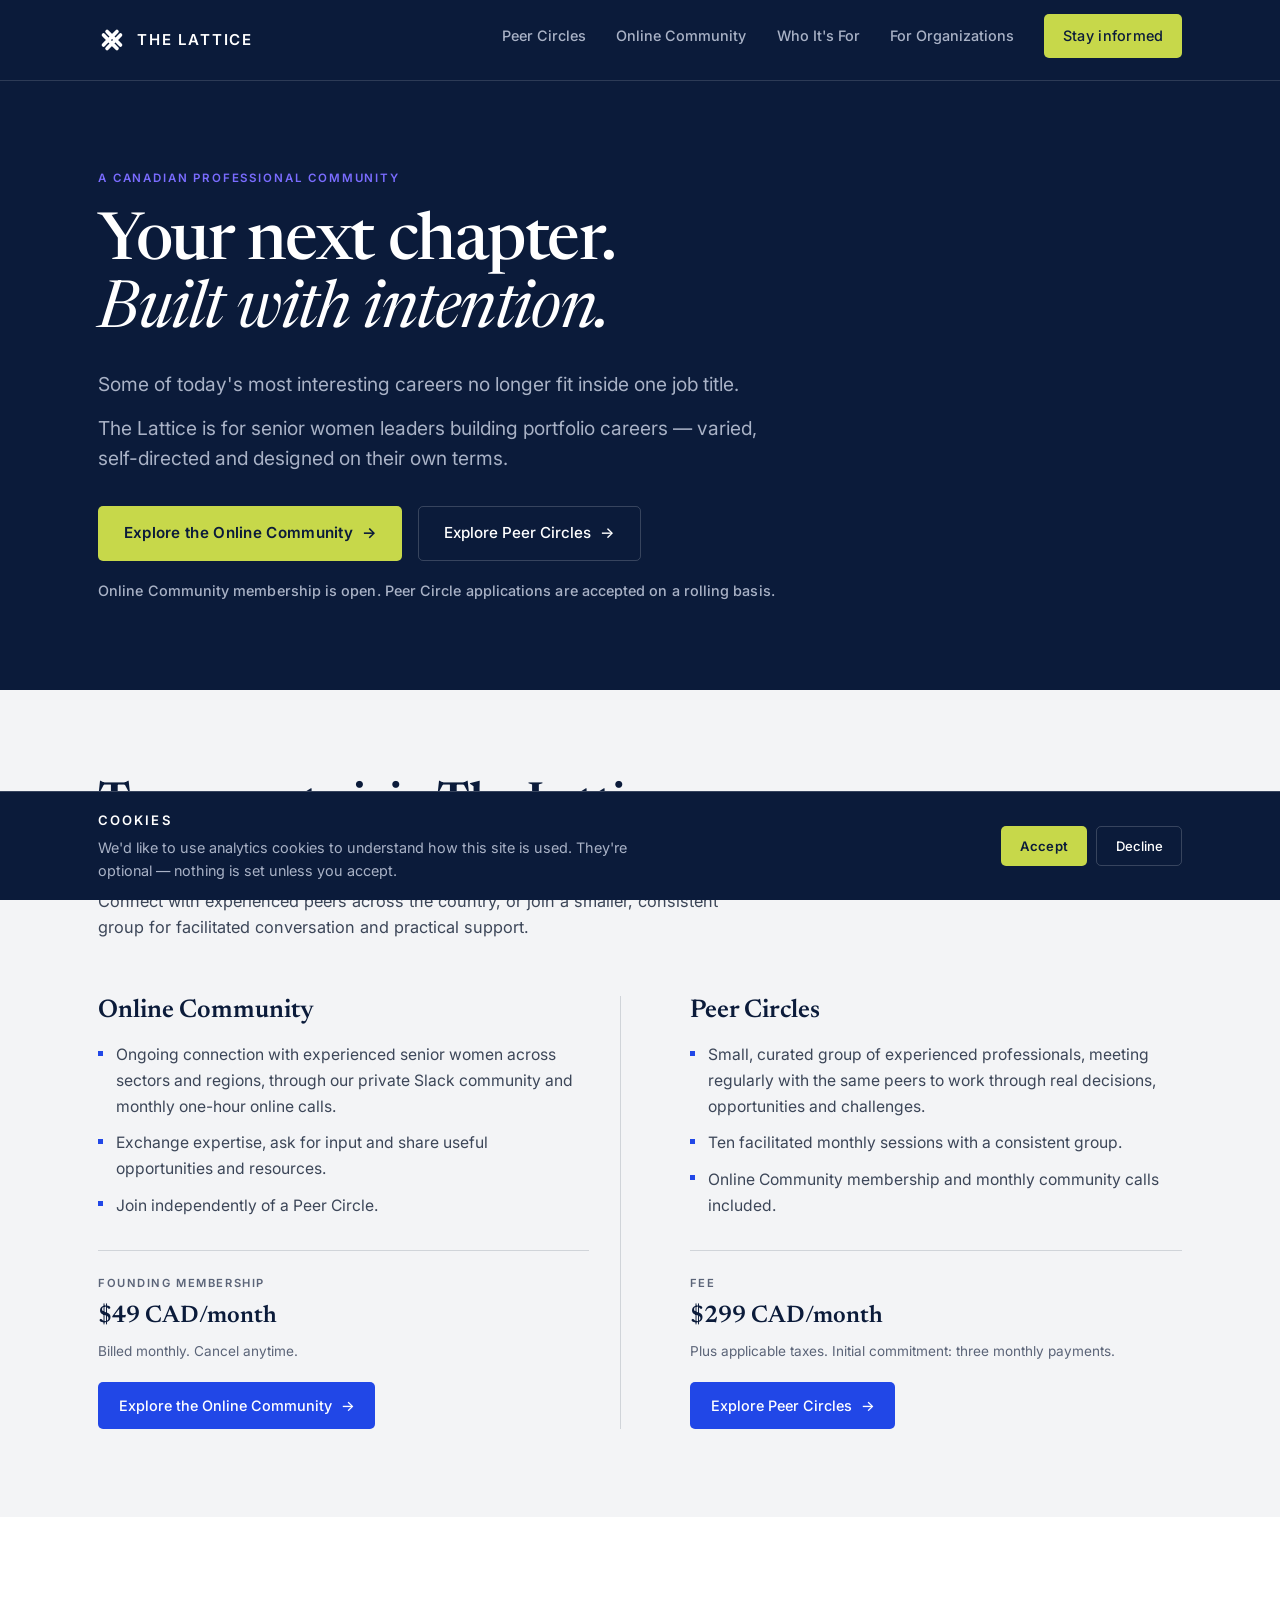
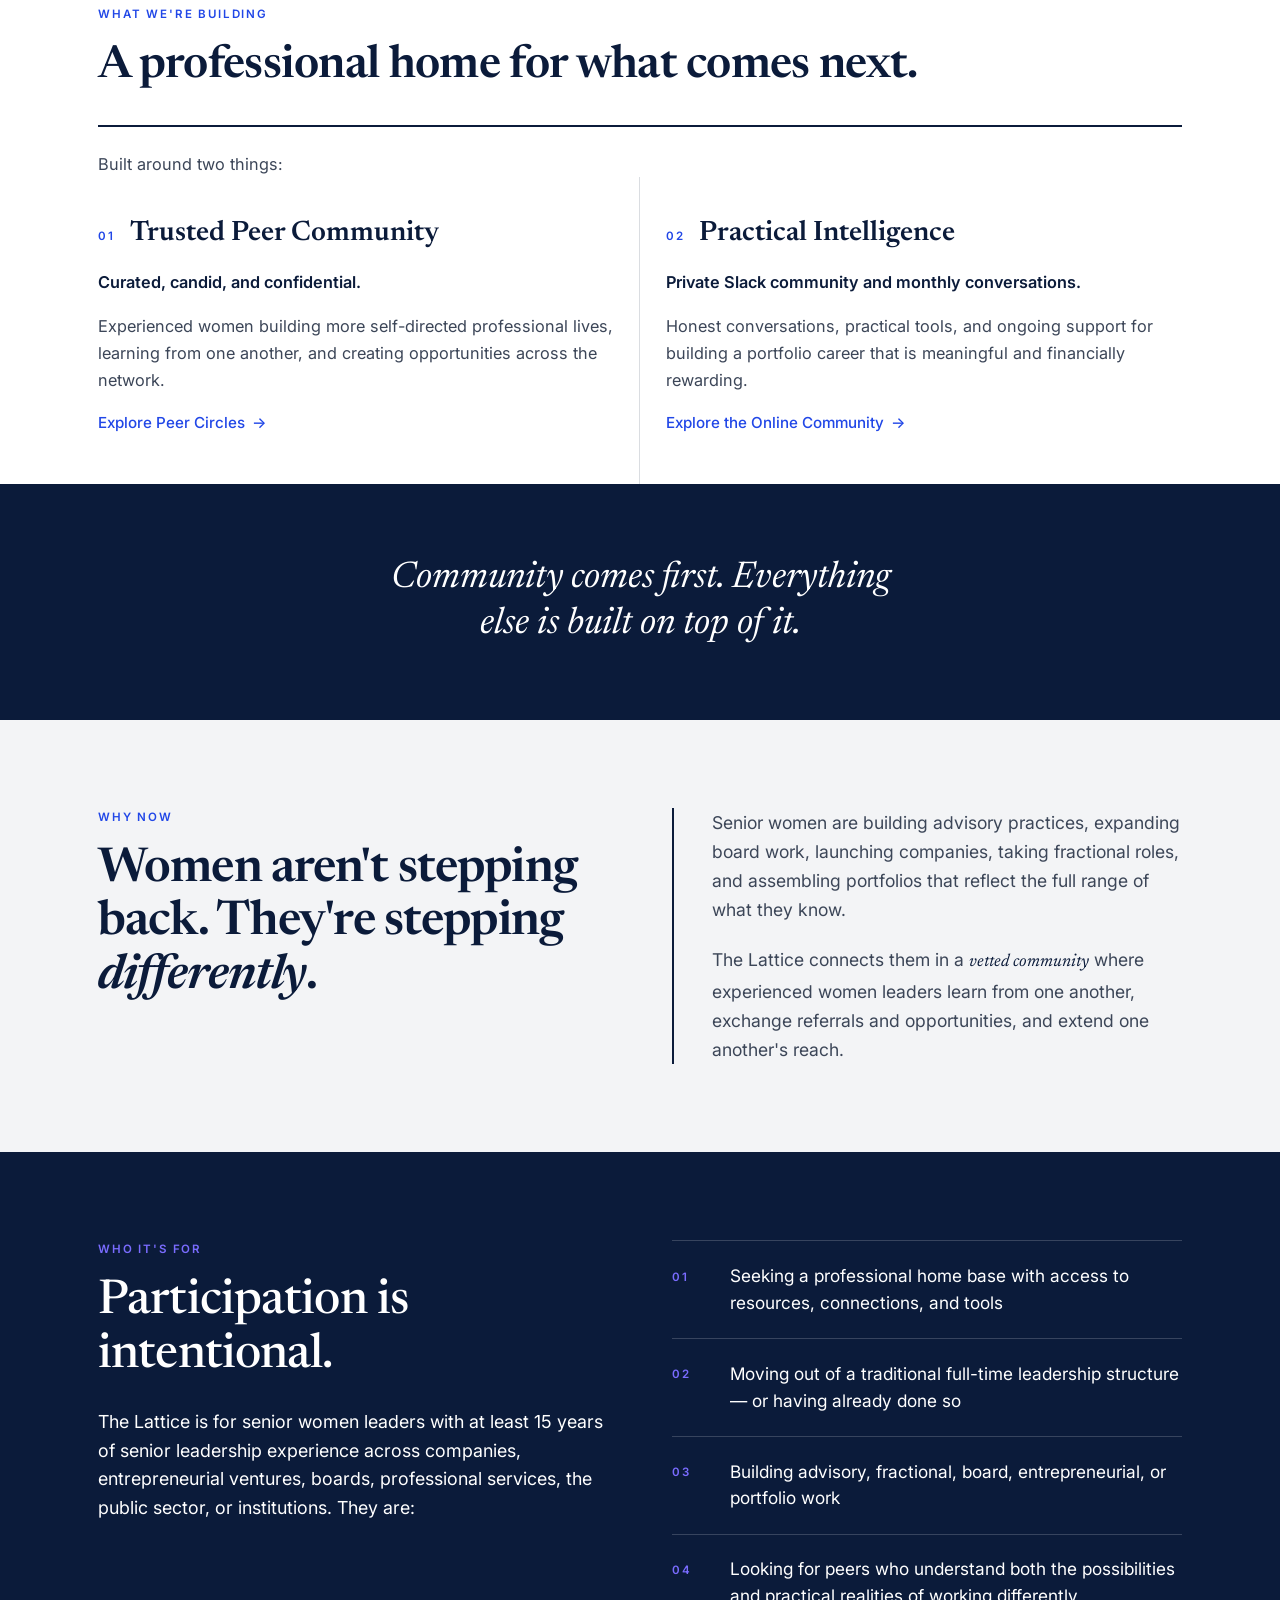
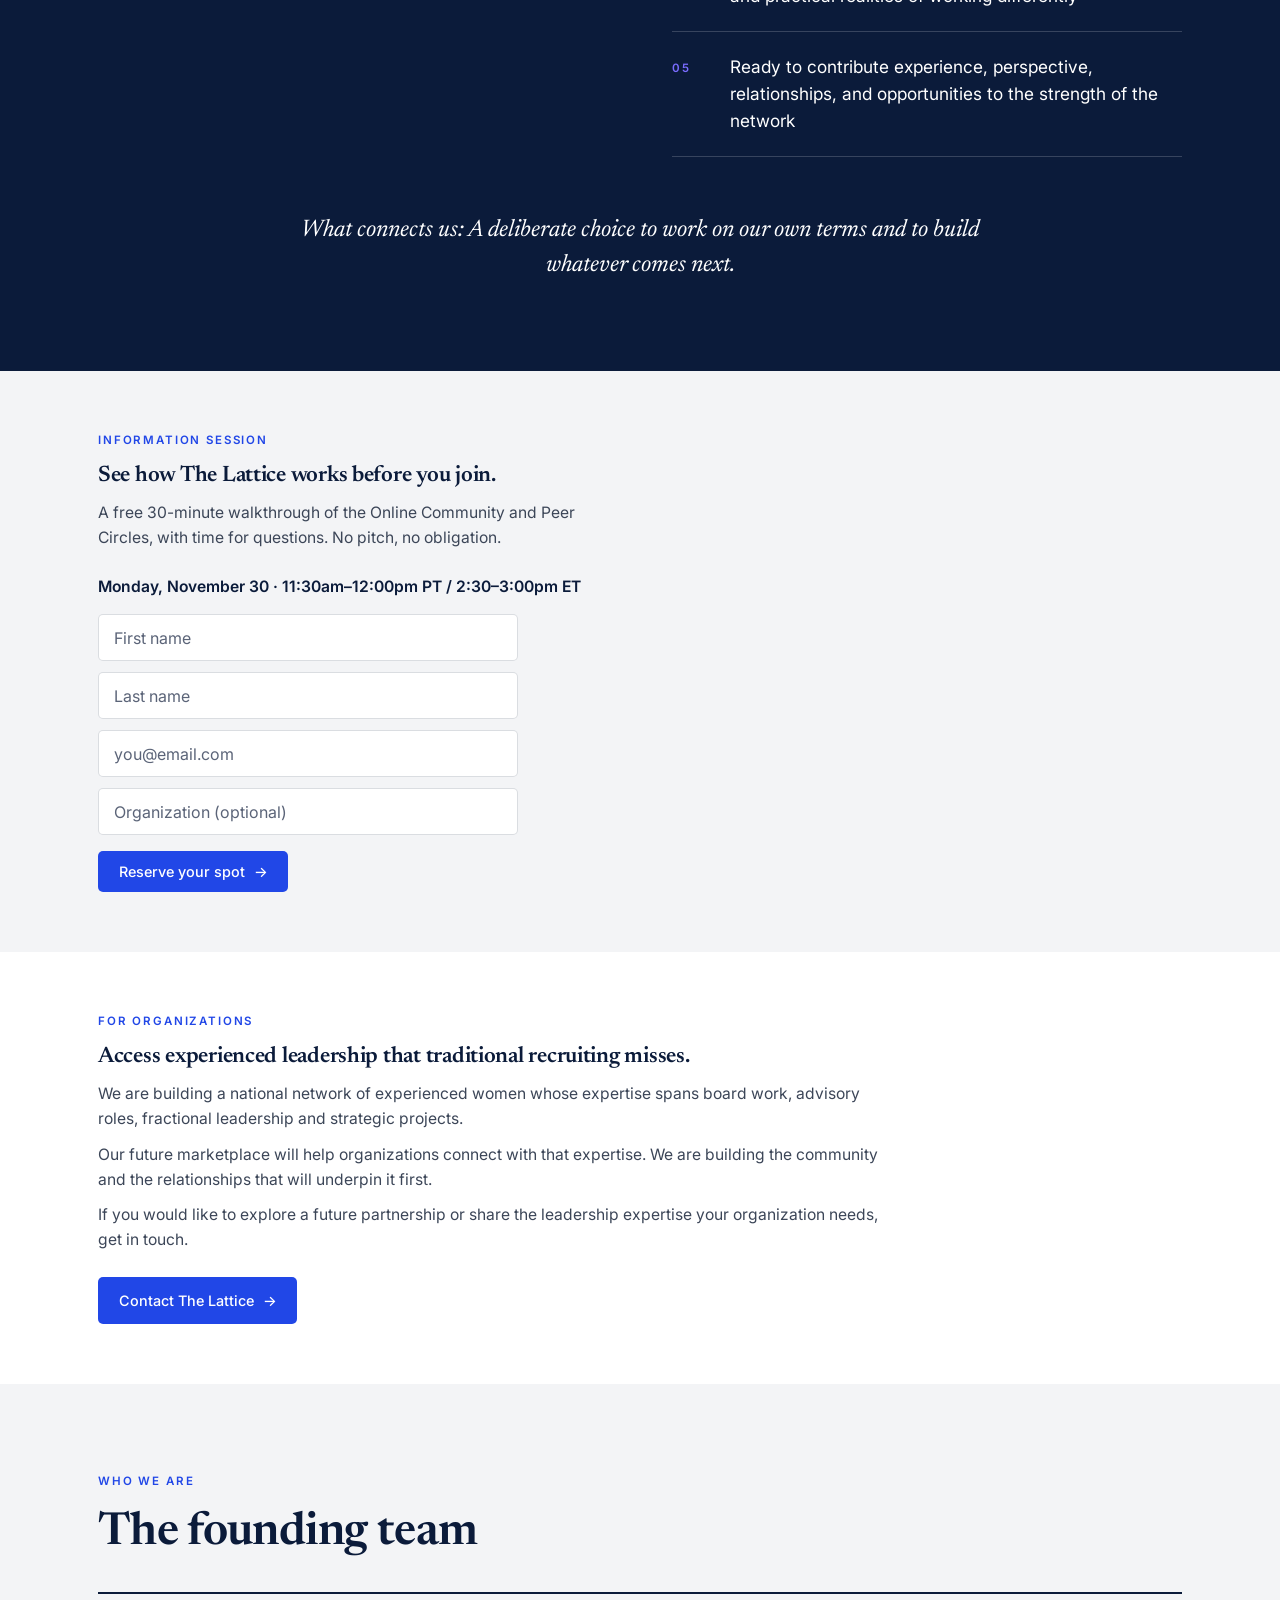
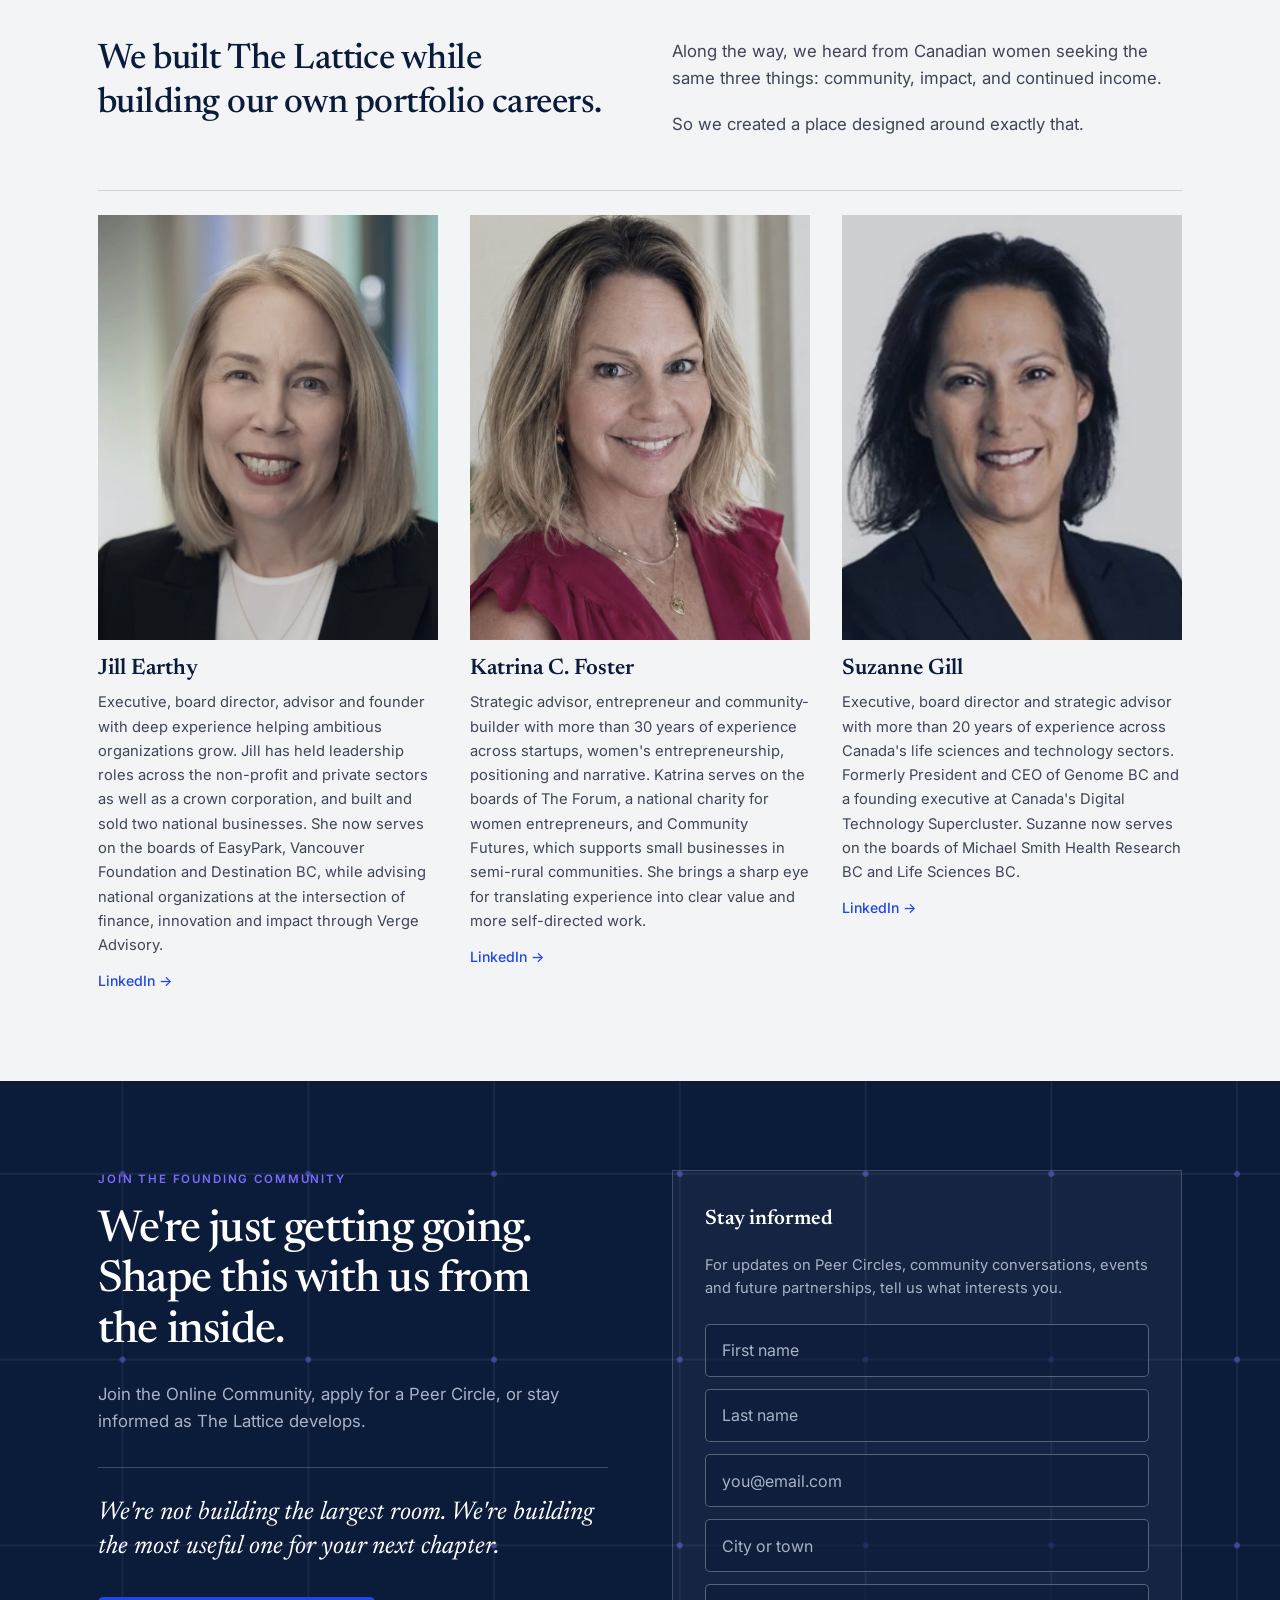
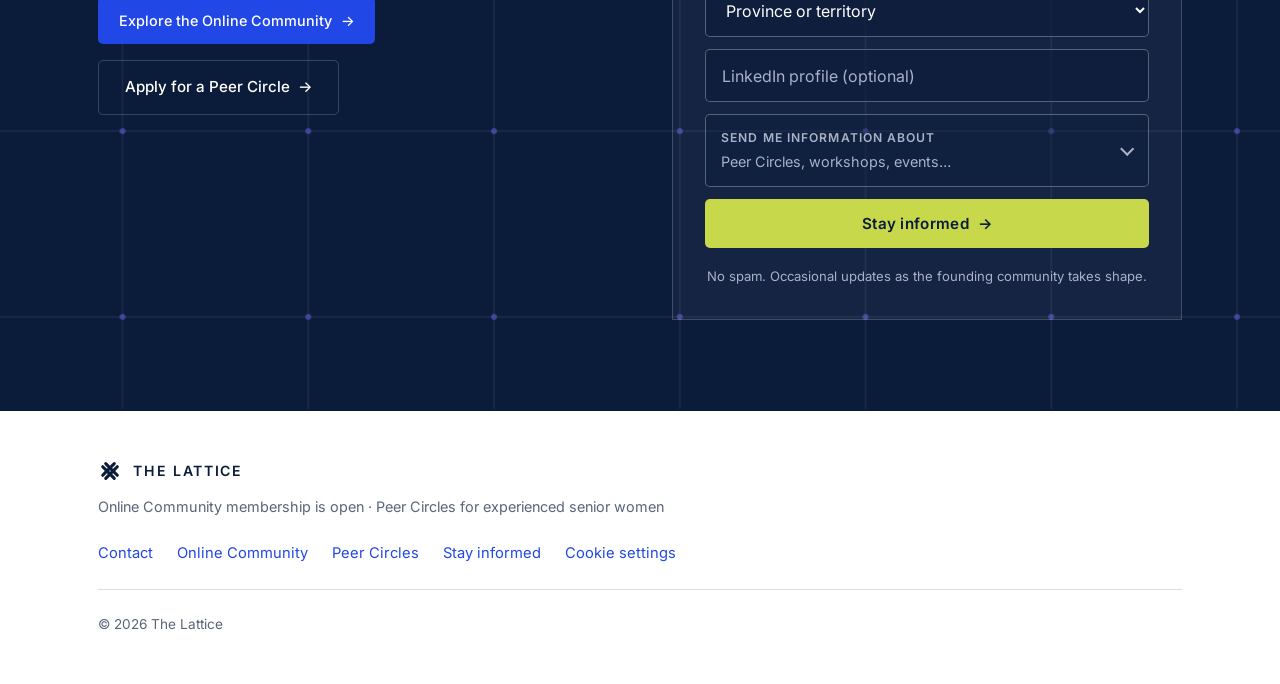
<file: index.html>
<!DOCTYPE html>
<html lang="en-CA">
<head>
  <meta charset="UTF-8" />
  <meta name="viewport" content="width=device-width, initial-scale=1.0" />
  <title>The Lattice | Online Community and Peer Circles for Senior Women Leaders</title>
  <meta name="description" content="A Canadian professional community for senior women building portfolio careers. Join the Online Community or apply for a facilitated Peer Circle." />
  <link rel="canonical" href="https://thelattice.ca/" />

  <!-- Open Graph -->
  <meta property="og:title" content="The Lattice | Online Community and Peer Circles for Senior Women Leaders" />
  <meta property="og:description" content="A Canadian professional community for senior women building portfolio careers. Join the Online Community or apply for a facilitated Peer Circle." />
  <meta property="og:type" content="website" />
  <meta property="og:url" content="https://thelattice.ca/" />
  <meta property="og:site_name" content="The Lattice" />
  <meta property="og:image" content="https://thelattice.ca/assets/the-lattice-social-preview.png" />
  <meta property="og:image:alt" content="The Lattice — Online Community and Peer Circles for senior women leaders" />

  <!-- Twitter -->
  <meta name="twitter:card" content="summary_large_image" />
  <meta name="twitter:title" content="The Lattice | Online Community and Peer Circles for Senior Women Leaders" />
  <meta name="twitter:description" content="A Canadian professional community for senior women building portfolio careers. Join the Online Community or apply for a facilitated Peer Circle." />
  <meta name="twitter:image" content="https://thelattice.ca/assets/the-lattice-social-preview.png" />

  <!-- Fonts: Newsreader (display) + Inter (UI, body, wordmark). Two families only. -->
  <link rel="preconnect" href="https://fonts.googleapis.com" />
  <link rel="preconnect" href="https://fonts.gstatic.com" crossorigin />
  <link href="https://fonts.googleapis.com/css2?family=Newsreader:ital,wght@0,400;0,500;0,600;1,400;1,500&family=Inter:wght@400;500;600&display=swap" rel="stylesheet" />

  <!-- Favicon: the lattice mark, cool white on ink navy -->
  <link rel="icon" href="data:image/svg+xml,%3Csvg xmlns='http://www.w3.org/2000/svg' viewBox='0 0 100 100'%3E%3Crect width='100' height='100' rx='14' fill='%230B1B3A'/%3E%3Cg stroke='%23F3F4F6' stroke-width='12' stroke-linecap='round' fill='none' transform='translate(50,50) rotate(45)'%3E%3Cline x1='-9' y1='-34' x2='-9' y2='1'/%3E%3Cline x1='-9' y1='17' x2='-9' y2='34'/%3E%3Cline x1='9' y1='-34' x2='9' y2='-17'/%3E%3Cline x1='9' y1='-1' x2='9' y2='34'/%3E%3Cline x1='-34' y1='-9' x2='-17' y2='-9'/%3E%3Cline x1='-1' y1='-9' x2='34' y2='-9'/%3E%3Cline x1='-34' y1='9' x2='1' y2='9'/%3E%3Cline x1='17' y1='9' x2='34' y2='9'/%3E%3C/g%3E%3C/svg%3E" />

  <link rel="stylesheet" href="css/brand-tokens.css" />
  <link rel="stylesheet" href="css/styles.css" />
</head>
<body>

  <a class="skip-link" href="#top">Skip to content</a>

  <!-- ============================ HEADER ============================
       Navy, sticky, always visible. flex-wrap with a min-height rather
       than a fixed height, so the nav can wrap at narrow widths. -->
  <header class="site-header">
    <div class="wrap header-inner">
      <a class="brand" href="#top" aria-label="The Lattice — home">
        <svg class="mark" viewBox="0 0 100 100" width="28" height="28" aria-hidden="true">
          <g stroke="currentColor" stroke-width="13" stroke-linecap="round" fill="none" transform="translate(50,50) rotate(45)">
            <line x1="-9" y1="-34" x2="-9" y2="1" /><line x1="-9" y1="17" x2="-9" y2="34" />
            <line x1="9" y1="-34" x2="9" y2="-17" /><line x1="9" y1="-1" x2="9" y2="34" />
            <line x1="-34" y1="-9" x2="-17" y2="-9" /><line x1="-1" y1="-9" x2="34" y2="-9" />
            <line x1="-34" y1="9" x2="1" y2="9" /><line x1="17" y1="9" x2="34" y2="9" />
          </g>
        </svg>
        <span class="wordmark">The Lattice</span>
      </a>
      <nav class="nav-links" aria-label="Primary">
        <a href="/peer-circles">Peer Circles</a>
        <a href="/community">Online Community</a>
        <a href="#who">Who It's For</a>
        <a href="#organizations">For Organizations</a>
        <a class="btn btn-citron btn-sm" href="#join">Stay informed</a>
      </nav>
    </div>
  </header>

  <main id="top">

    <!-- ============================= HERO =============================
         Second attempt: no graphic, no column, no divider — one
         left-aligned stack. The headline is two stacked spans inside a
         single H1 so "Built with intention." sits directly under "Your
         next chapter." at the same left edge. -->
    <section class="hero ground-navy">
      <div class="wrap hero-copy">
        <span class="eyebrow eyebrow-iris">A Canadian professional community</span>
        <h1>
          <span>Your next chapter.</span>
          <span class="hero-line2">Built with intention.</span>
        </h1>
        <p class="hero-deck">Some of today's most interesting careers no longer fit inside one job title.</p>
        <p class="hero-deck">The Lattice is for senior women leaders building portfolio careers &mdash; varied, self-directed and designed on their own terms.</p>
        <div class="hero-cta">
          <a class="btn btn-citron" href="/community">Explore the Online Community <span aria-hidden="true">&rarr;</span></a>
          <a class="btn btn-ghost" href="/peer-circles">Explore Peer Circles <span aria-hidden="true">&rarr;</span></a>
        </div>
        <p class="hero-dates">Online Community membership is open. Peer Circle applications are accepted on a rolling basis.</p>
      </div>
    </section>

    <!-- ===================== TWO WAYS TO JOIN =====================
         Second attempt: open editorial, matching .pillars below — no
         card, no background, no second border fighting the section's
         own. Full detail for each offer now lives on its own page
         (/community, /peer-circles); this is the concise comparison. -->
    <section class="ground-mist" id="ways-to-join">
      <div class="wrap">
        <div class="section-head">
          <div><h2>Two ways to join The Lattice</h2></div>
        </div>
        <p class="ways-intro">Connect with experienced peers across the country, or join a smaller, consistent group for facilitated conversation and practical support.</p>

        <div class="ways-grid">
          <div class="ways-offer">
            <h3>Online Community</h3>
            <ul class="ways-list">
              <li>Ongoing connection with experienced senior women across sectors and regions, through our private Slack community and monthly one-hour online calls.</li>
              <li>Exchange expertise, ask for input and share useful opportunities and resources.</li>
              <li>Join independently of a Peer Circle.</li>
            </ul>
            <div class="ways-price">
              <span class="ways-price-label">Founding membership</span>
              <span class="ways-price-value">$49 CAD/month</span>
              <span class="ways-price-note">Billed monthly. Cancel anytime.</span>
            </div>
            <a class="btn btn-cobalt ways-cta" href="/community">Explore the Online Community <span aria-hidden="true">&rarr;</span></a>
          </div>
          <div class="ways-offer">
            <h3>Peer Circles</h3>
            <ul class="ways-list">
              <li>Small, curated group of experienced professionals, meeting regularly with the same peers to work through real decisions, opportunities and challenges.</li>
              <li>Ten facilitated monthly sessions with a consistent group.</li>
              <li>Online Community membership and monthly community calls included.</li>
            </ul>
            <div class="ways-price">
              <span class="ways-price-label">Fee</span>
              <span class="ways-price-value">$299 CAD/month</span>
              <span class="ways-price-note">Plus applicable taxes. Initial commitment: three monthly payments.</span>
            </div>
            <a class="btn btn-cobalt ways-cta" href="/peer-circles">Explore Peer Circles <span aria-hidden="true">&rarr;</span></a>
          </div>
        </div>
      </div>
    </section>

    <!-- ====================== WHAT WE'RE BUILDING ======================
         White, closing on a full-bleed navy pull-quote band. -->
    <section class="building ground-white" id="building">
      <div class="wrap">
        <div class="section-head">
          <div>
            <span class="eyebrow">What We're Building</span>
            <h2>A professional home for what comes next.</h2>
          </div>
        </div>
        <p class="ways-intro">Built around two things:</p>

        <!-- These two columns describe what the community is worth. They are
             not purchase paths — full detail for each lives on its own page. -->
        <div class="pillars" data-stack>
          <div class="pillar">
            <div class="block-head"><span class="numeral">01</span><h3>Trusted Peer Community</h3></div>
            <p class="lead-line">Curated, candid, and confidential.</p>
            <p>Experienced women building more self-directed professional lives, learning from one another, and creating opportunities across the network.</p>
            <a class="text-link" href="/peer-circles">Explore Peer Circles <span aria-hidden="true">&rarr;</span></a>
          </div>
          <div class="pillar">
            <div class="block-head"><span class="numeral">02</span><h3>Practical Intelligence</h3></div>
            <p class="lead-line">Private Slack community and monthly conversations.</p>
            <p>Honest conversations, practical tools, and ongoing support for building a portfolio career that is meaningful and financially rewarding.</p>
            <a class="text-link" href="/community">Explore the Online Community <span aria-hidden="true">&rarr;</span></a>
          </div>
        </div>
      </div>

      <div class="pull-band ground-navy">
        <p class="pull">Community comes first. Everything else is built on top of it.</p>
      </div>
    </section>

    <!-- ============================ WHY NOW ============================ -->
    <section class="why ground-mist">
      <div class="wrap two-col">
        <div>
          <span class="eyebrow">Why Now</span>
          <h2 class="statement">Women aren't stepping back. They're stepping <em>differently</em>.</h2>
        </div>
        <div class="ruled-body">
          <p>Senior women are building advisory practices, expanding board work, launching companies, taking fractional roles, and assembling portfolios that reflect the full range of what they know.</p>
          <p>The Lattice connects them in a <span class="inline-display">vetted community</span> where experienced women leaders learn from one another, exchange referrals and opportunities, and extend one another's reach.</p>
        </div>
      </div>
    </section>

    <!-- ========================== WHO IT'S FOR ========================== -->
    <section class="who ground-navy" id="who">
      <div class="wrap">
        <div class="two-col">
          <div>
            <span class="eyebrow eyebrow-iris">Who It's For</span>
            <h2 class="statement statement-light">Participation is intentional.</h2>
            <p class="who-intro">The Lattice is for senior women leaders with at least 15 years of senior leadership experience across companies, entrepreneurial ventures, boards, professional services, the public sector, or institutions. They are:</p>
          </div>

          <ol class="who-list">
            <li>Seeking a professional home base with access to resources, connections, and tools</li>
            <li>Moving out of a traditional full-time leadership structure &mdash; or having already done so</li>
            <li>Building advisory, fractional, board, entrepreneurial, or portfolio work</li>
            <li>Looking for peers who understand both the possibilities and practical realities of working differently</li>
            <li>Ready to contribute experience, perspective, relationships, and opportunities to the strength of the network</li>
          </ol>
        </div>

        <p class="who-close">What connects us: A deliberate choice to work on our own terms and to build whatever comes next.</p>
      </div>
    </section>

    <!-- ===================== INFORMATION SESSION =====================
         Evergreen slot: eyebrow/heading/body never change. Monthly upkeep
         is the date line below the heading, plus the matching date, Meet
         link and calendar link in js/info-session.js's SESSION object.
         The form gates the Meet link on purpose — Katrina and Jill need
         to know who's coming to follow up afterward; the earlier open
         link gave them no way to do that. Submissions land in Netlify →
         Forms under "information-session", kept separate from
         general-interest so it stays its own exportable list. -->
    <section class="info-session ground-mist" id="info-session">
      <div class="wrap">
        <div class="info-session-panel">
          <span class="eyebrow">Information Session</span>
          <h2 class="org-heading">See how The Lattice works before you join.</h2>
          <p class="org-body">A free 30-minute walkthrough of the Online Community and Peer Circles, with time for questions. No pitch, no obligation.</p>
          <p class="info-session-date">Monday, November 30 &middot; 11:30am&ndash;12:00pm PT / 2:30&ndash;3:00pm ET</p>

          <div id="info-session-slot">
            <form class="info-session-form" name="information-session" method="POST" data-netlify="true" netlify-honeypot="bot-field">
              <input type="hidden" name="form-name" value="information-session" />
              <p class="hp"><label>Don't fill this out: <input name="bot-field" tabindex="-1" autocomplete="off" /></label></p>

              <input type="text" name="first-name" placeholder="First name" aria-label="First name" autocomplete="given-name" required />
              <input type="text" name="last-name" placeholder="Last name" aria-label="Last name" autocomplete="family-name" required />
              <input type="email" name="email" placeholder="you@email.com" aria-label="Email address" autocomplete="email" required />
              <input type="text" name="organization" placeholder="Organization (optional)" aria-label="Organization, optional" autocomplete="organization" />

              <button class="btn btn-cobalt" type="submit">Reserve your spot <span aria-hidden="true">&rarr;</span></button>
            </form>
          </div>
        </div>
      </div>
    </section>

    <!-- ======================== FOR ORGANIZATIONS ========================
         A single bordered panel, deliberately smaller in footprint than the
         surrounding sections. Light ground, so the CTA is cobalt — never citron. -->
    <section class="orgs ground-white" id="organizations">
      <div class="wrap">
        <div class="org-panel org-panel-stack">
          <span class="eyebrow">For Organizations</span>
          <h2 class="org-heading">Access experienced leadership that traditional recruiting misses.</h2>
          <p class="org-body">We are building a national network of experienced women whose expertise spans board work, advisory roles, fractional leadership and strategic projects.</p>
          <p class="org-body">Our future marketplace will help organizations connect with that expertise. We are building the community and the relationships that will underpin it first.</p>
          <p class="org-body">If you would like to explore a future partnership or share the leadership expertise your organization needs, get in touch.</p>
          <p class="org-cta">
            <a class="btn btn-cobalt" href="mailto:hello@thelattice.ca">Contact The Lattice <span aria-hidden="true">&rarr;</span></a>
          </p>
        </div>
      </div>
    </section>

    <!-- =========================== WHO WE ARE =========================== -->
    <section class="whoweare ground-mist" id="whoweare">
      <div class="wrap">
        <div class="section-head">
          <div>
            <span class="eyebrow">Who We Are</span>
            <h2>The founding team</h2>
          </div>
        </div>

        <div class="two-col whoweare-intro">
          <p class="statement-sm">We built The Lattice while building our own portfolio careers.</p>
          <div>
            <p>Along the way, we heard from Canadian women seeking the same three things: community, impact, and continued income.</p>
            <p>So we created a place designed around exactly that.</p>
          </div>
        </div>

        <!-- The three portraits come from three different photographers. The
             shared wash in .founder-photo is what makes them read as one set;
             it is applied in CSS so it can be tuned without touching the files.
             Originals live in ~/Documents/The Lattice/Brand/Photos/. -->
        <div class="founders">
          <div class="founder">
            <div class="founder-photo">
              <img src="assets/founders/jill-earthy.webp" width="800" height="1000"
                   loading="lazy" decoding="async" alt="Portrait of Jill Earthy" />
            </div>
            <h3 class="founder-name">Jill Earthy</h3>
            <p class="founder-bio">Executive, board director, advisor and founder with deep experience helping ambitious organizations grow. Jill has held leadership roles across the non-profit and private sectors as well as a crown corporation, and built and sold two national businesses. She now serves on the boards of EasyPark, Vancouver Foundation and Destination BC, while advising national organizations at the intersection of finance, innovation and impact through Verge Advisory.</p>
            <a class="text-link-sm" href="https://www.linkedin.com/in/jillearthy/" target="_blank" rel="noopener noreferrer">LinkedIn <span aria-hidden="true">&rarr;</span></a>
          </div>
          <div class="founder">
            <div class="founder-photo">
              <img src="assets/founders/katrina-c-foster.webp" width="775" height="968"
                   loading="lazy" decoding="async" alt="Portrait of Katrina C. Foster" />
            </div>
            <h3 class="founder-name">Katrina C. Foster</h3>
            <p class="founder-bio">Strategic advisor, entrepreneur and community-builder with more than 30 years of experience across startups, women's entrepreneurship, positioning and narrative. Katrina serves on the boards of The Forum, a national charity for women entrepreneurs, and Community Futures, which supports small businesses in semi-rural communities. She brings a sharp eye for translating experience into clear value and more self-directed work.</p>
            <a class="text-link-sm" href="https://www.linkedin.com/in/katrinafoster/" target="_blank" rel="noopener noreferrer">LinkedIn <span aria-hidden="true">&rarr;</span></a>
          </div>
          <div class="founder">
            <!-- Source is a 400x400 crop, so this asset is 320x400 rather than
                 the 800x1000 the other two carry. Replace if a larger original
                 turns up; the markup does not need to change. -->
            <div class="founder-photo">
              <img src="assets/founders/suzanne-gill.webp" width="320" height="400"
                   loading="lazy" decoding="async" alt="Portrait of Suzanne Gill" />
            </div>
            <h3 class="founder-name">Suzanne Gill</h3>
            <p class="founder-bio">Executive, board director and strategic advisor with more than 20 years of experience across Canada's life sciences and technology sectors. Formerly President and CEO of Genome BC and a founding executive at Canada's Digital Technology Supercluster. Suzanne now serves on the boards of Michael Smith Health Research BC and Life Sciences BC.</p>
            <a class="text-link-sm" href="https://www.linkedin.com/in/suzanne-gill-8507428/" target="_blank" rel="noopener noreferrer">LinkedIn <span aria-hidden="true">&rarr;</span></a>
          </div>
        </div>

        <!-- The Advisory subsection is held back for a later release. Its
             markup — heading, hairline and the three-column advisor grid —
             is in git history; the styles it needs are still in styles.css
             under "Advisory", so restoring it is markup only.
             Note for when it returns: one advisor's name was supplied as
             "Behzahler" while their LinkedIn slug reads "bezahler". Confirm
             the spelling before publishing it. -->
      </div>
    </section>

    <!-- ==================== JOIN THE FOUNDING COMMUNITY ====================
         Navy, over a repeating lattice texture. -->
    <section class="join ground-navy" id="join">
      <svg class="join-texture" viewBox="0 0 1200 700" preserveAspectRatio="xMidYMid slice" aria-hidden="true">
        <defs>
          <pattern id="latticeJoin" width="140" height="140" patternUnits="userSpaceOnUse">
            <path d="M70 0 V140 M0 70 H140" stroke="#F3F4F6" stroke-width="1" opacity="0.08" />
            <circle cx="70" cy="70" r="2.2" fill="#7A6CFF" opacity="0.45" />
          </pattern>
        </defs>
        <rect width="1200" height="700" fill="url(#latticeJoin)" />
      </svg>

      <div class="wrap two-col join-grid">
        <div>
          <span class="eyebrow eyebrow-iris">Join the Founding Community</span>
          <h2 class="statement statement-light statement-join">We're just getting going. Shape this with us from the inside.</h2>
          <p class="join-body">Join the Online Community, apply for a Peer Circle, or stay informed as The Lattice develops.</p>
          <p class="join-pitch">We're not building the largest room. We're building the most useful one for your next chapter.</p>
          <!-- Membership gets primary/secondary emphasis — cobalt for the
               Online Community (the lower-commitment, open path), ghost for
               Peer Circles (the facilitated, higher-commitment path). -->
          <div class="join-ctas">
            <a class="btn btn-cobalt" href="/community">Explore the Online Community <span aria-hidden="true">&rarr;</span></a>
            <a class="btn btn-ghost" href="/apply">Apply for a Peer Circle <span aria-hidden="true">&rarr;</span></a>
          </div>
        </div>

        <!-- Netlify Forms: submissions land in Netlify → Forms.
             The honeypot field is hidden in CSS (.hp), not with [hidden]. -->
        <div class="form-panel" id="form-panel">
          <p class="form-heading">Stay informed</p>
          <p class="form-subhead">For updates on Peer Circles, community conversations, events and future partnerships, tell us what interests you.</p>
          <!-- novalidate is added by js/main.js at runtime, not here. In the markup it
               disabled the browser's own required-field check for anyone whose JS did
               not run, which is how 23 submissions arrived with an email and no name. -->
          <form class="signup" name="general-interest" method="POST" data-netlify="true" netlify-honeypot="bot-field">
            <input type="hidden" name="form-name" value="general-interest" />
            <p class="hp"><label>Don't fill this out: <input name="bot-field" tabindex="-1" autocomplete="off" /></label></p>

            <div class="field">
              <input type="text" id="first-name" name="first-name" placeholder="First name" aria-label="First name"
                     autocomplete="given-name" required aria-describedby="first-name-error" />
              <p class="error-text" id="first-name-error" role="alert"></p>
            </div>

            <div class="field">
              <input type="text" id="last-name" name="last-name" placeholder="Last name" aria-label="Last name"
                     autocomplete="family-name" required aria-describedby="last-name-error" />
              <p class="error-text" id="last-name-error" role="alert"></p>
            </div>

            <div class="field">
              <input type="email" id="email" name="email" placeholder="you@email.com" aria-label="Email address"
                     autocomplete="email" required aria-describedby="email-error" />
              <p class="error-text" id="email-error" role="alert"></p>
            </div>

            <div class="field">
              <input type="text" id="city" name="city" placeholder="City or town" aria-label="City or town"
                     autocomplete="address-level2" required aria-describedby="city-error" />
              <p class="error-text" id="city-error" role="alert"></p>
            </div>

            <div class="field">
              <select id="province" name="province" aria-label="Province or territory"
                      required aria-describedby="province-error">
                <option value="" disabled selected>Province or territory</option>
                <option value="Alberta">Alberta</option>
                <option value="British Columbia">British Columbia</option>
                <option value="Manitoba">Manitoba</option>
                <option value="New Brunswick">New Brunswick</option>
                <option value="Newfoundland and Labrador">Newfoundland and Labrador</option>
                <option value="Northwest Territories">Northwest Territories</option>
                <option value="Nova Scotia">Nova Scotia</option>
                <option value="Nunavut">Nunavut</option>
                <option value="Ontario">Ontario</option>
                <option value="Prince Edward Island">Prince Edward Island</option>
                <option value="Quebec">Quebec</option>
                <option value="Saskatchewan">Saskatchewan</option>
                <option value="Yukon">Yukon</option>
              </select>
              <p class="error-text" id="province-error" role="alert"></p>
            </div>

            <div class="field">
              <input type="url" id="linkedin" name="linkedin" placeholder="LinkedIn profile (optional)"
                     aria-label="LinkedIn profile, optional" autocomplete="url" />
            </div>

            <!-- Both groups start closed. The summary line carries the options
                 when nothing is ticked and the selections once they are, so the
                 form reads short without hiding what it asks. -->
            <details class="field-group" id="group-interest">
              <summary>
                <span class="fg-text">
                  <span class="fg-title">Send me information about</span>
                  <span class="fg-state is-empty" id="interest-summary">Peer Circles, workshops, events&hellip;</span>
                </span>
                <span class="fg-chev" aria-hidden="true"></span>
              </summary>
              <div class="fg-body">
                <!-- No section CTA currently sets data-interest (Peer Circles and
                     Online Community both link out to their own pages now), but
                     js/main.js still ticks a box when one carries that attribute
                     matching a value here — wire a future CTA up the same way. -->
                <label class="check"><input type="checkbox" name="interest" value="Peer Circles" /><span>Peer Circles</span></label>
                <label class="check"><input type="checkbox" name="interest" value="Online Community" /><span>Online Community</span></label>
                <label class="check"><input type="checkbox" name="interest" value="Online workshops" /><span>Online workshops</span></label>
                <label class="check"><input type="checkbox" name="interest" value="In-person events" /><span>In-person events</span></label>
                <label class="check"><input type="checkbox" name="interest" value="General resources" /><span>General resources</span></label>
                <label class="check"><input type="checkbox" name="interest" value="Partner as an organization" /><span>Partner as an organization</span></label>
              </div>
            </details>

            <button class="btn btn-citron btn-block" type="submit">Stay informed <span aria-hidden="true">&rarr;</span></button>
            <p class="fineprint">No spam. Occasional updates as the founding community takes shape.</p>
          </form>
        </div>
      </div>
    </section>

  </main>

  <!-- ============================ FOOTER ============================ -->
  <footer class="site-footer">
    <div class="wrap footer-inner">
      <div>
        <div class="f-brand">
          <svg class="mark" viewBox="0 0 100 100" width="24" height="24" aria-hidden="true">
            <g stroke="currentColor" stroke-width="13" stroke-linecap="round" fill="none" transform="translate(50,50) rotate(45)">
              <line x1="-9" y1="-34" x2="-9" y2="1" /><line x1="-9" y1="17" x2="-9" y2="34" />
              <line x1="9" y1="-34" x2="9" y2="-17" /><line x1="9" y1="-1" x2="9" y2="34" />
              <line x1="-34" y1="-9" x2="-17" y2="-9" /><line x1="-1" y1="-9" x2="34" y2="-9" />
              <line x1="-34" y1="9" x2="1" y2="9" /><line x1="17" y1="9" x2="34" y2="9" />
            </g>
          </svg>
          <span class="wordmark">The Lattice</span>
        </div>
        <p class="f-dates">Online Community membership is open · Peer Circles for experienced senior women</p>
      </div>
      <nav class="f-links" aria-label="Footer">
        <a href="mailto:hello@thelattice.ca">Contact</a>
        <a href="/community">Online Community</a>
        <a href="/peer-circles">Peer Circles</a>
        <a href="#join">Stay informed</a>
        <a href="#" id="consent-reopen">Cookie settings</a>
      </nav>
      <p class="copyright">© 2026 The Lattice</p>
    </div>
  </footer>

  <!-- ======================= COOKIE CONSENT =======================
       Hidden until analytics.js decides whether a choice is still needed.
       No analytics script loads before Accept is clicked. -->
  <div class="consent" id="consent" role="region" aria-label="Cookie consent" hidden>
    <div class="wrap consent-inner">
      <div>
        <p class="consent-title">Cookies</p>
        <p class="consent-text">
          We'd like to use analytics cookies to understand how this site is used.
          They're optional — nothing is set unless you accept.
        </p>
      </div>
      <div class="consent-actions">
        <button class="btn btn-citron btn-sm" type="button" id="consent-accept">Accept</button>
        <button class="btn btn-ghost btn-sm" type="button" id="consent-decline">Decline</button>
      </div>
    </div>
  </div>

  <script src="js/analytics.js"></script>
  <script src="js/main.js"></script>
  <script src="js/info-session.js"></script>
</body>
</html>
</file>
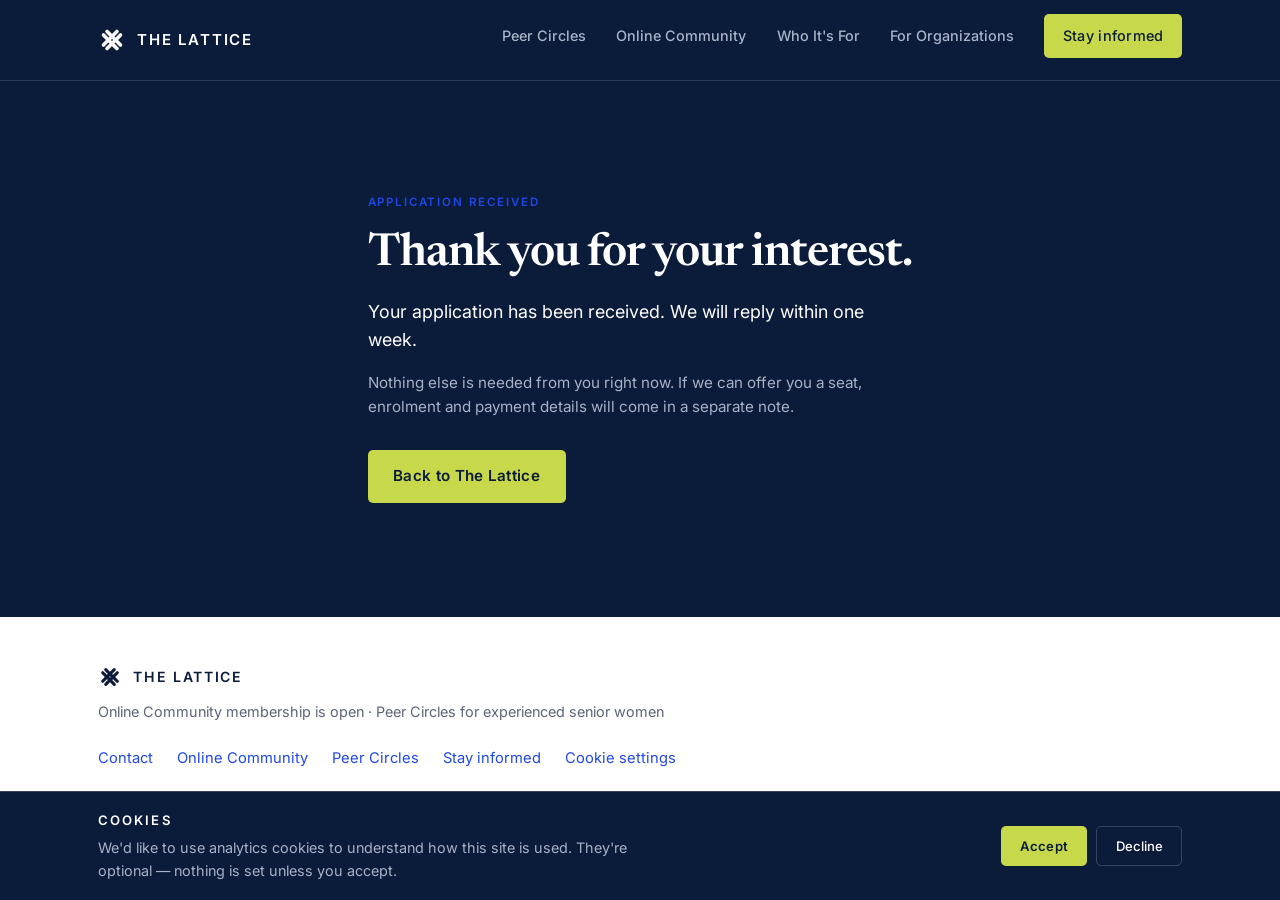
<file: application-received/index.html>
<!DOCTYPE html>
<html lang="en-CA">
<head>
  <meta charset="UTF-8" />
  <meta name="viewport" content="width=device-width, initial-scale=1.0" />
  <title>Application received | The Lattice</title>
  <meta name="description" content="Your Peer Circle application has been received. The Lattice will reply within one week." />

  <!-- A confirmation someone lands on once. Keep it out of search results
       so it never turns up as an entry point. -->
  <meta name="robots" content="noindex, follow" />

  <link rel="preconnect" href="https://fonts.googleapis.com" />
  <link rel="preconnect" href="https://fonts.gstatic.com" crossorigin />
  <link href="https://fonts.googleapis.com/css2?family=Newsreader:ital,wght@0,400;0,500;0,600;1,400;1,500&family=Inter:wght@400;500;600&display=swap" rel="stylesheet" />

  <link rel="icon" href="data:image/svg+xml,%3Csvg xmlns='http://www.w3.org/2000/svg' viewBox='0 0 100 100'%3E%3Crect width='100' height='100' rx='14' fill='%230B1B3A'/%3E%3Cg stroke='%23F3F4F6' stroke-width='12' stroke-linecap='round' fill='none' transform='translate(50,50) rotate(45)'%3E%3Cline x1='-9' y1='-34' x2='-9' y2='1'/%3E%3Cline x1='-9' y1='17' x2='-9' y2='34'/%3E%3Cline x1='9' y1='-34' x2='9' y2='-17'/%3E%3Cline x1='9' y1='-1' x2='9' y2='34'/%3E%3Cline x1='-34' y1='-9' x2='-17' y2='-9'/%3E%3Cline x1='-1' y1='-9' x2='34' y2='-9'/%3E%3Cline x1='-34' y1='9' x2='1' y2='9'/%3E%3Cline x1='17' y1='9' x2='34' y2='9'/%3E%3C/g%3E%3C/svg%3E" />

  <link rel="stylesheet" href="/css/brand-tokens.css" />
  <link rel="stylesheet" href="/css/styles.css" />
  <link rel="stylesheet" href="/css/apply.css" />
</head>
<body>

  <a class="skip-link" href="#top">Skip to content</a>

  <header class="site-header">
    <div class="wrap header-inner">
      <a class="brand" href="/" aria-label="The Lattice — home">
        <svg class="mark" viewBox="0 0 100 100" width="28" height="28" aria-hidden="true">
          <g stroke="currentColor" stroke-width="13" stroke-linecap="round" fill="none" transform="translate(50,50) rotate(45)">
            <line x1="-9" y1="-34" x2="-9" y2="1" /><line x1="-9" y1="17" x2="-9" y2="34" />
            <line x1="9" y1="-34" x2="9" y2="-17" /><line x1="9" y1="-1" x2="9" y2="34" />
            <line x1="-34" y1="-9" x2="-17" y2="-9" /><line x1="-1" y1="-9" x2="34" y2="-9" />
            <line x1="-34" y1="9" x2="1" y2="9" /><line x1="17" y1="9" x2="34" y2="9" />
          </g>
        </svg>
        <span class="wordmark">The Lattice</span>
      </a>
      <nav class="nav-links" aria-label="Primary">
        <a href="/peer-circles">Peer Circles</a>
        <a href="/community">Online Community</a>
        <a href="/#who">Who It's For</a>
        <a href="/#organizations">For Organizations</a>
        <a class="btn btn-citron btn-sm" href="/#join">Stay informed</a>
      </nav>
    </div>
  </header>

  <main id="top">
    <section class="received ground-navy">
      <div class="wrap received-inner">
        <span class="eyebrow">Application received</span>
        <h1>Thank you for your interest.</h1>
        <p class="received-lede">
          Your application has been received. We will reply within one week.
        </p>
        <p class="received-note">
          Nothing else is needed from you right now. If we can offer you a seat,
          enrolment and payment details will come in a separate note.
        </p>
        <div class="received-actions">
          <a class="btn btn-citron" href="/">Back to The Lattice</a>
        </div>
      </div>
    </section>
  </main>

  <footer class="site-footer">
    <div class="wrap footer-inner">
      <div>
        <div class="f-brand">
          <svg class="mark" viewBox="0 0 100 100" width="24" height="24" aria-hidden="true">
            <g stroke="currentColor" stroke-width="13" stroke-linecap="round" fill="none" transform="translate(50,50) rotate(45)">
              <line x1="-9" y1="-34" x2="-9" y2="1" /><line x1="-9" y1="17" x2="-9" y2="34" />
              <line x1="9" y1="-34" x2="9" y2="-17" /><line x1="9" y1="-1" x2="9" y2="34" />
              <line x1="-34" y1="-9" x2="-17" y2="-9" /><line x1="-1" y1="-9" x2="34" y2="-9" />
              <line x1="-34" y1="9" x2="1" y2="9" /><line x1="17" y1="9" x2="34" y2="9" />
            </g>
          </svg>
          <span class="wordmark">The Lattice</span>
        </div>
        <p class="f-dates">Online Community membership is open · Peer Circles for experienced senior women</p>
      </div>
      <nav class="f-links" aria-label="Footer">
        <a href="mailto:hello@thelattice.ca">Contact</a>
        <a href="/community">Online Community</a>
        <a href="/peer-circles">Peer Circles</a>
        <a href="/#join">Stay informed</a>
        <a href="#" id="consent-reopen">Cookie settings</a>
      </nav>
      <p class="copyright">© 2026 The Lattice</p>
    </div>
  </footer>

  <div class="consent" id="consent" role="region" aria-label="Cookie consent" hidden>
    <div class="wrap consent-inner">
      <div>
        <p class="consent-title">Cookies</p>
        <p class="consent-text">
          We'd like to use analytics cookies to understand how this site is used.
          They're optional — nothing is set unless you accept.
        </p>
      </div>
      <div class="consent-actions">
        <button class="btn btn-citron btn-sm" type="button" id="consent-accept">Accept</button>
        <button class="btn btn-ghost btn-sm" type="button" id="consent-decline">Decline</button>
      </div>
    </div>
  </div>

  <script src="/js/analytics.js"></script>
</body>
</html>
</file>
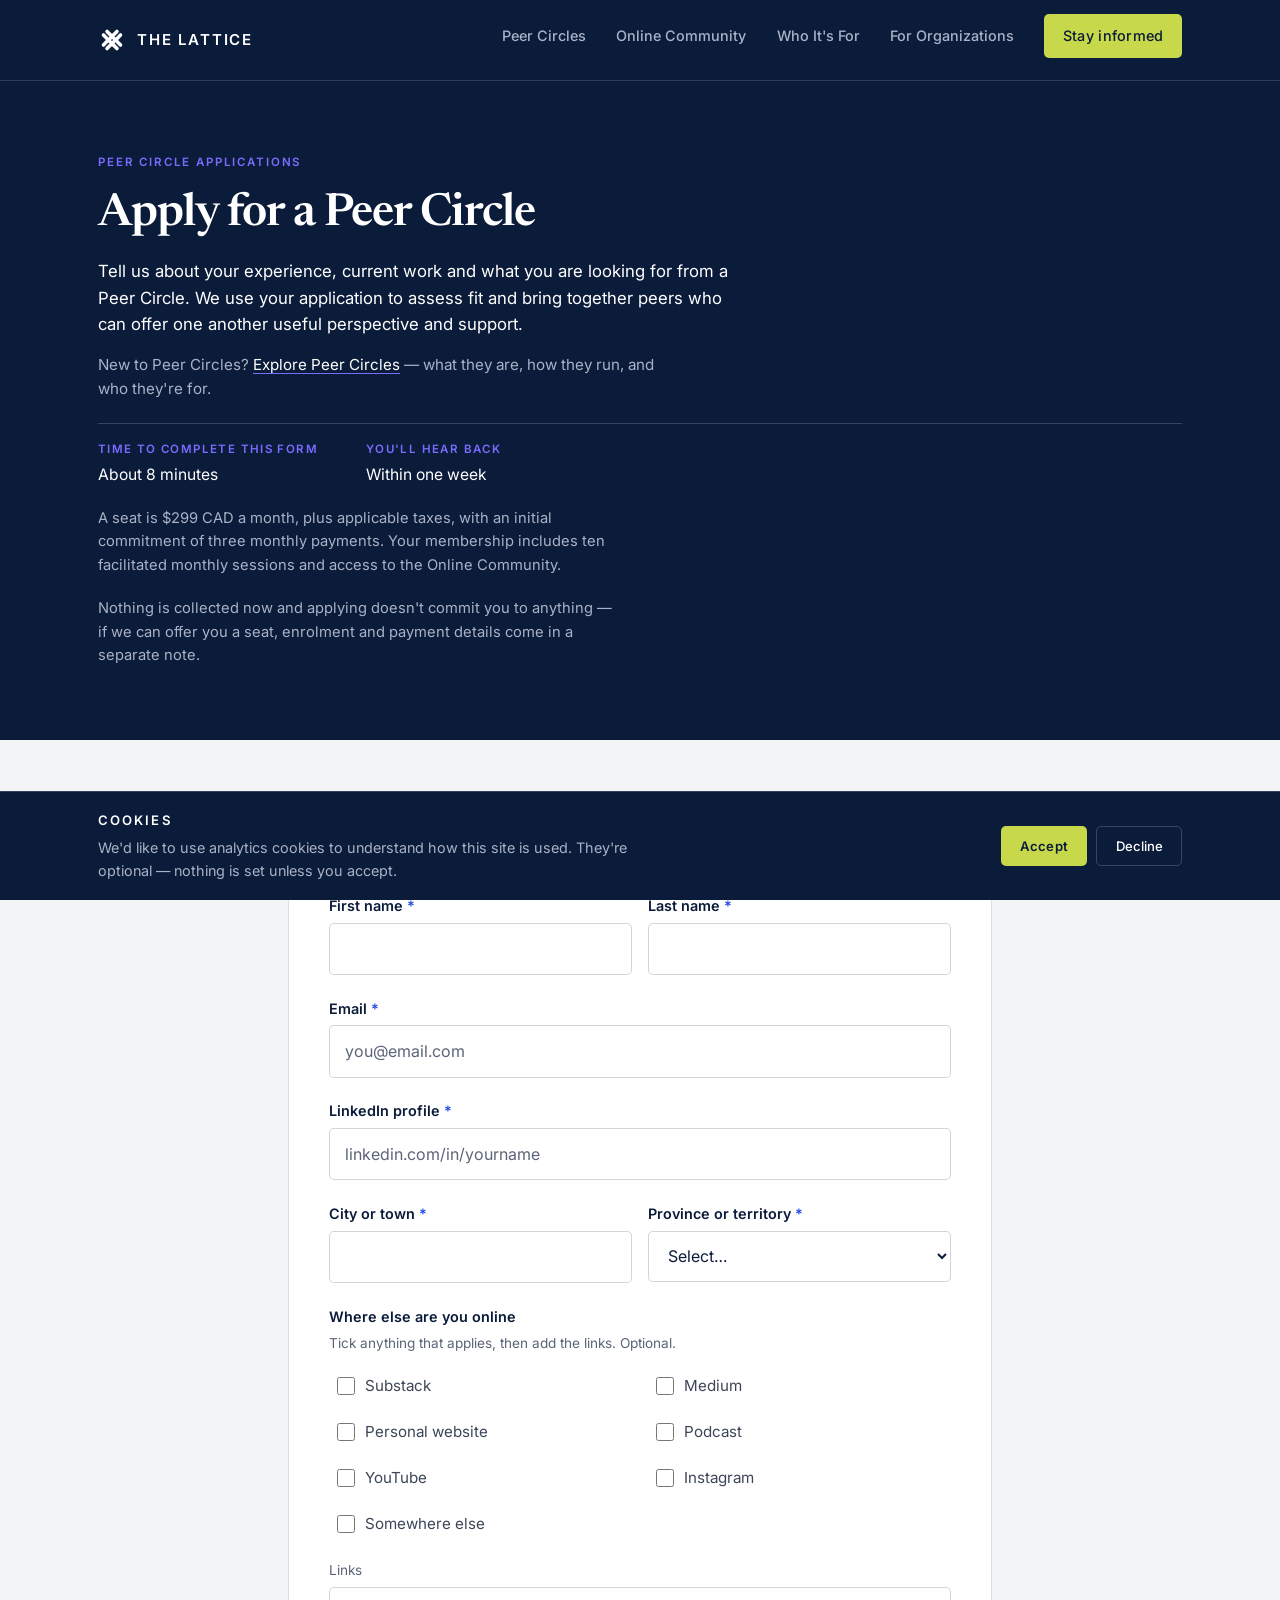
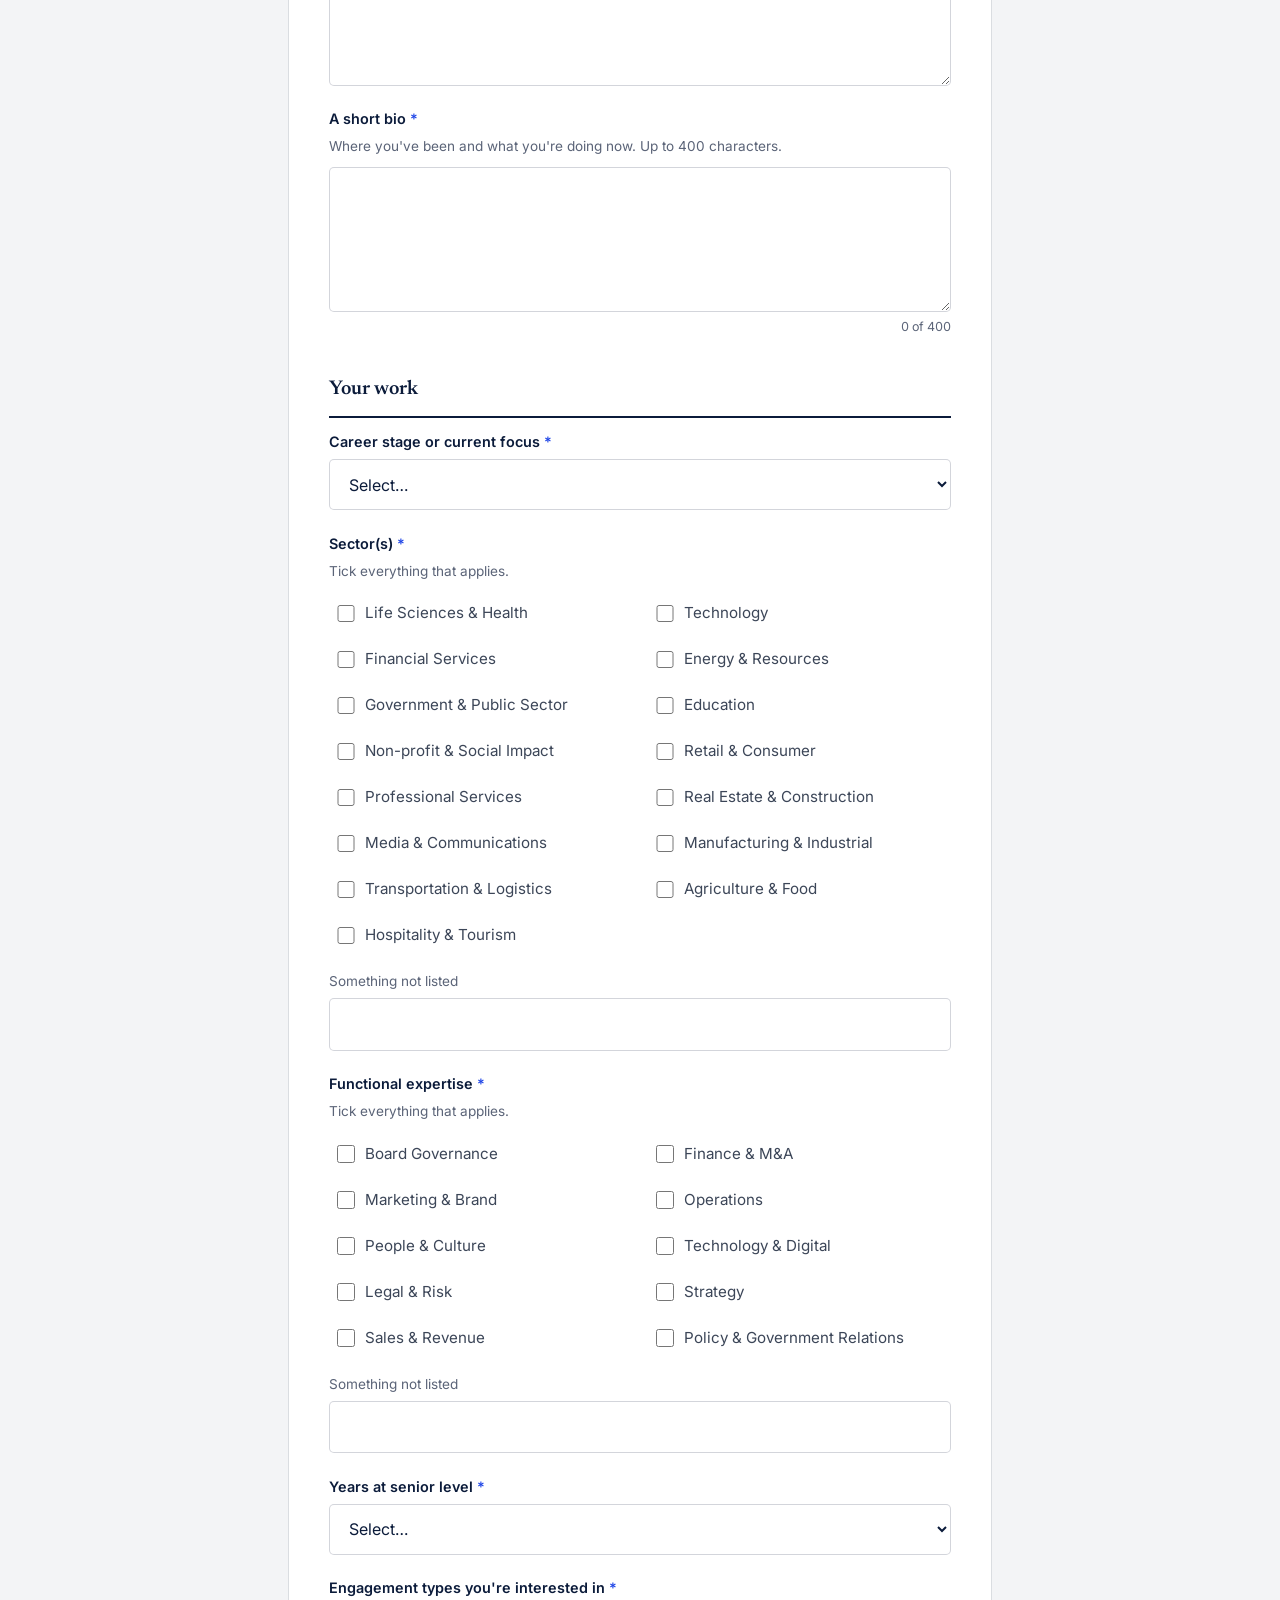
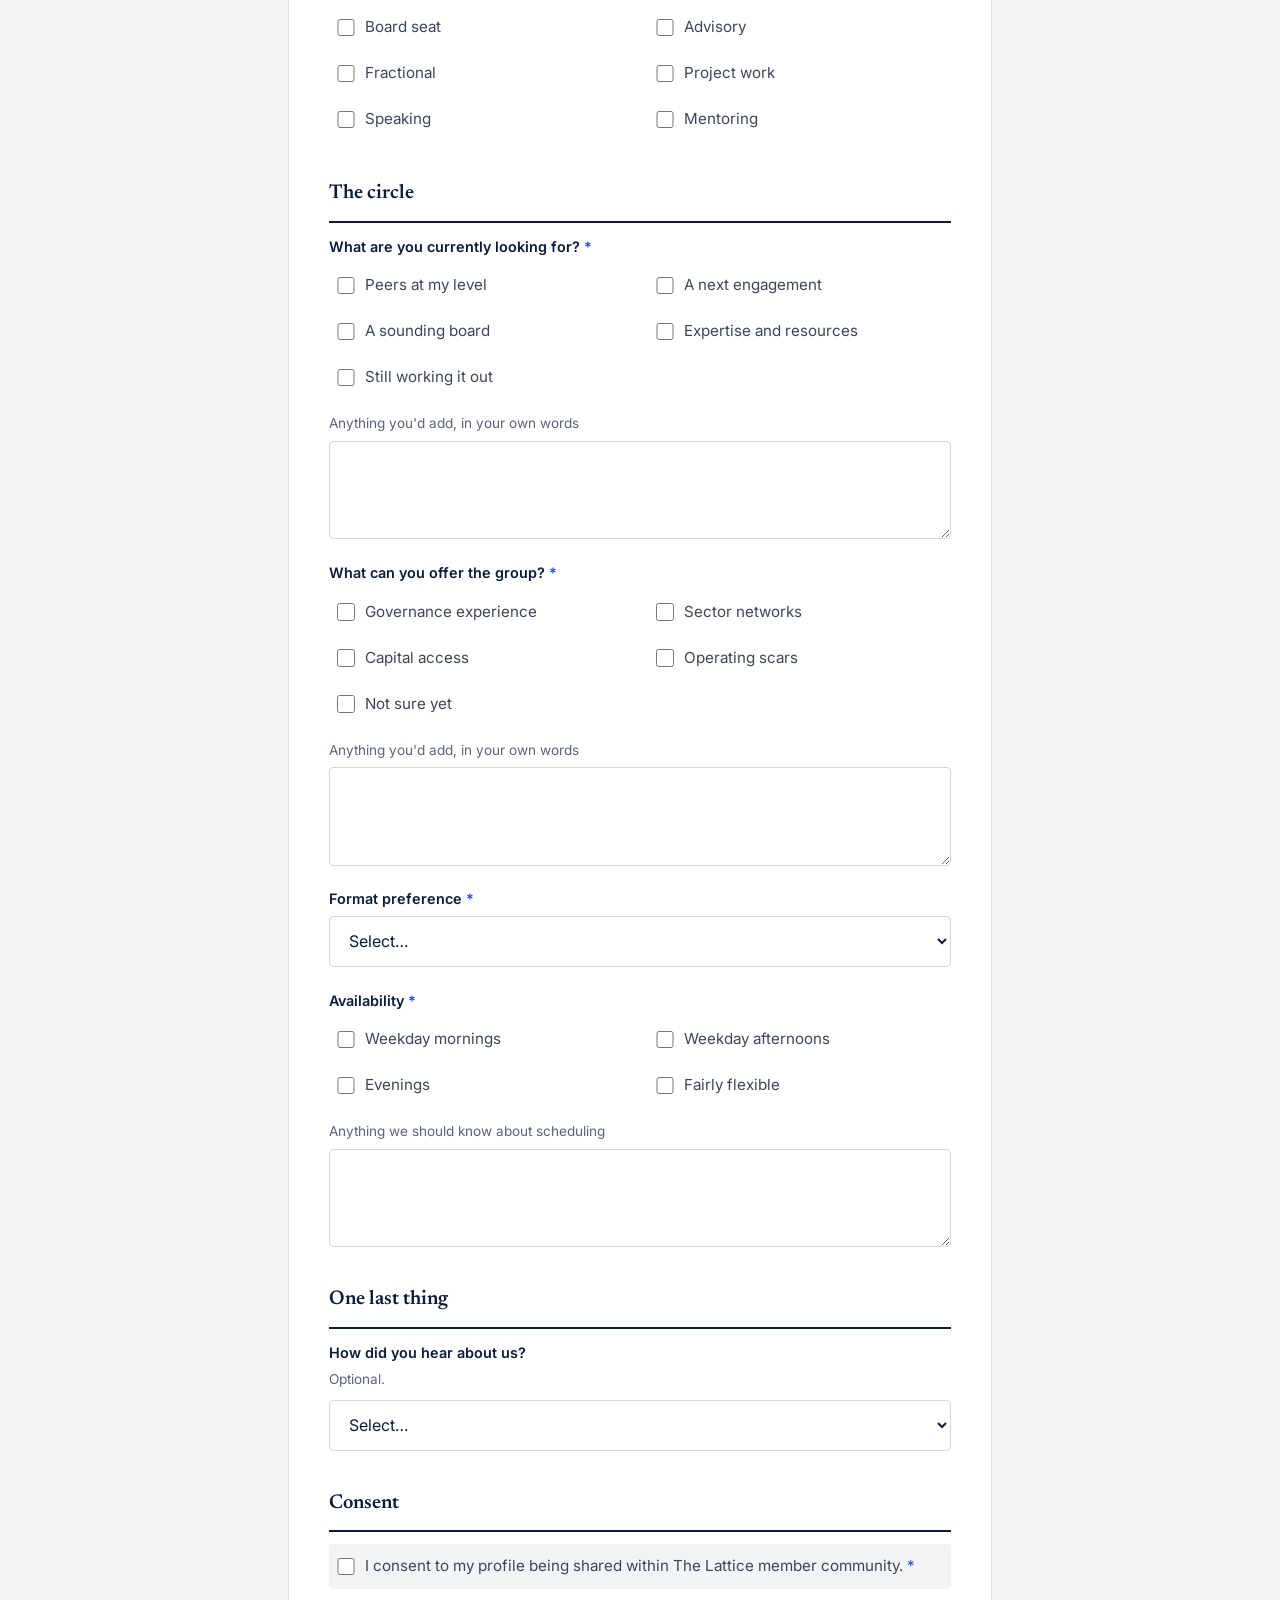
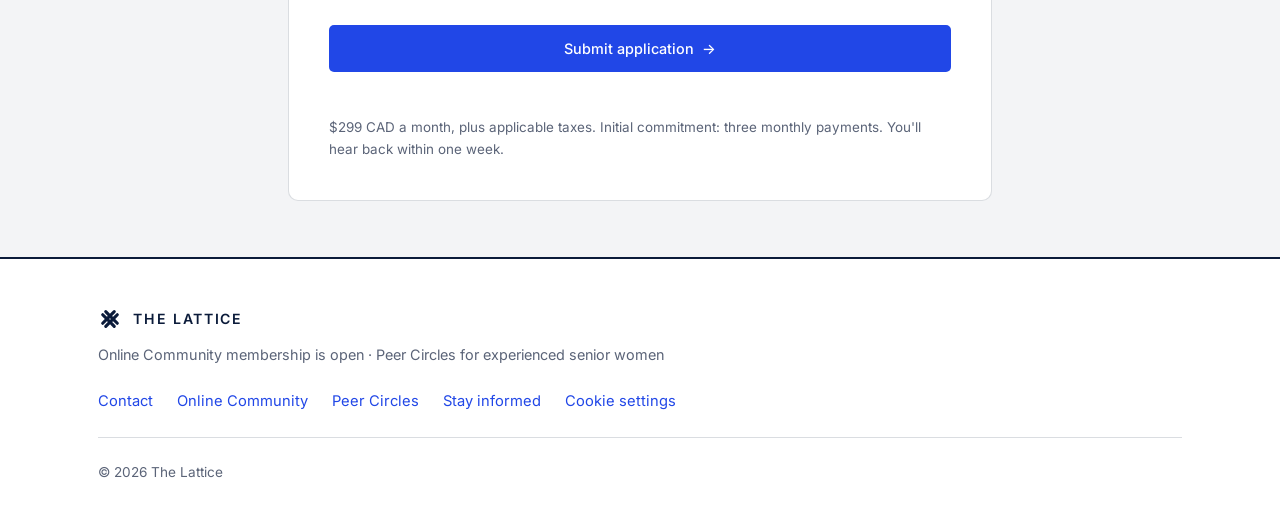
<file: apply/index.html>
<!DOCTYPE html>
<html lang="en-CA">
<head>
  <meta charset="UTF-8" />
  <meta name="viewport" content="width=device-width, initial-scale=1.0" />
  <title>Apply for a Peer Circle | The Lattice</title>
  <meta name="description" content="Apply for a Peer Circle at The Lattice — a professional community for senior Canadian women leaders building portfolio careers." />
  <link rel="canonical" href="https://thelattice.ca/apply" />

  <!-- Applications are not a page we want indexed ahead of the homepage,
       but they should be reachable and shareable. Indexed, not featured. -->
  <meta property="og:title" content="Apply for a Peer Circle | The Lattice" />
  <meta property="og:description" content="Apply for a Peer Circle at The Lattice. Applications are reviewed manually and answered within one week." />
  <meta property="og:type" content="website" />
  <meta property="og:url" content="https://thelattice.ca/apply" />
  <meta property="og:site_name" content="The Lattice" />
  <meta property="og:image" content="https://thelattice.ca/assets/the-lattice-social-preview.png" />
  <meta property="og:image:alt" content="The Lattice — Peer Circles for senior Canadian women leaders" />

  <meta name="twitter:card" content="summary_large_image" />
  <meta name="twitter:title" content="Apply for a Peer Circle | The Lattice" />
  <meta name="twitter:description" content="Apply for a Peer Circle at The Lattice." />
  <meta name="twitter:image" content="https://thelattice.ca/assets/the-lattice-social-preview.png" />

  <!-- Fonts: Newsreader (display) + Inter (UI, body, wordmark). Two families only. -->
  <link rel="preconnect" href="https://fonts.googleapis.com" />
  <link rel="preconnect" href="https://fonts.gstatic.com" crossorigin />
  <link href="https://fonts.googleapis.com/css2?family=Newsreader:ital,wght@0,400;0,500;0,600;1,400;1,500&family=Inter:wght@400;500;600&display=swap" rel="stylesheet" />

  <link rel="icon" href="data:image/svg+xml,%3Csvg xmlns='http://www.w3.org/2000/svg' viewBox='0 0 100 100'%3E%3Crect width='100' height='100' rx='14' fill='%230B1B3A'/%3E%3Cg stroke='%23F3F4F6' stroke-width='12' stroke-linecap='round' fill='none' transform='translate(50,50) rotate(45)'%3E%3Cline x1='-9' y1='-34' x2='-9' y2='1'/%3E%3Cline x1='-9' y1='17' x2='-9' y2='34'/%3E%3Cline x1='9' y1='-34' x2='9' y2='-17'/%3E%3Cline x1='9' y1='-1' x2='9' y2='34'/%3E%3Cline x1='-34' y1='-9' x2='-17' y2='-9'/%3E%3Cline x1='-1' y1='-9' x2='34' y2='-9'/%3E%3Cline x1='-34' y1='9' x2='1' y2='9'/%3E%3Cline x1='17' y1='9' x2='34' y2='9'/%3E%3C/g%3E%3C/svg%3E" />

  <!-- Root-relative, because this page sits at /apply/ rather than the root. -->
  <link rel="stylesheet" href="/css/brand-tokens.css" />
  <link rel="stylesheet" href="/css/styles.css" />
  <link rel="stylesheet" href="/css/apply.css" />
</head>
<body>

  <a class="skip-link" href="#top">Skip to content</a>

  <header class="site-header">
    <div class="wrap header-inner">
      <a class="brand" href="/" aria-label="The Lattice — home">
        <svg class="mark" viewBox="0 0 100 100" width="28" height="28" aria-hidden="true">
          <g stroke="currentColor" stroke-width="13" stroke-linecap="round" fill="none" transform="translate(50,50) rotate(45)">
            <line x1="-9" y1="-34" x2="-9" y2="1" /><line x1="-9" y1="17" x2="-9" y2="34" />
            <line x1="9" y1="-34" x2="9" y2="-17" /><line x1="9" y1="-1" x2="9" y2="34" />
            <line x1="-34" y1="-9" x2="-17" y2="-9" /><line x1="-1" y1="-9" x2="34" y2="-9" />
            <line x1="-34" y1="9" x2="1" y2="9" /><line x1="17" y1="9" x2="34" y2="9" />
          </g>
        </svg>
        <span class="wordmark">The Lattice</span>
      </a>
      <nav class="nav-links" aria-label="Primary">
        <a href="/peer-circles">Peer Circles</a>
        <a href="/community">Online Community</a>
        <a href="/#who">Who It's For</a>
        <a href="/#organizations">For Organizations</a>
        <a class="btn btn-citron btn-sm" href="/#join">Stay informed</a>
      </nav>
    </div>
  </header>

  <main id="top">

    <!-- ======================= INTRO =======================
         PLACEHOLDER COPY — Katrina to replace. Everything between
         this comment and the closing one is hers to rewrite. The
         three things it needs to cover are the purpose of the
         application, how review works, and how long it takes. -->
    <section class="apply-intro ground-navy">
      <div class="wrap">
        <span class="eyebrow eyebrow-iris">Peer Circle applications</span>
        <h1>Apply for a Peer Circle</h1>
        <p class="apply-lede">
          Tell us about your experience, current work and what you are looking
          for from a Peer Circle. We use your application to assess fit and
          bring together peers who can offer one another useful perspective
          and support.
        </p>
        <p class="apply-back">
          New to Peer Circles? <a href="/peer-circles">Explore Peer Circles</a>
          &mdash; what they are, how they run, and who they're for.
        </p>
        <ul class="apply-facts">
          <li><span class="fact-k">Time to complete this form</span><span class="fact-v">About 8 minutes</span></li>
          <li><span class="fact-k">You'll hear back</span><span class="fact-v">Within one week</span></li>
        </ul>
        <!-- Pricing/commitment and what happens after applying, as two
             distinct statements rather than one run-on paragraph. -->
        <p class="apply-note">
          A seat is $299 CAD a month, plus applicable taxes, with an initial
          commitment of three monthly payments. Your membership includes ten
          facilitated monthly sessions and access to the Online Community.
        </p>
        <p class="apply-note">
          Nothing is collected now and applying doesn't commit you to anything
          &mdash; if we can offer you a seat, enrolment and payment details come
          in a separate note.
        </p>
      </div>
    </section>
    <!-- ===================== END PLACEHOLDER ===================== -->

    <section class="apply-body ground-mist">
      <div class="wrap apply-wrap">

        <div class="form-card" id="application-card">
          <!-- novalidate is added by js/apply.js at runtime, not here. Shipping
               it in the markup would disable the browser's own required-field
               enforcement for anyone whose JS does not run, and let an empty
               application through. -->
          <form class="application" name="peer-circle-application" method="POST"
                action="/application-received"
                data-netlify="true" netlify-honeypot="bot-field">
            <input type="hidden" name="form-name" value="peer-circle-application" />
            <p class="hp"><label>Don't fill this out: <input name="bot-field" tabindex="-1" autocomplete="off" /></label></p>

            <!-- ===================== ABOUT YOU ===================== -->
            <fieldset class="apply-group">
              <legend class="apply-legend">About you</legend>

              <div class="pair">
                <div class="field">
                  <label class="flabel" for="first-name">First name <span class="req" aria-hidden="true">*</span></label>
                  <input type="text" id="first-name" name="first-name" autocomplete="given-name"
                         required aria-describedby="first-name-error" />
                  <p class="error-text" id="first-name-error" role="alert"></p>
                </div>
                <div class="field">
                  <label class="flabel" for="last-name">Last name <span class="req" aria-hidden="true">*</span></label>
                  <input type="text" id="last-name" name="last-name" autocomplete="family-name"
                         required aria-describedby="last-name-error" />
                  <p class="error-text" id="last-name-error" role="alert"></p>
                </div>
              </div>

              <div class="field">
                <label class="flabel" for="email">Email <span class="req" aria-hidden="true">*</span></label>
                <input type="email" id="email" name="email" placeholder="you@email.com"
                       autocomplete="email" required aria-describedby="email-error" />
                <p class="error-text" id="email-error" role="alert"></p>
              </div>

              <div class="field">
                <label class="flabel" for="linkedin">LinkedIn profile <span class="req" aria-hidden="true">*</span></label>
                <input type="url" id="linkedin" name="linkedin" placeholder="linkedin.com/in/yourname"
                       autocomplete="url" required aria-describedby="linkedin-error" />
                <p class="error-text" id="linkedin-error" role="alert"></p>
              </div>

              <div class="pair">
                <div class="field">
                  <label class="flabel" for="city">City or town <span class="req" aria-hidden="true">*</span></label>
                  <input type="text" id="city" name="city" autocomplete="address-level2"
                         required aria-describedby="city-error" />
                  <p class="error-text" id="city-error" role="alert"></p>
                </div>
                <div class="field">
                  <label class="flabel" for="province">Province or territory <span class="req" aria-hidden="true">*</span></label>
                  <select id="province" name="province" required aria-describedby="province-error">
                    <option value="" disabled selected>Select&hellip;</option>
                    <option value="Alberta">Alberta</option>
                    <option value="British Columbia">British Columbia</option>
                    <option value="Manitoba">Manitoba</option>
                    <option value="New Brunswick">New Brunswick</option>
                    <option value="Newfoundland and Labrador">Newfoundland and Labrador</option>
                    <option value="Northwest Territories">Northwest Territories</option>
                    <option value="Nova Scotia">Nova Scotia</option>
                    <option value="Nunavut">Nunavut</option>
                    <option value="Ontario">Ontario</option>
                    <option value="Prince Edward Island">Prince Edward Island</option>
                    <option value="Quebec">Quebec</option>
                    <option value="Saskatchewan">Saskatchewan</option>
                    <option value="Yukon">Yukon</option>
                  </select>
                  <p class="error-text" id="province-error" role="alert"></p>
                </div>
              </div>

              <div class="field">
                <span class="flabel" id="online-label">Where else are you online</span>
                <p class="fhelp">Tick anything that applies, then add the links. Optional.</p>
                <div class="checkgrid" role="group" aria-labelledby="online-label">
                  <label class="check"><input type="checkbox" name="online" value="Substack" /><span>Substack</span></label>
                  <label class="check"><input type="checkbox" name="online" value="Medium" /><span>Medium</span></label>
                  <label class="check"><input type="checkbox" name="online" value="Personal website" /><span>Personal website</span></label>
                  <label class="check"><input type="checkbox" name="online" value="Podcast" /><span>Podcast</span></label>
                  <label class="check"><input type="checkbox" name="online" value="YouTube" /><span>YouTube</span></label>
                  <label class="check"><input type="checkbox" name="online" value="Instagram" /><span>Instagram</span></label>
                  <label class="check"><input type="checkbox" name="online" value="Somewhere else" /><span>Somewhere else</span></label>
                </div>
                <label class="sublabel" for="online-links">Links</label>
                <textarea id="online-links" name="online-links" rows="3"></textarea>
              </div>

              <div class="field">
                <label class="flabel" for="bio">A short bio <span class="req" aria-hidden="true">*</span></label>
                <p class="fhelp">Where you've been and what you're doing now. Up to 400 characters.</p>
                <textarea id="bio" name="bio" rows="5" maxlength="400"
                          required aria-describedby="bio-count bio-error"></textarea>
                <p class="fcount" id="bio-count"><span id="bio-used">0</span> of 400</p>
                <p class="error-text" id="bio-error" role="alert"></p>
              </div>
            </fieldset>

            <!-- ===================== YOUR WORK ===================== -->
            <fieldset class="apply-group">
              <legend class="apply-legend">Your work</legend>

              <div class="field">
                <label class="flabel" for="stage">Career stage or current focus <span class="req" aria-hidden="true">*</span></label>
                <select id="stage" name="stage" required aria-describedby="stage-error">
                  <option value="" disabled selected>Select&hellip;</option>
                  <option value="Transitioning">Transitioning</option>
                  <option value="Portfolio career">Portfolio career</option>
                  <option value="Board practice">Board practice</option>
                  <option value="Exploring">Exploring</option>
                </select>
                <p class="error-text" id="stage-error" role="alert"></p>
              </div>

              <div class="field" data-group="sector">
                <span class="flabel" id="sector-label">Sector(s) <span class="req" aria-hidden="true">*</span></span>
                <p class="fhelp">Tick everything that applies.</p>
                <div class="checkgrid" role="group" aria-labelledby="sector-label" aria-describedby="sector-error">
                  <label class="check"><input type="checkbox" name="sector" value="Life Sciences &amp; Health" /><span>Life Sciences &amp; Health</span></label>
                  <label class="check"><input type="checkbox" name="sector" value="Technology" /><span>Technology</span></label>
                  <label class="check"><input type="checkbox" name="sector" value="Financial Services" /><span>Financial Services</span></label>
                  <label class="check"><input type="checkbox" name="sector" value="Energy &amp; Resources" /><span>Energy &amp; Resources</span></label>
                  <label class="check"><input type="checkbox" name="sector" value="Government &amp; Public Sector" /><span>Government &amp; Public Sector</span></label>
                  <label class="check"><input type="checkbox" name="sector" value="Education" /><span>Education</span></label>
                  <label class="check"><input type="checkbox" name="sector" value="Non-profit &amp; Social Impact" /><span>Non-profit &amp; Social Impact</span></label>
                  <label class="check"><input type="checkbox" name="sector" value="Retail &amp; Consumer" /><span>Retail &amp; Consumer</span></label>
                  <label class="check"><input type="checkbox" name="sector" value="Professional Services" /><span>Professional Services</span></label>
                  <label class="check"><input type="checkbox" name="sector" value="Real Estate &amp; Construction" /><span>Real Estate &amp; Construction</span></label>
                  <label class="check"><input type="checkbox" name="sector" value="Media &amp; Communications" /><span>Media &amp; Communications</span></label>
                  <label class="check"><input type="checkbox" name="sector" value="Manufacturing &amp; Industrial" /><span>Manufacturing &amp; Industrial</span></label>
                  <label class="check"><input type="checkbox" name="sector" value="Transportation &amp; Logistics" /><span>Transportation &amp; Logistics</span></label>
                  <label class="check"><input type="checkbox" name="sector" value="Agriculture &amp; Food" /><span>Agriculture &amp; Food</span></label>
                  <label class="check"><input type="checkbox" name="sector" value="Hospitality &amp; Tourism" /><span>Hospitality &amp; Tourism</span></label>
                </div>
                <p class="error-text" id="sector-error" role="alert"></p>
                <label class="sublabel" for="sector-other">Something not listed</label>
                <input type="text" id="sector-other" name="sector-other" />
              </div>

              <div class="field" data-group="expertise">
                <span class="flabel" id="expertise-label">Functional expertise <span class="req" aria-hidden="true">*</span></span>
                <p class="fhelp">Tick everything that applies.</p>
                <div class="checkgrid" role="group" aria-labelledby="expertise-label" aria-describedby="expertise-error">
                  <label class="check"><input type="checkbox" name="expertise" value="Board Governance" /><span>Board Governance</span></label>
                  <label class="check"><input type="checkbox" name="expertise" value="Finance &amp; M&amp;A" /><span>Finance &amp; M&amp;A</span></label>
                  <label class="check"><input type="checkbox" name="expertise" value="Marketing &amp; Brand" /><span>Marketing &amp; Brand</span></label>
                  <label class="check"><input type="checkbox" name="expertise" value="Operations" /><span>Operations</span></label>
                  <label class="check"><input type="checkbox" name="expertise" value="People &amp; Culture" /><span>People &amp; Culture</span></label>
                  <label class="check"><input type="checkbox" name="expertise" value="Technology &amp; Digital" /><span>Technology &amp; Digital</span></label>
                  <label class="check"><input type="checkbox" name="expertise" value="Legal &amp; Risk" /><span>Legal &amp; Risk</span></label>
                  <label class="check"><input type="checkbox" name="expertise" value="Strategy" /><span>Strategy</span></label>
                  <label class="check"><input type="checkbox" name="expertise" value="Sales &amp; Revenue" /><span>Sales &amp; Revenue</span></label>
                  <label class="check"><input type="checkbox" name="expertise" value="Policy &amp; Government Relations" /><span>Policy &amp; Government Relations</span></label>
                </div>
                <p class="error-text" id="expertise-error" role="alert"></p>
                <label class="sublabel" for="expertise-other">Something not listed</label>
                <input type="text" id="expertise-other" name="expertise-other" />
              </div>

              <div class="field">
                <label class="flabel" for="years">Years at senior level <span class="req" aria-hidden="true">*</span></label>
                <select id="years" name="years" required aria-describedby="years-error">
                  <option value="" disabled selected>Select&hellip;</option>
                  <option value="15–19">15&ndash;19</option>
                  <option value="20–24">20&ndash;24</option>
                  <option value="25–29">25&ndash;29</option>
                  <option value="30+">30+</option>
                </select>
                <p class="error-text" id="years-error" role="alert"></p>
              </div>

              <div class="field" data-group="engagement">
                <span class="flabel" id="engagement-label">Engagement types you're interested in <span class="req" aria-hidden="true">*</span></span>
                <div class="checkgrid" role="group" aria-labelledby="engagement-label" aria-describedby="engagement-error">
                  <label class="check"><input type="checkbox" name="engagement" value="Board seat" /><span>Board seat</span></label>
                  <label class="check"><input type="checkbox" name="engagement" value="Advisory" /><span>Advisory</span></label>
                  <label class="check"><input type="checkbox" name="engagement" value="Fractional" /><span>Fractional</span></label>
                  <label class="check"><input type="checkbox" name="engagement" value="Project work" /><span>Project work</span></label>
                  <label class="check"><input type="checkbox" name="engagement" value="Speaking" /><span>Speaking</span></label>
                  <label class="check"><input type="checkbox" name="engagement" value="Mentoring" /><span>Mentoring</span></label>
                </div>
                <p class="error-text" id="engagement-error" role="alert"></p>
              </div>
            </fieldset>

            <!-- ===================== THE CIRCLE ===================== -->
            <fieldset class="apply-group">
              <legend class="apply-legend">The circle</legend>

              <div class="field" data-group="seeking">
                <span class="flabel" id="seeking-label">What are you currently looking for? <span class="req" aria-hidden="true">*</span></span>
                <div class="checkgrid" role="group" aria-labelledby="seeking-label" aria-describedby="seeking-error">
                  <label class="check"><input type="checkbox" name="seeking" value="Peers at my level" /><span>Peers at my level</span></label>
                  <label class="check"><input type="checkbox" name="seeking" value="A next engagement" /><span>A next engagement</span></label>
                  <label class="check"><input type="checkbox" name="seeking" value="A sounding board" /><span>A sounding board</span></label>
                  <label class="check"><input type="checkbox" name="seeking" value="Expertise and resources" /><span>Expertise and resources</span></label>
                  <label class="check"><input type="checkbox" name="seeking" value="Still working it out" /><span>Still working it out</span></label>
                </div>
                <p class="error-text" id="seeking-error" role="alert"></p>
                <label class="sublabel" for="seeking-notes">Anything you'd add, in your own words</label>
                <textarea id="seeking-notes" name="seeking-notes" rows="3"></textarea>
              </div>

              <div class="field" data-group="offering">
                <span class="flabel" id="offering-label">What can you offer the group? <span class="req" aria-hidden="true">*</span></span>
                <div class="checkgrid" role="group" aria-labelledby="offering-label" aria-describedby="offering-error">
                  <label class="check"><input type="checkbox" name="offering" value="Governance experience" /><span>Governance experience</span></label>
                  <label class="check"><input type="checkbox" name="offering" value="Sector networks" /><span>Sector networks</span></label>
                  <label class="check"><input type="checkbox" name="offering" value="Capital access" /><span>Capital access</span></label>
                  <label class="check"><input type="checkbox" name="offering" value="Operating scars" /><span>Operating scars</span></label>
                  <label class="check"><input type="checkbox" name="offering" value="Not sure yet" /><span>Not sure yet</span></label>
                </div>
                <p class="error-text" id="offering-error" role="alert"></p>
                <label class="sublabel" for="offering-notes">Anything you'd add, in your own words</label>
                <textarea id="offering-notes" name="offering-notes" rows="3"></textarea>
              </div>

              <div class="field">
                <label class="flabel" for="format">Format preference <span class="req" aria-hidden="true">*</span></label>
                <select id="format" name="format" required aria-describedby="format-error">
                  <option value="" disabled selected>Select&hellip;</option>
                  <option value="In person">In person</option>
                  <option value="Hybrid">Hybrid</option>
                  <option value="Virtual">Virtual</option>
                  <option value="No preference">No preference</option>
                </select>
                <p class="error-text" id="format-error" role="alert"></p>
              </div>

              <div class="field" data-group="availability">
                <span class="flabel" id="availability-label">Availability <span class="req" aria-hidden="true">*</span></span>
                <div class="checkgrid" role="group" aria-labelledby="availability-label" aria-describedby="availability-error">
                  <label class="check"><input type="checkbox" name="availability" value="Weekday mornings" /><span>Weekday mornings</span></label>
                  <label class="check"><input type="checkbox" name="availability" value="Weekday afternoons" /><span>Weekday afternoons</span></label>
                  <label class="check"><input type="checkbox" name="availability" value="Evenings" /><span>Evenings</span></label>
                  <label class="check"><input type="checkbox" name="availability" value="Fairly flexible" /><span>Fairly flexible</span></label>
                </div>
                <p class="error-text" id="availability-error" role="alert"></p>
                <label class="sublabel" for="availability-notes">Anything we should know about scheduling</label>
                <textarea id="availability-notes" name="availability-notes" rows="3"></textarea>
              </div>
            </fieldset>

            <!-- ============== LAST QUESTION, OPTIONAL ============== -->
            <fieldset class="apply-group">
              <legend class="apply-legend">One last thing</legend>
              <div class="field">
                <label class="flabel" for="heard">How did you hear about us?</label>
                <p class="fhelp">Optional.</p>
                <select id="heard" name="heard">
                  <option value="" selected>Select&hellip;</option>
                  <option value="Referral">Referral</option>
                  <option value="Event">Event</option>
                  <option value="LinkedIn">LinkedIn</option>
                  <option value="Website">Website</option>
                  <option value="Other">Other</option>
                </select>
              </div>
            </fieldset>

            <!-- ===================== CONSENT ===================== -->
            <fieldset class="apply-group">
              <legend class="apply-legend">Consent</legend>
              <div class="field">
                <label class="check check-consent">
                  <input type="checkbox" id="consent-share" name="consent-share" value="Yes"
                         required aria-describedby="consent-share-error" />
                  <span>I consent to my profile being shared within The Lattice member community. <span class="req" aria-hidden="true">*</span></span>
                </label>
                <p class="error-text" id="consent-share-error" role="alert"></p>
              </div>
            </fieldset>

            <button class="btn btn-cobalt btn-block" type="submit">Submit application <span aria-hidden="true">&rarr;</span></button>
            <p class="fineprint-dark">$299 CAD a month, plus applicable taxes. Initial commitment: three monthly payments. You'll hear back within one week.</p>
          </form>
        </div>

      </div>
    </section>
  </main>

  <footer class="site-footer">
    <div class="wrap footer-inner">
      <div>
        <div class="f-brand">
          <svg class="mark" viewBox="0 0 100 100" width="24" height="24" aria-hidden="true">
            <g stroke="currentColor" stroke-width="13" stroke-linecap="round" fill="none" transform="translate(50,50) rotate(45)">
              <line x1="-9" y1="-34" x2="-9" y2="1" /><line x1="-9" y1="17" x2="-9" y2="34" />
              <line x1="9" y1="-34" x2="9" y2="-17" /><line x1="9" y1="-1" x2="9" y2="34" />
              <line x1="-34" y1="-9" x2="-17" y2="-9" /><line x1="-1" y1="-9" x2="34" y2="-9" />
              <line x1="-34" y1="9" x2="1" y2="9" /><line x1="17" y1="9" x2="34" y2="9" />
            </g>
          </svg>
          <span class="wordmark">The Lattice</span>
        </div>
        <p class="f-dates">Online Community membership is open · Peer Circles for experienced senior women</p>
      </div>
      <nav class="f-links" aria-label="Footer">
        <a href="mailto:hello@thelattice.ca">Contact</a>
        <a href="/community">Online Community</a>
        <a href="/peer-circles">Peer Circles</a>
        <a href="/#join">Stay informed</a>
        <a href="#" id="consent-reopen">Cookie settings</a>
      </nav>
      <p class="copyright">© 2026 The Lattice</p>
    </div>
  </footer>

  <div class="consent" id="consent" role="region" aria-label="Cookie consent" hidden>
    <div class="wrap consent-inner">
      <div>
        <p class="consent-title">Cookies</p>
        <p class="consent-text">
          We'd like to use analytics cookies to understand how this site is used.
          They're optional — nothing is set unless you accept.
        </p>
      </div>
      <div class="consent-actions">
        <button class="btn btn-citron btn-sm" type="button" id="consent-accept">Accept</button>
        <button class="btn btn-ghost btn-sm" type="button" id="consent-decline">Decline</button>
      </div>
    </div>
  </div>

  <script src="/js/analytics.js"></script>
  <script src="/js/apply.js"></script>
</body>
</html>
</file>
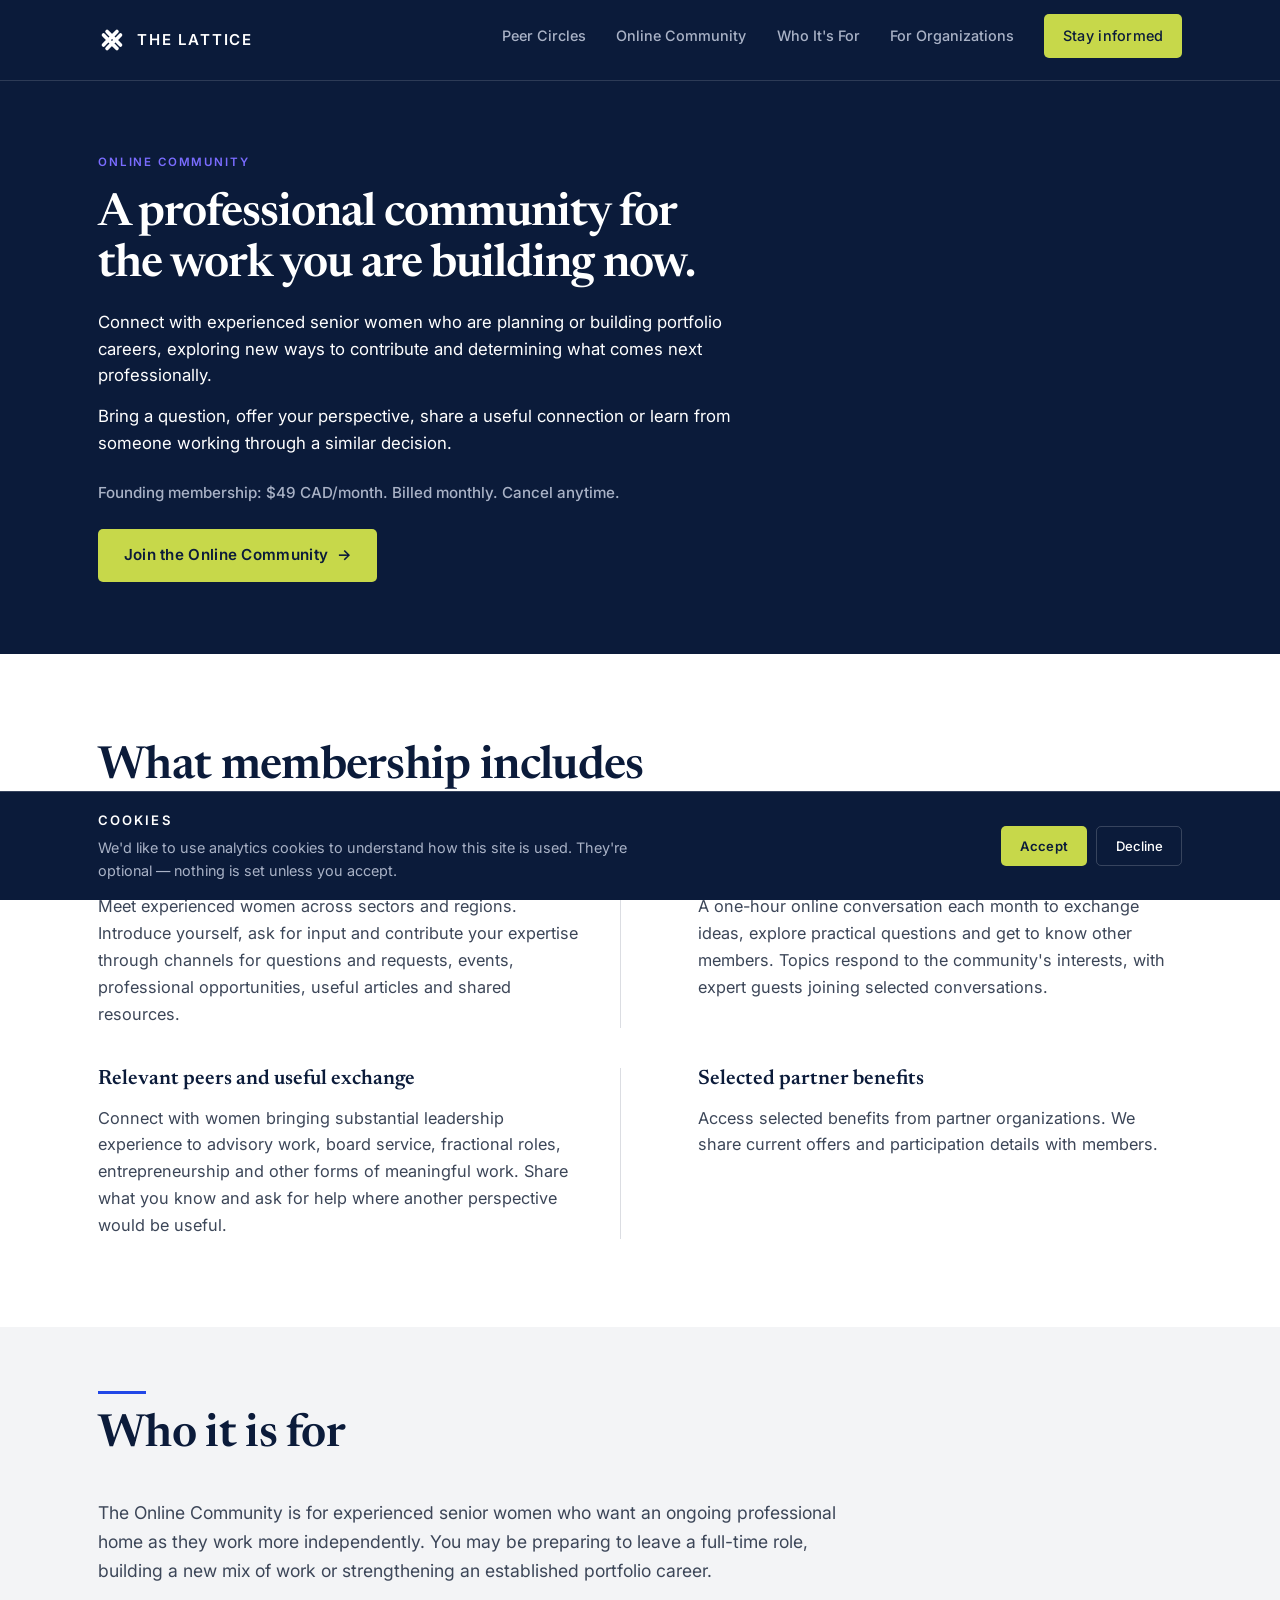
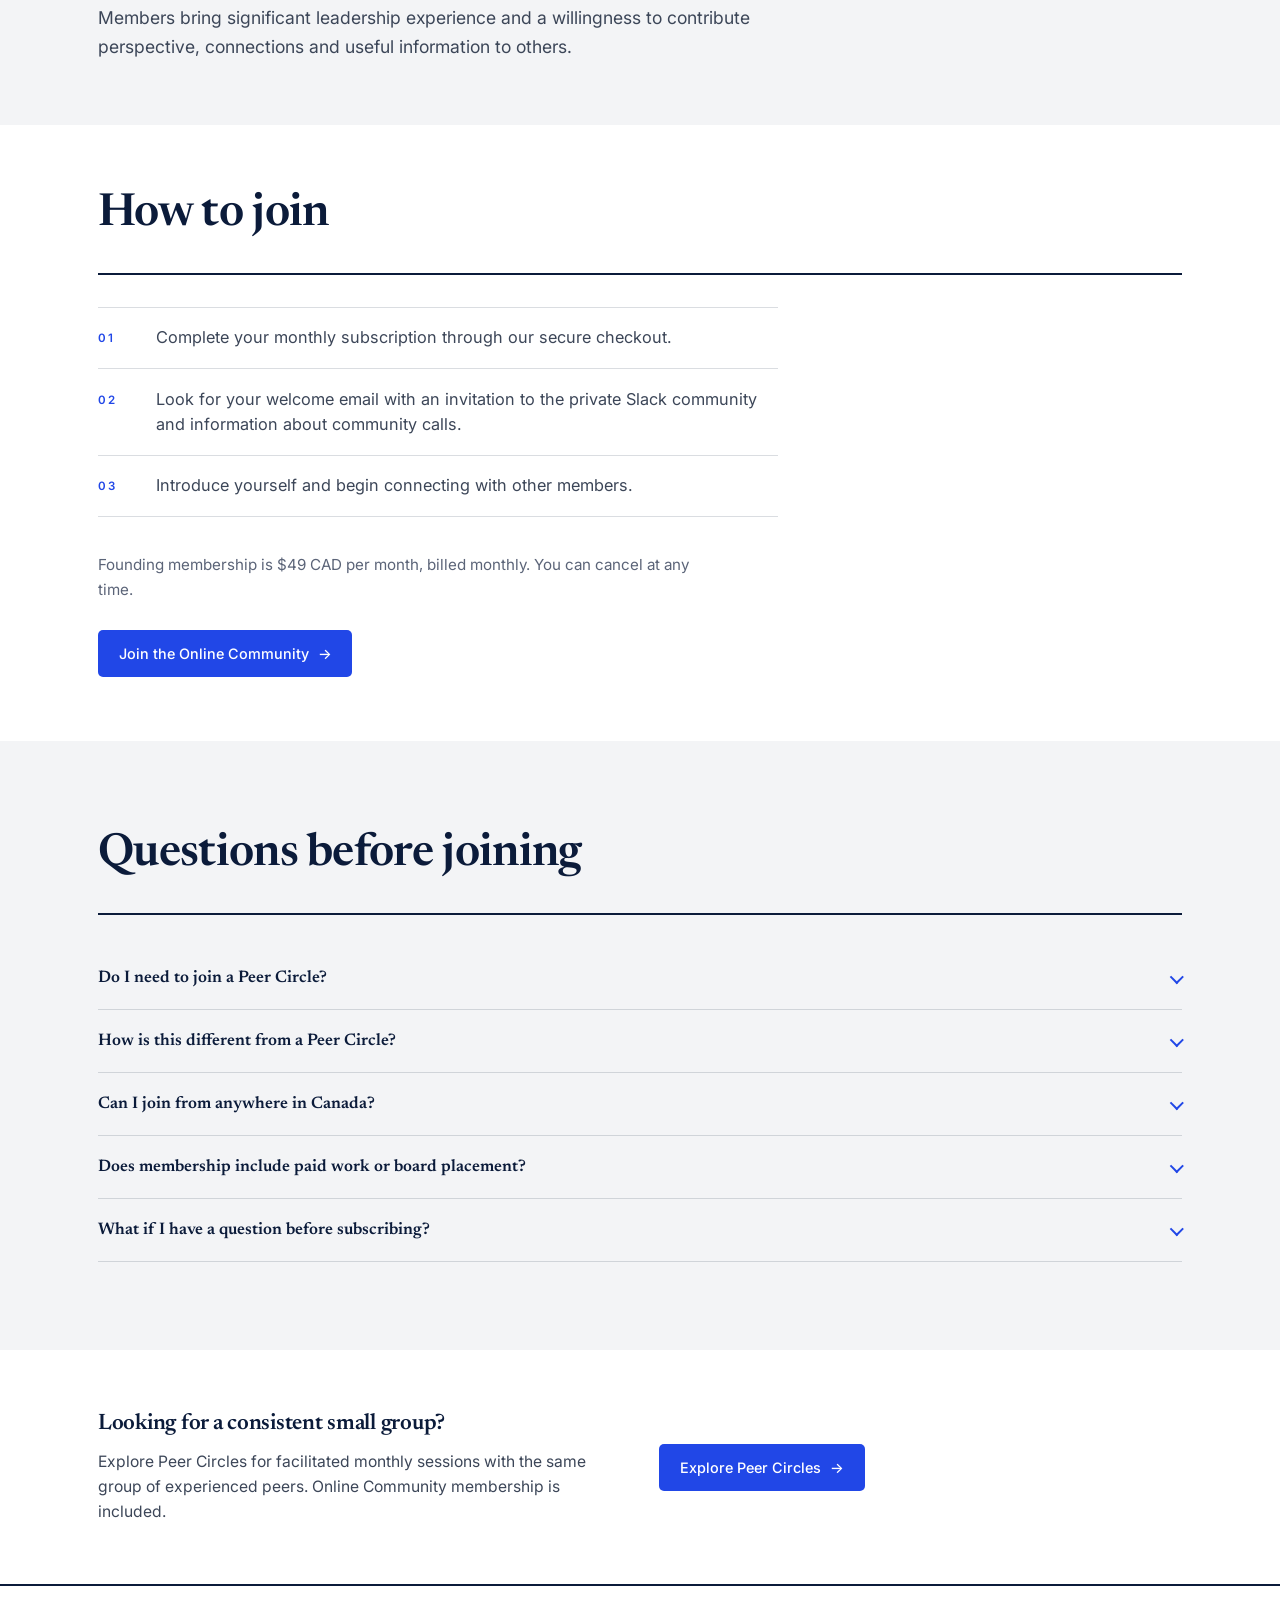
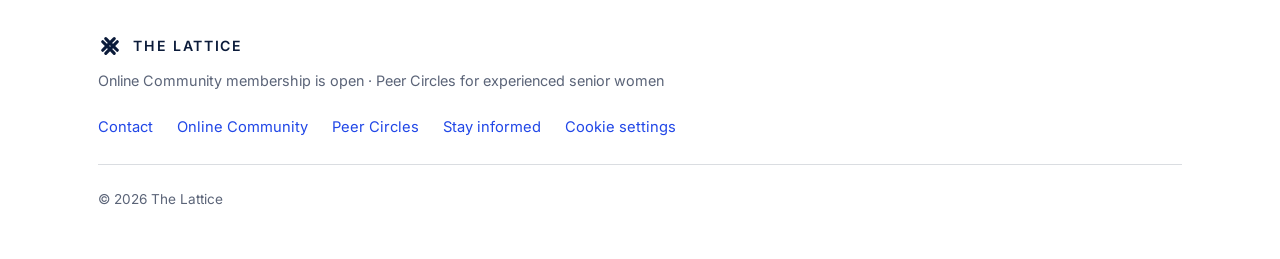
<file: community/index.html>
<!DOCTYPE html>
<html lang="en-CA">
<head>
  <meta charset="UTF-8" />
  <meta name="viewport" content="width=device-width, initial-scale=1.0" />
  <title>The Lattice Online Community | Experienced Women Building Portfolio Careers</title>
  <meta name="description" content="Join experienced senior women across Canada for practical exchange, shared resources and monthly online community calls. Founding membership is $49 CAD/month." />
  <link rel="canonical" href="https://thelattice.ca/community" />

  <meta property="og:title" content="The Lattice Online Community | Experienced Women Building Portfolio Careers" />
  <meta property="og:description" content="Join experienced senior women across Canada for practical exchange, shared resources and monthly online community calls. Founding membership is $49 CAD/month." />
  <meta property="og:type" content="website" />
  <meta property="og:url" content="https://thelattice.ca/community" />
  <meta property="og:site_name" content="The Lattice" />
  <meta property="og:image" content="https://thelattice.ca/assets/the-lattice-social-preview.png" />
  <meta property="og:image:alt" content="The Lattice — Online Community for senior women building portfolio careers" />

  <meta name="twitter:card" content="summary_large_image" />
  <meta name="twitter:title" content="The Lattice Online Community | Experienced Women Building Portfolio Careers" />
  <meta name="twitter:description" content="Join experienced senior women across Canada for practical exchange, shared resources and monthly online community calls." />
  <meta name="twitter:image" content="https://thelattice.ca/assets/the-lattice-social-preview.png" />

  <!-- Fonts: Newsreader (display) + Inter (UI, body, wordmark). Two families only. -->
  <link rel="preconnect" href="https://fonts.googleapis.com" />
  <link rel="preconnect" href="https://fonts.gstatic.com" crossorigin />
  <link href="https://fonts.googleapis.com/css2?family=Newsreader:ital,wght@0,400;0,500;0,600;1,400;1,500&family=Inter:wght@400;500;600&display=swap" rel="stylesheet" />

  <link rel="icon" href="data:image/svg+xml,%3Csvg xmlns='http://www.w3.org/2000/svg' viewBox='0 0 100 100'%3E%3Crect width='100' height='100' rx='14' fill='%230B1B3A'/%3E%3Cg stroke='%23F3F4F6' stroke-width='12' stroke-linecap='round' fill='none' transform='translate(50,50) rotate(45)'%3E%3Cline x1='-9' y1='-34' x2='-9' y2='1'/%3E%3Cline x1='-9' y1='17' x2='-9' y2='34'/%3E%3Cline x1='9' y1='-34' x2='9' y2='-17'/%3E%3Cline x1='9' y1='-1' x2='9' y2='34'/%3E%3Cline x1='-34' y1='-9' x2='-17' y2='-9'/%3E%3Cline x1='-1' y1='-9' x2='34' y2='-9'/%3E%3Cline x1='-34' y1='9' x2='1' y2='9'/%3E%3Cline x1='17' y1='9' x2='34' y2='9'/%3E%3C/g%3E%3C/svg%3E" />

  <!-- Root-relative, because this page sits at /community/ rather than the root. -->
  <link rel="stylesheet" href="/css/brand-tokens.css" />
  <link rel="stylesheet" href="/css/styles.css" />
  <link rel="stylesheet" href="/css/community.css" />
</head>
<body>

  <a class="skip-link" href="#top">Skip to content</a>

  <header class="site-header">
    <div class="wrap header-inner">
      <a class="brand" href="/" aria-label="The Lattice — home">
        <svg class="mark" viewBox="0 0 100 100" width="28" height="28" aria-hidden="true">
          <g stroke="currentColor" stroke-width="13" stroke-linecap="round" fill="none" transform="translate(50,50) rotate(45)">
            <line x1="-9" y1="-34" x2="-9" y2="1" /><line x1="-9" y1="17" x2="-9" y2="34" />
            <line x1="9" y1="-34" x2="9" y2="-17" /><line x1="9" y1="-1" x2="9" y2="34" />
            <line x1="-34" y1="-9" x2="-17" y2="-9" /><line x1="-1" y1="-9" x2="34" y2="-9" />
            <line x1="-34" y1="9" x2="1" y2="9" /><line x1="17" y1="9" x2="34" y2="9" />
          </g>
        </svg>
        <span class="wordmark">The Lattice</span>
      </a>
      <nav class="nav-links" aria-label="Primary">
        <a href="/peer-circles">Peer Circles</a>
        <a href="/community">Online Community</a>
        <a href="/#who">Who It's For</a>
        <a href="/#organizations">For Organizations</a>
        <a class="btn btn-citron btn-sm" href="/#join">Stay informed</a>
      </nav>
    </div>
  </header>

  <main id="top">

    <!-- ======================= INTRO (navy) ======================= -->
    <section class="com-intro ground-navy">
      <div class="wrap">
        <span class="eyebrow eyebrow-iris">Online Community</span>
        <h1>A professional community for the work you are building now.</h1>
        <p class="com-deck">Connect with experienced senior women who are planning or building portfolio careers, exploring new ways to contribute and determining what comes next professionally.</p>
        <p class="com-deck">Bring a question, offer your perspective, share a useful connection or learn from someone working through a similar decision.</p>
        <p class="com-price">Founding membership: $49 CAD/month. Billed monthly. Cancel anytime.</p>
        <p class="com-intro-cta">
          <a class="btn btn-citron" href="https://buy.stripe.com/aFa6oAeT11CXevEdhZa7C01">Join the Online Community <span aria-hidden="true">&rarr;</span></a>
        </p>
      </div>
    </section>

    <!-- ================= WHAT MEMBERSHIP INCLUDES ================= -->
    <section class="ground-white">
      <div class="wrap">
        <div class="section-head">
          <div><h2>What membership includes</h2></div>
        </div>
        <div class="com-includes" data-stack>
          <div class="com-include">
            <h3>A private Slack community</h3>
            <p>Meet experienced women across sectors and regions. Introduce yourself, ask for input and contribute your expertise through channels for questions and requests, events, professional opportunities, useful articles and shared resources.</p>
          </div>
          <div class="com-include">
            <h3>Monthly community calls</h3>
            <p>A one-hour online conversation each month to exchange ideas, explore practical questions and get to know other members. Topics respond to the community's interests, with expert guests joining selected conversations.</p>
          </div>
          <div class="com-include">
            <h3>Relevant peers and useful exchange</h3>
            <p>Connect with women bringing substantial leadership experience to advisory work, board service, fractional roles, entrepreneurship and other forms of meaningful work. Share what you know and ask for help where another perspective would be useful.</p>
          </div>
          <div class="com-include">
            <h3>Selected partner benefits</h3>
            <p>Access selected benefits from partner organizations. We share current offers and participation details with members.</p>
          </div>
        </div>
      </div>
    </section>

    <!-- ========================= WHO IT'S FOR =========================
         Short, two paragraphs — section-compact instead of the default
         88px block padding, which was built for sections with more
         hierarchy to carry. -->
    <section class="ground-mist section-compact">
      <div class="wrap">
        <div class="who-head">
          <span class="who-accent" aria-hidden="true"></span>
          <h2>Who it is for</h2>
        </div>
        <p class="circle-lead">The Online Community is for experienced senior women who want an ongoing professional home as they work more independently. You may be preparing to leave a full-time role, building a new mix of work or strengthening an established portfolio career.</p>
        <p class="circle-lead">Members bring significant leadership experience and a willingness to contribute perspective, connections and useful information to others.</p>
      </div>
    </section>

    <!-- ========================== HOW TO JOIN ========================== -->
    <section class="ground-white section-compact">
      <div class="wrap">
        <div class="section-head">
          <div><h2>How to join</h2></div>
        </div>
        <ol class="com-steps">
          <li>Complete your monthly subscription through our secure checkout.</li>
          <li>Look for your welcome email with an invitation to the private Slack community and information about community calls.</li>
          <li>Introduce yourself and begin connecting with other members.</li>
        </ol>
        <p class="circle-format">Founding membership is $49 CAD per month, billed monthly. You can cancel at any time.</p>
        <p class="circle-cta">
          <a class="btn btn-cobalt" href="https://buy.stripe.com/aFa6oAeT11CXevEdhZa7C01">Join the Online Community <span aria-hidden="true">&rarr;</span></a>
        </p>
      </div>
    </section>

    <!-- =================== QUESTIONS BEFORE JOINING =================== -->
    <section class="ground-mist">
      <div class="wrap">
        <div class="section-head">
          <div><h2>Questions before joining</h2></div>
        </div>
        <div class="com-faq">
          <details class="com-faq-item">
            <summary>Do I need to join a Peer Circle?<span class="com-faq-chev" aria-hidden="true"></span></summary>
            <p>No. You can join the Online Community independently. Peer Circle membership includes Online Community access, so Circle members do not need a separate subscription.</p>
          </details>
          <details class="com-faq-item">
            <summary>How is this different from a Peer Circle?<span class="com-faq-chev" aria-hidden="true"></span></summary>
            <p>The Online Community connects you with the broader membership through Slack and monthly community calls. Peer Circles bring a smaller, consistent group together for facilitated sessions focused on members' decisions, opportunities and challenges.</p>
          </details>
          <details class="com-faq-item">
            <summary>Can I join from anywhere in Canada?<span class="com-faq-chev" aria-hidden="true"></span></summary>
            <p>Yes. The Online Community is online and welcomes experienced senior women from across Canada.</p>
          </details>
          <details class="com-faq-item">
            <summary>Does membership include paid work or board placement?<span class="com-faq-chev" aria-hidden="true"></span></summary>
            <p>Members can share opportunities and make introductions. Paid engagements and board appointments are not guaranteed. The Lattice's marketplace is a future development.</p>
          </details>
          <details class="com-faq-item">
            <summary>What if I have a question before subscribing?<span class="com-faq-chev" aria-hidden="true"></span></summary>
            <p>Contact <a href="mailto:hello@thelattice.ca">hello@thelattice.ca</a> and we will help you determine whether the community is a fit.</p>
          </details>
        </div>
      </div>
    </section>

    <!-- =================== LOOKING FOR A SMALL GROUP =================== -->
    <section class="orgs ground-white">
      <div class="wrap">
        <div class="org-panel">
          <div>
            <h2 class="org-heading">Looking for a consistent small group?</h2>
            <p class="org-body">Explore Peer Circles for facilitated monthly sessions with the same group of experienced peers. Online Community membership is included.</p>
          </div>
          <p class="org-cta">
            <a class="btn btn-cobalt" href="/peer-circles">Explore Peer Circles <span aria-hidden="true">&rarr;</span></a>
          </p>
        </div>
      </div>
    </section>

  </main>

  <footer class="site-footer">
    <div class="wrap footer-inner">
      <div>
        <div class="f-brand">
          <svg class="mark" viewBox="0 0 100 100" width="24" height="24" aria-hidden="true">
            <g stroke="currentColor" stroke-width="13" stroke-linecap="round" fill="none" transform="translate(50,50) rotate(45)">
              <line x1="-9" y1="-34" x2="-9" y2="1" /><line x1="-9" y1="17" x2="-9" y2="34" />
              <line x1="9" y1="-34" x2="9" y2="-17" /><line x1="9" y1="-1" x2="9" y2="34" />
              <line x1="-34" y1="-9" x2="-17" y2="-9" /><line x1="-1" y1="-9" x2="34" y2="-9" />
              <line x1="-34" y1="9" x2="1" y2="9" /><line x1="17" y1="9" x2="34" y2="9" />
            </g>
          </svg>
          <span class="wordmark">The Lattice</span>
        </div>
        <p class="f-dates">Online Community membership is open · Peer Circles for experienced senior women</p>
      </div>
      <nav class="f-links" aria-label="Footer">
        <a href="mailto:hello@thelattice.ca">Contact</a>
        <a href="/community">Online Community</a>
        <a href="/peer-circles">Peer Circles</a>
        <a href="/#join">Stay informed</a>
        <a href="#" id="consent-reopen">Cookie settings</a>
      </nav>
      <p class="copyright">© 2026 The Lattice</p>
    </div>
  </footer>

  <div class="consent" id="consent" role="region" aria-label="Cookie consent" hidden>
    <div class="wrap consent-inner">
      <div>
        <p class="consent-title">Cookies</p>
        <p class="consent-text">
          We'd like to use analytics cookies to understand how this site is used.
          They're optional — nothing is set unless you accept.
        </p>
      </div>
      <div class="consent-actions">
        <button class="btn btn-citron btn-sm" type="button" id="consent-accept">Accept</button>
        <button class="btn btn-ghost btn-sm" type="button" id="consent-decline">Decline</button>
      </div>
    </div>
  </div>

  <script src="/js/analytics.js"></script>
</body>
</html>
</file>
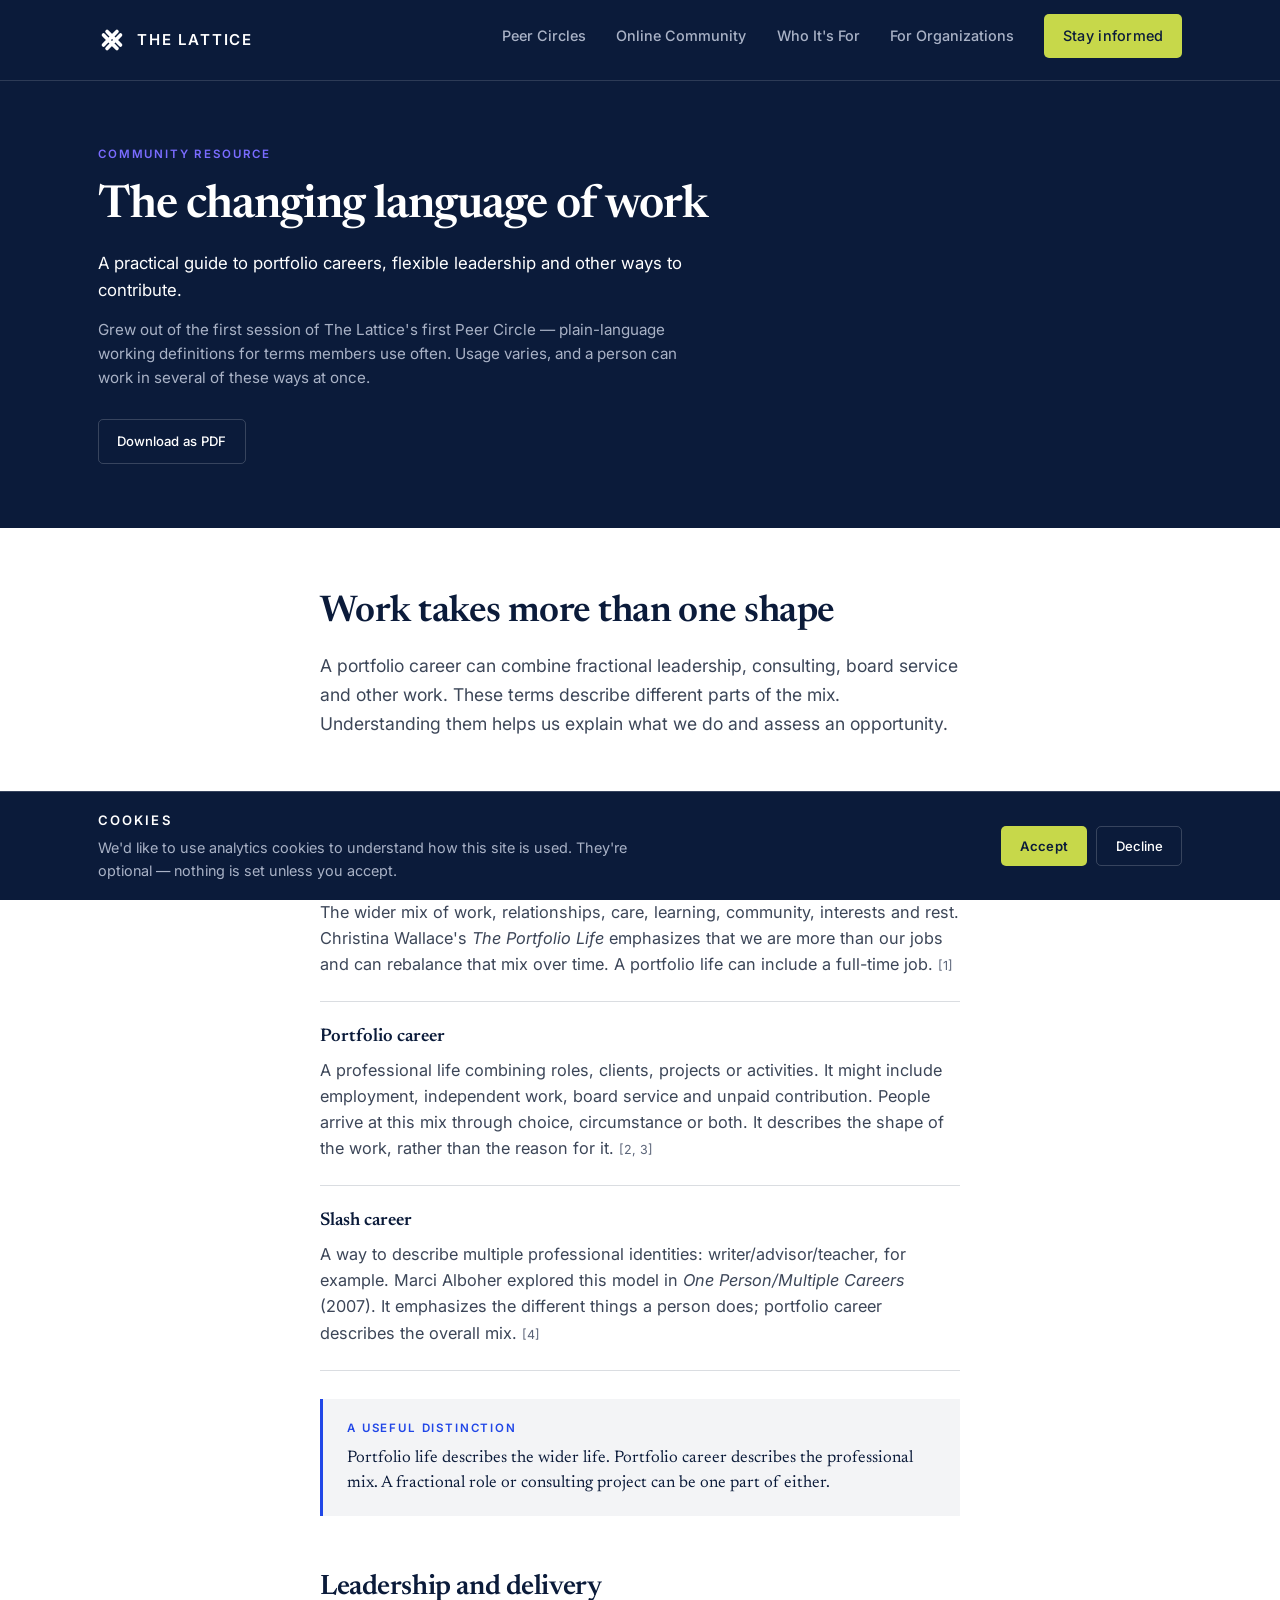
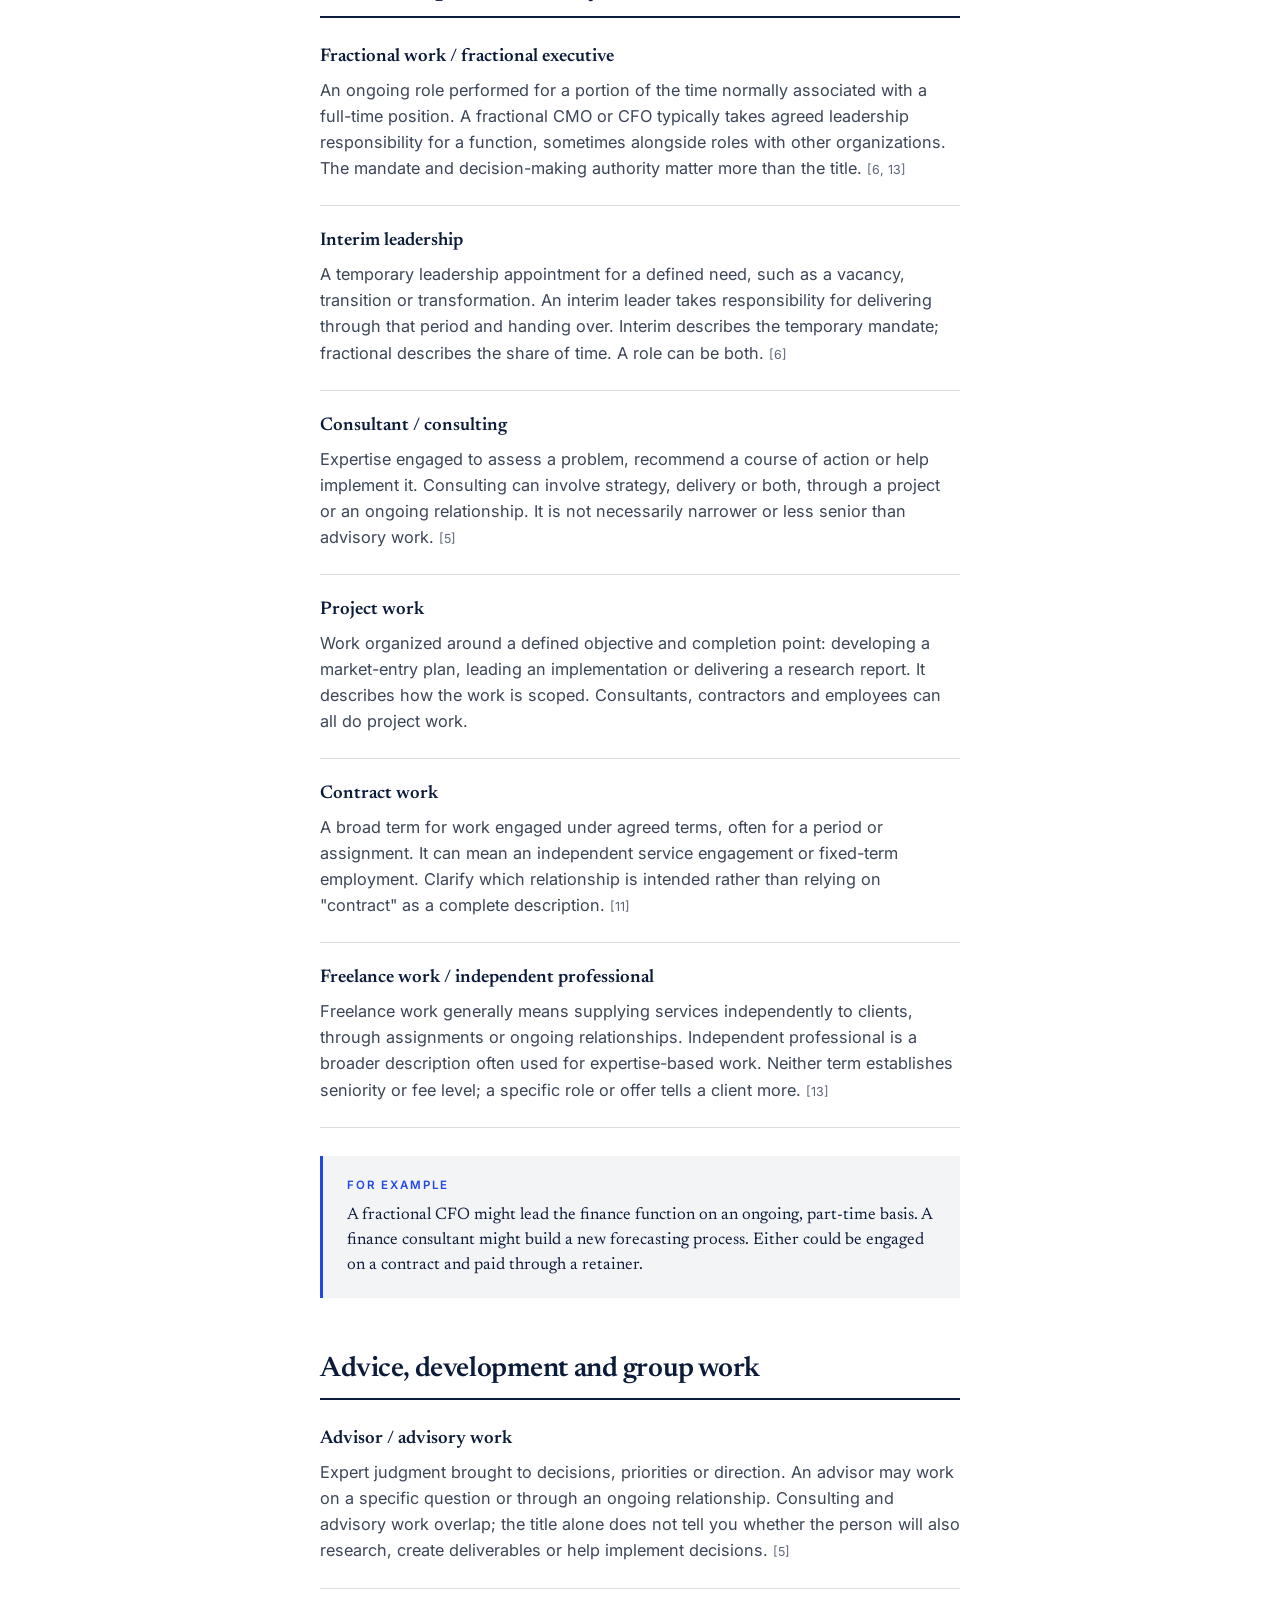
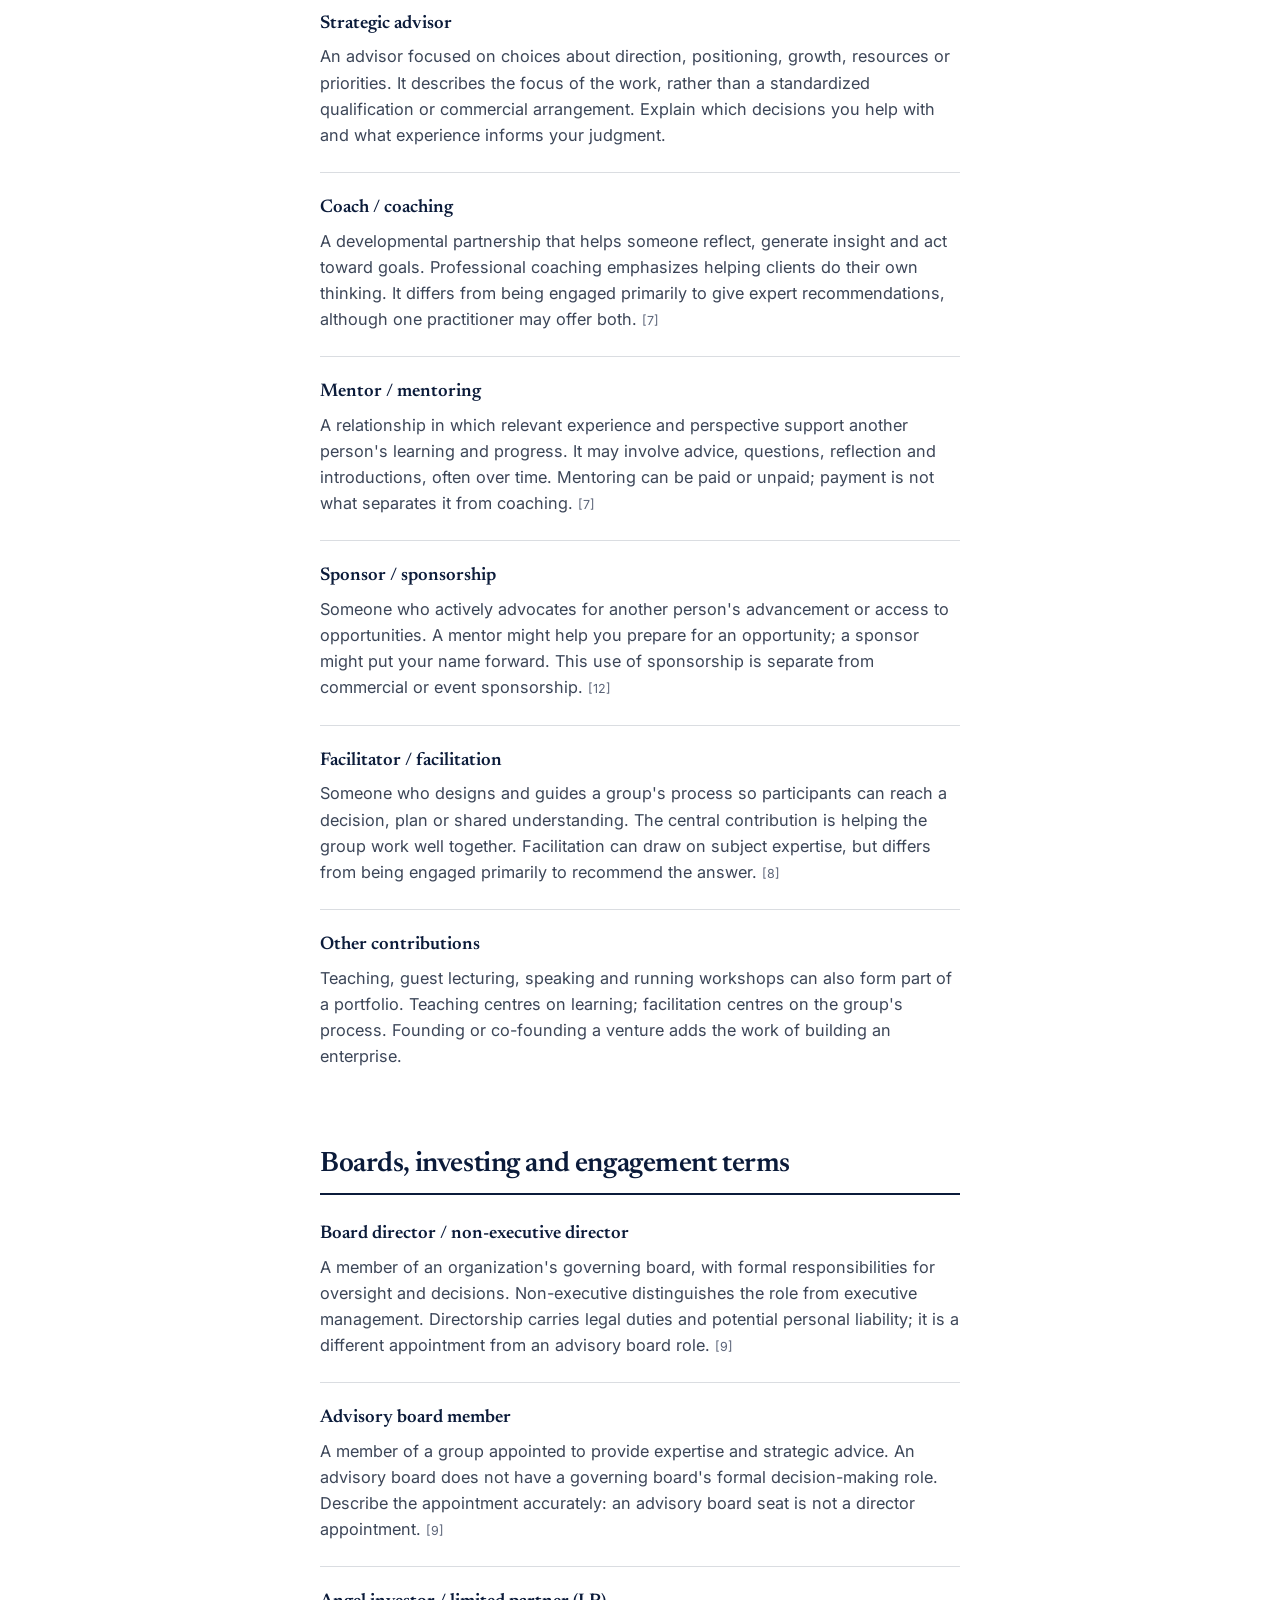
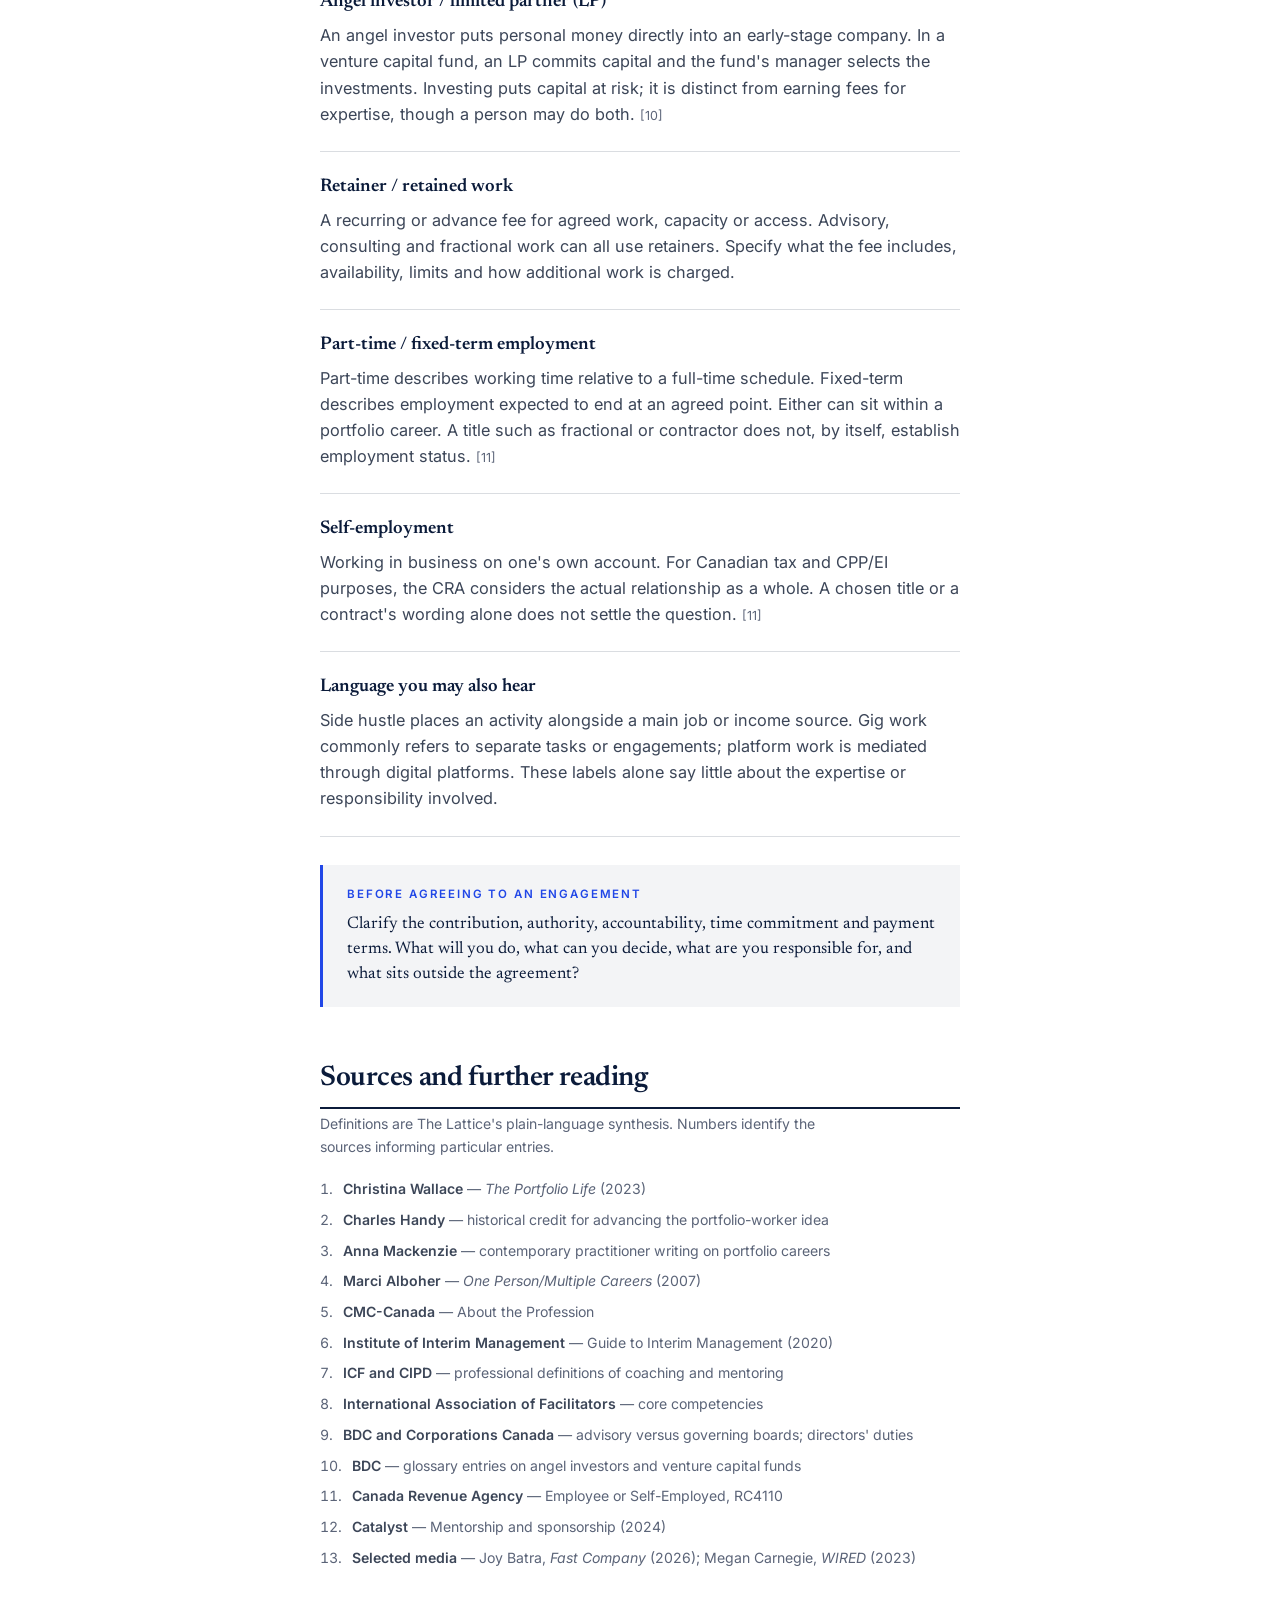
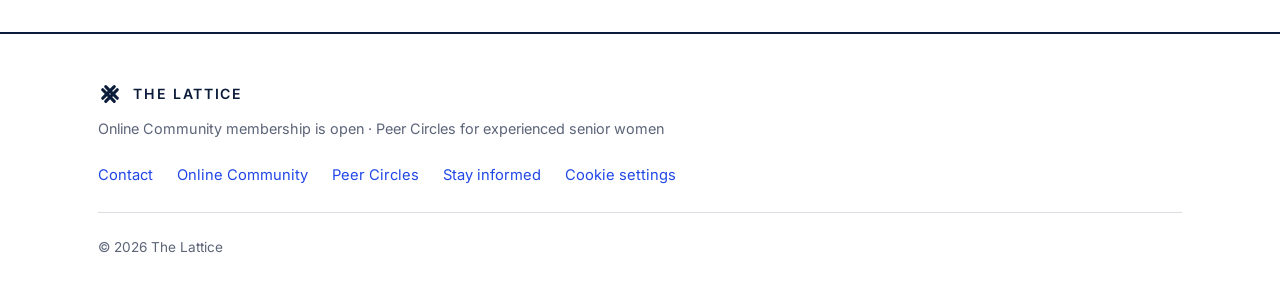
<file: lexicon/index.html>
<!DOCTYPE html>
<html lang="en-CA">
<head>
  <meta charset="UTF-8" />
  <meta name="viewport" content="width=device-width, initial-scale=1.0" />
  <title>The Lattice Lexicon | The Lattice</title>
  <meta name="description" content="A practical guide to portfolio careers, flexible leadership and other ways to contribute — plain-language working definitions from The Lattice." />

  <!-- Member resource, reachable by direct link only — not a page we want
       indexed or surfaced in search ahead of the homepage. -->
  <meta name="robots" content="noindex, nofollow" />

  <!-- Fonts: Newsreader (display) + Inter (UI, body, wordmark). Two families only. -->
  <link rel="preconnect" href="https://fonts.googleapis.com" />
  <link rel="preconnect" href="https://fonts.gstatic.com" crossorigin />
  <link href="https://fonts.googleapis.com/css2?family=Newsreader:ital,wght@0,400;0,500;0,600;1,400;1,500&family=Inter:wght@400;500;600&display=swap" rel="stylesheet" />

  <link rel="icon" href="data:image/svg+xml,%3Csvg xmlns='http://www.w3.org/2000/svg' viewBox='0 0 100 100'%3E%3Crect width='100' height='100' rx='14' fill='%230B1B3A'/%3E%3Cg stroke='%23F3F4F6' stroke-width='12' stroke-linecap='round' fill='none' transform='translate(50,50) rotate(45)'%3E%3Cline x1='-9' y1='-34' x2='-9' y2='1'/%3E%3Cline x1='-9' y1='17' x2='-9' y2='34'/%3E%3Cline x1='9' y1='-34' x2='9' y2='-17'/%3E%3Cline x1='9' y1='-1' x2='9' y2='34'/%3E%3Cline x1='-34' y1='-9' x2='-17' y2='-9'/%3E%3Cline x1='-1' y1='-9' x2='34' y2='-9'/%3E%3Cline x1='-34' y1='9' x2='1' y2='9'/%3E%3Cline x1='17' y1='9' x2='34' y2='9'/%3E%3C/g%3E%3C/svg%3E" />

  <!-- Root-relative, because this page sits at /lexicon/ rather than the root. -->
  <link rel="stylesheet" href="/css/brand-tokens.css" />
  <link rel="stylesheet" href="/css/styles.css" />
  <link rel="stylesheet" href="/css/lexicon.css" />
</head>
<body>

  <a class="skip-link" href="#top">Skip to content</a>

  <header class="site-header">
    <div class="wrap header-inner">
      <a class="brand" href="/" aria-label="The Lattice — home">
        <svg class="mark" viewBox="0 0 100 100" width="28" height="28" aria-hidden="true">
          <g stroke="currentColor" stroke-width="13" stroke-linecap="round" fill="none" transform="translate(50,50) rotate(45)">
            <line x1="-9" y1="-34" x2="-9" y2="1" /><line x1="-9" y1="17" x2="-9" y2="34" />
            <line x1="9" y1="-34" x2="9" y2="-17" /><line x1="9" y1="-1" x2="9" y2="34" />
            <line x1="-34" y1="-9" x2="-17" y2="-9" /><line x1="-1" y1="-9" x2="34" y2="-9" />
            <line x1="-34" y1="9" x2="1" y2="9" /><line x1="17" y1="9" x2="34" y2="9" />
          </g>
        </svg>
        <span class="wordmark">The Lattice</span>
      </a>
      <nav class="nav-links" aria-label="Primary">
        <a href="/peer-circles">Peer Circles</a>
        <a href="/community">Online Community</a>
        <a href="/#who">Who It's For</a>
        <a href="/#organizations">For Organizations</a>
        <a class="btn btn-citron btn-sm" href="/#join">Stay informed</a>
      </nav>
    </div>
  </header>

  <main id="top">

    <section class="lex-intro ground-navy">
      <div class="wrap">
        <span class="eyebrow eyebrow-iris">Community resource</span>
        <h1>The changing language of work</h1>
        <p class="lex-deck">A practical guide to portfolio careers, flexible leadership and other ways to contribute.</p>
        <p class="lex-back">Grew out of the first session of The Lattice's first Peer Circle — plain-language working definitions for terms members use often. Usage varies, and a person can work in several of these ways at once.</p>
        <div class="lex-actions">
          <a class="btn btn-ghost btn-sm" href="/assets/the-lattice-lexicon.pdf" download>Download as PDF</a>
        </div>
      </div>
    </section>

    <section class="lex-body ground-white">
      <div class="wrap lex-wrap">

        <div class="lex-lede">
          <h2>Work takes more than one shape</h2>
          <p>A portfolio career can combine fractional leadership, consulting, board service and other work. These terms describe different parts of the mix. Understanding them helps us explain what we do and assess an opportunity.</p>
        </div>

        <div class="lex-section">
          <h2>Life and career</h2>

          <div class="lex-term">
            <h3>Portfolio life</h3>
            <p>The wider mix of work, relationships, care, learning, community, interests and rest. Christina Wallace's <em>The Portfolio Life</em> emphasizes that we are more than our jobs and can rebalance that mix over time. A portfolio life can include a full-time job. <span class="lex-cite">[1]</span></p>
          </div>

          <div class="lex-term">
            <h3>Portfolio career</h3>
            <p>A professional life combining roles, clients, projects or activities. It might include employment, independent work, board service and unpaid contribution. People arrive at this mix through choice, circumstance or both. It describes the shape of the work, rather than the reason for it. <span class="lex-cite">[2, 3]</span></p>
          </div>

          <div class="lex-term">
            <h3>Slash career</h3>
            <p>A way to describe multiple professional identities: writer/advisor/teacher, for example. Marci Alboher explored this model in <em>One Person/Multiple Careers</em> (2007). It emphasizes the different things a person does; portfolio career describes the overall mix. <span class="lex-cite">[4]</span></p>
          </div>

          <div class="lex-callout">
            <span class="lex-callout-label">A useful distinction</span>
            <p>Portfolio life describes the wider life. Portfolio career describes the professional mix. A fractional role or consulting project can be one part of either.</p>
          </div>
        </div>

        <div class="lex-section">
          <h2>Leadership and delivery</h2>

          <div class="lex-term">
            <h3>Fractional work / fractional executive</h3>
            <p>An ongoing role performed for a portion of the time normally associated with a full-time position. A fractional CMO or CFO typically takes agreed leadership responsibility for a function, sometimes alongside roles with other organizations. The mandate and decision-making authority matter more than the title. <span class="lex-cite">[6, 13]</span></p>
          </div>

          <div class="lex-term">
            <h3>Interim leadership</h3>
            <p>A temporary leadership appointment for a defined need, such as a vacancy, transition or transformation. An interim leader takes responsibility for delivering through that period and handing over. Interim describes the temporary mandate; fractional describes the share of time. A role can be both. <span class="lex-cite">[6]</span></p>
          </div>

          <div class="lex-term">
            <h3>Consultant / consulting</h3>
            <p>Expertise engaged to assess a problem, recommend a course of action or help implement it. Consulting can involve strategy, delivery or both, through a project or an ongoing relationship. It is not necessarily narrower or less senior than advisory work. <span class="lex-cite">[5]</span></p>
          </div>

          <div class="lex-term">
            <h3>Project work</h3>
            <p>Work organized around a defined objective and completion point: developing a market-entry plan, leading an implementation or delivering a research report. It describes how the work is scoped. Consultants, contractors and employees can all do project work.</p>
          </div>

          <div class="lex-term">
            <h3>Contract work</h3>
            <p>A broad term for work engaged under agreed terms, often for a period or assignment. It can mean an independent service engagement or fixed-term employment. Clarify which relationship is intended rather than relying on "contract" as a complete description. <span class="lex-cite">[11]</span></p>
          </div>

          <div class="lex-term">
            <h3>Freelance work / independent professional</h3>
            <p>Freelance work generally means supplying services independently to clients, through assignments or ongoing relationships. Independent professional is a broader description often used for expertise-based work. Neither term establishes seniority or fee level; a specific role or offer tells a client more. <span class="lex-cite">[13]</span></p>
          </div>

          <div class="lex-callout">
            <span class="lex-callout-label">For example</span>
            <p>A fractional CFO might lead the finance function on an ongoing, part-time basis. A finance consultant might build a new forecasting process. Either could be engaged on a contract and paid through a retainer.</p>
          </div>
        </div>

        <div class="lex-section">
          <h2>Advice, development and group work</h2>

          <div class="lex-term">
            <h3>Advisor / advisory work</h3>
            <p>Expert judgment brought to decisions, priorities or direction. An advisor may work on a specific question or through an ongoing relationship. Consulting and advisory work overlap; the title alone does not tell you whether the person will also research, create deliverables or help implement decisions. <span class="lex-cite">[5]</span></p>
          </div>

          <div class="lex-term">
            <h3>Strategic advisor</h3>
            <p>An advisor focused on choices about direction, positioning, growth, resources or priorities. It describes the focus of the work, rather than a standardized qualification or commercial arrangement. Explain which decisions you help with and what experience informs your judgment.</p>
          </div>

          <div class="lex-term">
            <h3>Coach / coaching</h3>
            <p>A developmental partnership that helps someone reflect, generate insight and act toward goals. Professional coaching emphasizes helping clients do their own thinking. It differs from being engaged primarily to give expert recommendations, although one practitioner may offer both. <span class="lex-cite">[7]</span></p>
          </div>

          <div class="lex-term">
            <h3>Mentor / mentoring</h3>
            <p>A relationship in which relevant experience and perspective support another person's learning and progress. It may involve advice, questions, reflection and introductions, often over time. Mentoring can be paid or unpaid; payment is not what separates it from coaching. <span class="lex-cite">[7]</span></p>
          </div>

          <div class="lex-term">
            <h3>Sponsor / sponsorship</h3>
            <p>Someone who actively advocates for another person's advancement or access to opportunities. A mentor might help you prepare for an opportunity; a sponsor might put your name forward. This use of sponsorship is separate from commercial or event sponsorship. <span class="lex-cite">[12]</span></p>
          </div>

          <div class="lex-term">
            <h3>Facilitator / facilitation</h3>
            <p>Someone who designs and guides a group's process so participants can reach a decision, plan or shared understanding. The central contribution is helping the group work well together. Facilitation can draw on subject expertise, but differs from being engaged primarily to recommend the answer. <span class="lex-cite">[8]</span></p>
          </div>

          <div class="lex-term">
            <h3>Other contributions</h3>
            <p>Teaching, guest lecturing, speaking and running workshops can also form part of a portfolio. Teaching centres on learning; facilitation centres on the group's process. Founding or co-founding a venture adds the work of building an enterprise.</p>
          </div>
        </div>

        <div class="lex-section">
          <h2>Boards, investing and engagement terms</h2>

          <div class="lex-term">
            <h3>Board director / non-executive director</h3>
            <p>A member of an organization's governing board, with formal responsibilities for oversight and decisions. Non-executive distinguishes the role from executive management. Directorship carries legal duties and potential personal liability; it is a different appointment from an advisory board role. <span class="lex-cite">[9]</span></p>
          </div>

          <div class="lex-term">
            <h3>Advisory board member</h3>
            <p>A member of a group appointed to provide expertise and strategic advice. An advisory board does not have a governing board's formal decision-making role. Describe the appointment accurately: an advisory board seat is not a director appointment. <span class="lex-cite">[9]</span></p>
          </div>

          <div class="lex-term">
            <h3>Angel investor / limited partner (LP)</h3>
            <p>An angel investor puts personal money directly into an early-stage company. In a venture capital fund, an LP commits capital and the fund's manager selects the investments. Investing puts capital at risk; it is distinct from earning fees for expertise, though a person may do both. <span class="lex-cite">[10]</span></p>
          </div>

          <div class="lex-term">
            <h3>Retainer / retained work</h3>
            <p>A recurring or advance fee for agreed work, capacity or access. Advisory, consulting and fractional work can all use retainers. Specify what the fee includes, availability, limits and how additional work is charged.</p>
          </div>

          <div class="lex-term">
            <h3>Part-time / fixed-term employment</h3>
            <p>Part-time describes working time relative to a full-time schedule. Fixed-term describes employment expected to end at an agreed point. Either can sit within a portfolio career. A title such as fractional or contractor does not, by itself, establish employment status. <span class="lex-cite">[11]</span></p>
          </div>

          <div class="lex-term">
            <h3>Self-employment</h3>
            <p>Working in business on one's own account. For Canadian tax and CPP/EI purposes, the CRA considers the actual relationship as a whole. A chosen title or a contract's wording alone does not settle the question. <span class="lex-cite">[11]</span></p>
          </div>

          <div class="lex-term">
            <h3>Language you may also hear</h3>
            <p>Side hustle places an activity alongside a main job or income source. Gig work commonly refers to separate tasks or engagements; platform work is mediated through digital platforms. These labels alone say little about the expertise or responsibility involved.</p>
          </div>

          <div class="lex-callout">
            <span class="lex-callout-label">Before agreeing to an engagement</span>
            <p>Clarify the contribution, authority, accountability, time commitment and payment terms. What will you do, what can you decide, what are you responsible for, and what sits outside the agreement?</p>
          </div>
        </div>

        <div class="lex-section lex-sources">
          <h2>Sources and further reading</h2>
          <p class="lex-sources-note">Definitions are The Lattice's plain-language synthesis. Numbers identify the sources informing particular entries.</p>
          <ol class="lex-source-list">
            <li><span class="lex-source-num">1.</span><span><strong>Christina Wallace</strong> — <em>The Portfolio Life</em> (2023)</span></li>
            <li><span class="lex-source-num">2.</span><span><strong>Charles Handy</strong> — historical credit for advancing the portfolio-worker idea</span></li>
            <li><span class="lex-source-num">3.</span><span><strong>Anna Mackenzie</strong> — contemporary practitioner writing on portfolio careers</span></li>
            <li><span class="lex-source-num">4.</span><span><strong>Marci Alboher</strong> — <em>One Person/Multiple Careers</em> (2007)</span></li>
            <li><span class="lex-source-num">5.</span><span><strong>CMC-Canada</strong> — About the Profession</span></li>
            <li><span class="lex-source-num">6.</span><span><strong>Institute of Interim Management</strong> — Guide to Interim Management (2020)</span></li>
            <li><span class="lex-source-num">7.</span><span><strong>ICF and CIPD</strong> — professional definitions of coaching and mentoring</span></li>
            <li><span class="lex-source-num">8.</span><span><strong>International Association of Facilitators</strong> — core competencies</span></li>
            <li><span class="lex-source-num">9.</span><span><strong>BDC and Corporations Canada</strong> — advisory versus governing boards; directors' duties</span></li>
            <li><span class="lex-source-num">10.</span><span><strong>BDC</strong> — glossary entries on angel investors and venture capital funds</span></li>
            <li><span class="lex-source-num">11.</span><span><strong>Canada Revenue Agency</strong> — Employee or Self-Employed, RC4110</span></li>
            <li><span class="lex-source-num">12.</span><span><strong>Catalyst</strong> — Mentorship and sponsorship (2024)</span></li>
            <li><span class="lex-source-num">13.</span><span><strong>Selected media</strong> — Joy Batra, <em>Fast Company</em> (2026); Megan Carnegie, <em>WIRED</em> (2023)</span></li>
          </ol>
        </div>

      </div>
    </section>

  </main>

  <footer class="site-footer">
    <div class="wrap footer-inner">
      <div>
        <div class="f-brand">
          <svg class="mark" viewBox="0 0 100 100" width="24" height="24" aria-hidden="true">
            <g stroke="currentColor" stroke-width="13" stroke-linecap="round" fill="none" transform="translate(50,50) rotate(45)">
              <line x1="-9" y1="-34" x2="-9" y2="1" /><line x1="-9" y1="17" x2="-9" y2="34" />
              <line x1="9" y1="-34" x2="9" y2="-17" /><line x1="9" y1="-1" x2="9" y2="34" />
              <line x1="-34" y1="-9" x2="-17" y2="-9" /><line x1="-1" y1="-9" x2="34" y2="-9" />
              <line x1="-34" y1="9" x2="1" y2="9" /><line x1="17" y1="9" x2="34" y2="9" />
            </g>
          </svg>
          <span class="wordmark">The Lattice</span>
        </div>
        <p class="f-dates">Online Community membership is open · Peer Circles for experienced senior women</p>
      </div>
      <nav class="f-links" aria-label="Footer">
        <a href="mailto:hello@thelattice.ca">Contact</a>
        <a href="/community">Online Community</a>
        <a href="/peer-circles">Peer Circles</a>
        <a href="/#join">Stay informed</a>
        <a href="#" id="consent-reopen">Cookie settings</a>
      </nav>
      <p class="copyright">© 2026 The Lattice</p>
    </div>
  </footer>

  <div class="consent" id="consent" role="region" aria-label="Cookie consent" hidden>
    <div class="wrap consent-inner">
      <div>
        <p class="consent-title">Cookies</p>
        <p class="consent-text">
          We'd like to use analytics cookies to understand how this site is used.
          They're optional — nothing is set unless you accept.
        </p>
      </div>
      <div class="consent-actions">
        <button class="btn btn-citron btn-sm" type="button" id="consent-accept">Accept</button>
        <button class="btn btn-ghost btn-sm" type="button" id="consent-decline">Decline</button>
      </div>
    </div>
  </div>

  <script src="/js/analytics.js"></script>
</body></html>
</file>
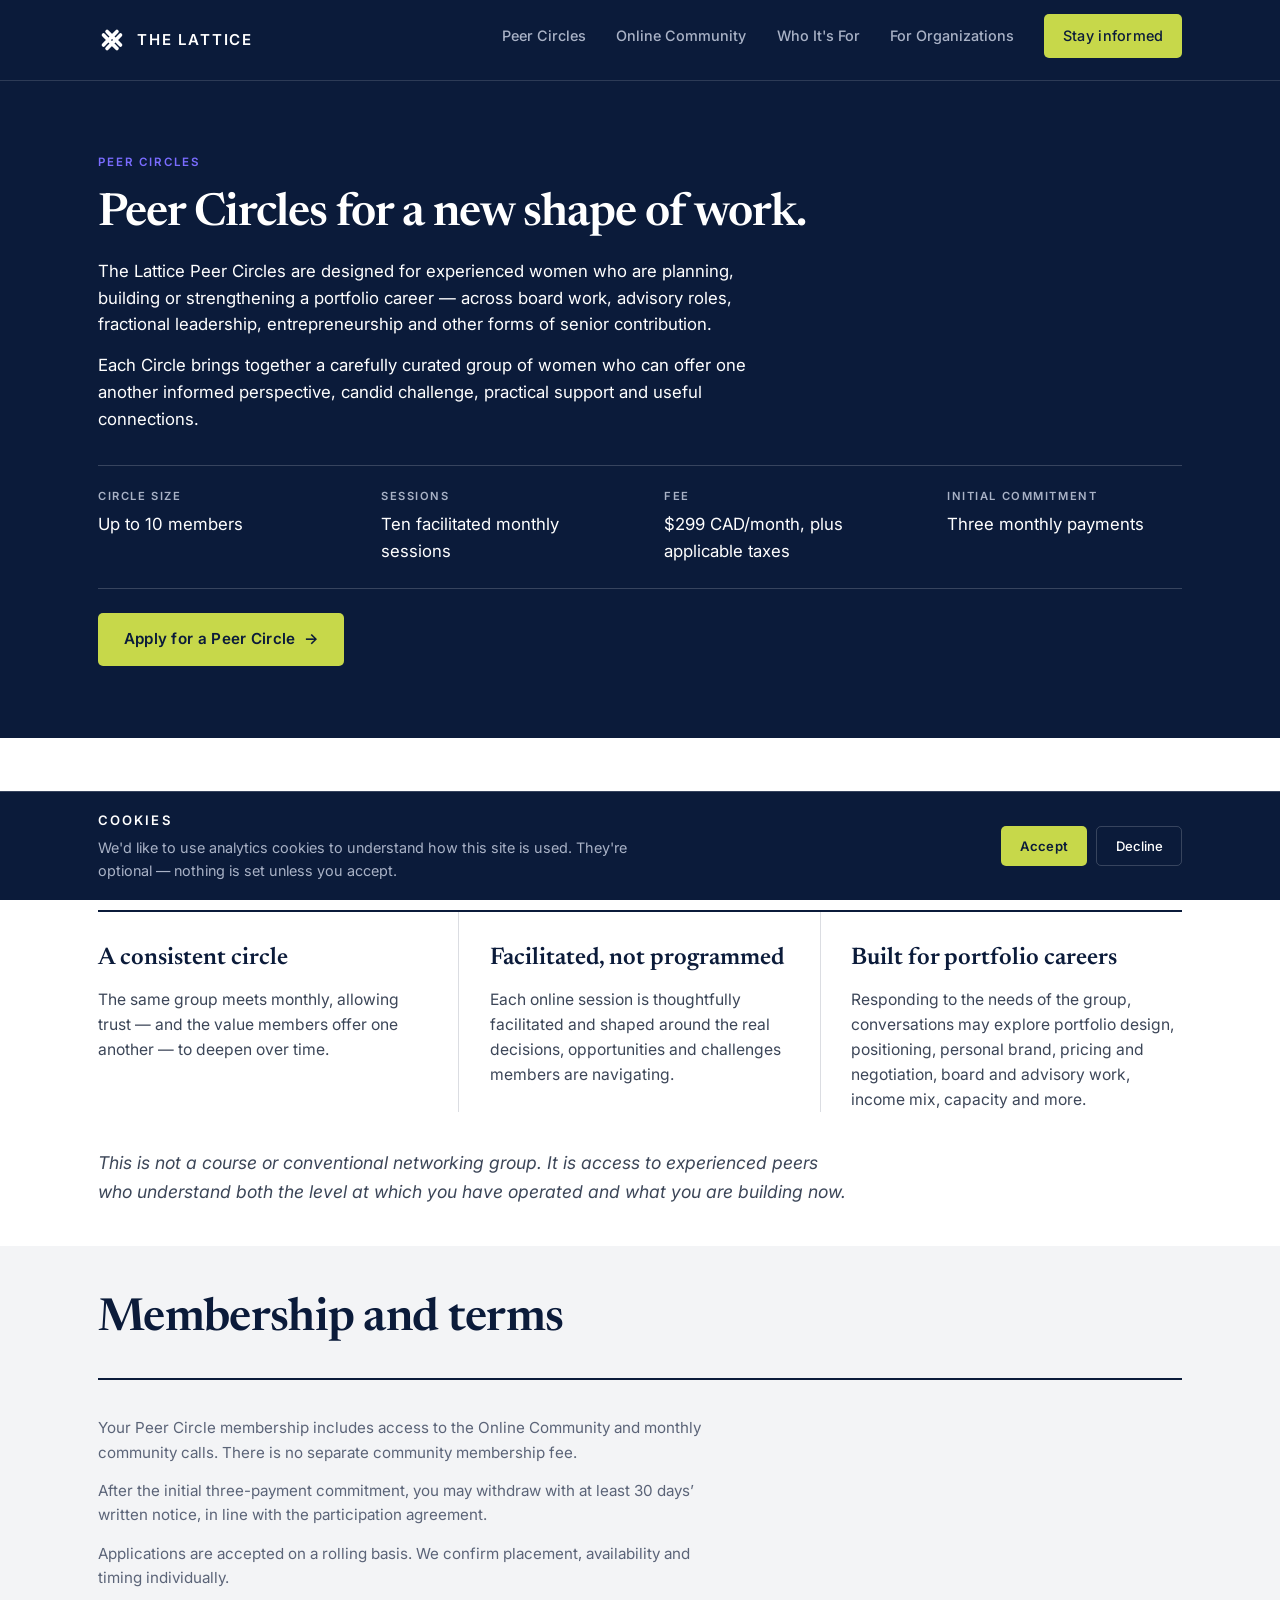
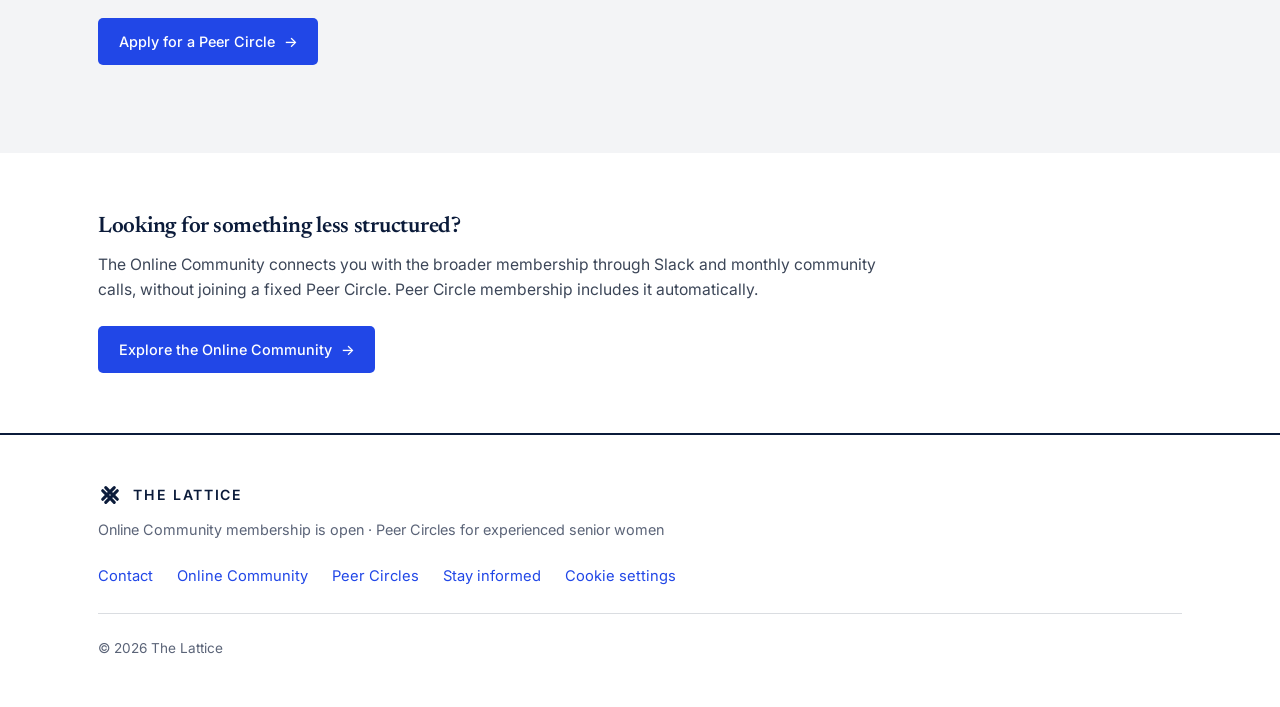
<file: peer-circles/index.html>
<!DOCTYPE html>
<html lang="en-CA">
<head>
  <meta charset="UTF-8" />
  <meta name="viewport" content="width=device-width, initial-scale=1.0" />
  <title>The Lattice Peer Circles | Facilitated Groups for Senior Women Leaders</title>
  <meta name="description" content="Peer Circles are small, facilitated groups for senior women building portfolio careers. Up to 10 members, ten monthly sessions, $299 CAD/month." />
  <link rel="canonical" href="https://thelattice.ca/peer-circles" />

  <meta property="og:title" content="The Lattice Peer Circles | Facilitated Groups for Senior Women Leaders" />
  <meta property="og:description" content="Peer Circles are small, facilitated groups for senior women building portfolio careers. Up to 10 members, ten monthly sessions, $299 CAD/month." />
  <meta property="og:type" content="website" />
  <meta property="og:url" content="https://thelattice.ca/peer-circles" />
  <meta property="og:site_name" content="The Lattice" />
  <meta property="og:image" content="https://thelattice.ca/assets/the-lattice-social-preview.png" />
  <meta property="og:image:alt" content="The Lattice — Peer Circles for senior women leaders" />

  <meta name="twitter:card" content="summary_large_image" />
  <meta name="twitter:title" content="The Lattice Peer Circles | Facilitated Groups for Senior Women Leaders" />
  <meta name="twitter:description" content="Peer Circles are small, facilitated groups for senior women building portfolio careers." />
  <meta name="twitter:image" content="https://thelattice.ca/assets/the-lattice-social-preview.png" />

  <!-- Fonts: Newsreader (display) + Inter (UI, body, wordmark). Two families only. -->
  <link rel="preconnect" href="https://fonts.googleapis.com" />
  <link rel="preconnect" href="https://fonts.gstatic.com" crossorigin />
  <link href="https://fonts.googleapis.com/css2?family=Newsreader:ital,wght@0,400;0,500;0,600;1,400;1,500&family=Inter:wght@400;500;600&display=swap" rel="stylesheet" />

  <link rel="icon" href="data:image/svg+xml,%3Csvg xmlns='http://www.w3.org/2000/svg' viewBox='0 0 100 100'%3E%3Crect width='100' height='100' rx='14' fill='%230B1B3A'/%3E%3Cg stroke='%23F3F4F6' stroke-width='12' stroke-linecap='round' fill='none' transform='translate(50,50) rotate(45)'%3E%3Cline x1='-9' y1='-34' x2='-9' y2='1'/%3E%3Cline x1='-9' y1='17' x2='-9' y2='34'/%3E%3Cline x1='9' y1='-34' x2='9' y2='-17'/%3E%3Cline x1='9' y1='-1' x2='9' y2='34'/%3E%3Cline x1='-34' y1='-9' x2='-17' y2='-9'/%3E%3Cline x1='-1' y1='-9' x2='34' y2='-9'/%3E%3Cline x1='-34' y1='9' x2='1' y2='9'/%3E%3Cline x1='17' y1='9' x2='34' y2='9'/%3E%3C/g%3E%3C/svg%3E" />

  <!-- Root-relative, because this page sits at /peer-circles/ rather than the root. -->
  <link rel="stylesheet" href="/css/brand-tokens.css" />
  <link rel="stylesheet" href="/css/styles.css" />
</head>
<body>

  <a class="skip-link" href="#top">Skip to content</a>

  <header class="site-header">
    <div class="wrap header-inner">
      <a class="brand" href="/" aria-label="The Lattice — home">
        <svg class="mark" viewBox="0 0 100 100" width="28" height="28" aria-hidden="true">
          <g stroke="currentColor" stroke-width="13" stroke-linecap="round" fill="none" transform="translate(50,50) rotate(45)">
            <line x1="-9" y1="-34" x2="-9" y2="1" /><line x1="-9" y1="17" x2="-9" y2="34" />
            <line x1="9" y1="-34" x2="9" y2="-17" /><line x1="9" y1="-1" x2="9" y2="34" />
            <line x1="-34" y1="-9" x2="-17" y2="-9" /><line x1="-1" y1="-9" x2="34" y2="-9" />
            <line x1="-34" y1="9" x2="1" y2="9" /><line x1="17" y1="9" x2="34" y2="9" />
          </g>
        </svg>
        <span class="wordmark">The Lattice</span>
      </a>
      <nav class="nav-links" aria-label="Primary">
        <a href="/peer-circles">Peer Circles</a>
        <a href="/community">Online Community</a>
        <a href="/#who">Who It's For</a>
        <a href="/#organizations">For Organizations</a>
        <a class="btn btn-citron btn-sm" href="/#join">Stay informed</a>
      </nav>
    </div>
  </header>

  <main id="top">

    <!-- ======================= INTRO (navy) ======================= -->
    <section class="com-intro ground-navy">
      <div class="wrap">
        <span class="eyebrow eyebrow-iris">Peer Circles</span>
        <h1>Peer Circles for a new shape of work.</h1>
        <p class="com-deck">The Lattice Peer Circles are designed for experienced women who are planning, building or strengthening a portfolio career &mdash; across board work, advisory roles, fractional leadership, entrepreneurship and other forms of senior contribution.</p>
        <p class="com-deck">Each Circle brings together a carefully curated group of women who can offer one another informed perspective, candid challenge, practical support and useful connections.</p>

        <!-- Rebuilt as a responsive grid with consistent row gaps — equal
             minmax(,1fr) tracks, not max-content, so a 5-item grid never
             strands the last fact alone under a ragged row. -->
        <dl class="circle-facts circle-facts-navy">
          <div><dt>Circle size</dt><dd>Up to 10 members</dd></div>
          <div><dt>Sessions</dt><dd>Ten facilitated monthly sessions</dd></div>
          <div><dt>Fee</dt><dd>$299 CAD/month, plus applicable taxes</dd></div>
          <div><dt>Initial commitment</dt><dd>Three monthly payments</dd></div>
        </dl>

        <p class="com-intro-cta">
          <a class="btn btn-citron" href="/apply">Apply for a Peer Circle <span aria-hidden="true">&rarr;</span></a>
        </p>
      </div>
    </section>

    <!-- =================== WHAT A CIRCLE ACTUALLY IS =================== -->
    <section class="ground-white circle-work-section">
      <div class="wrap">
        <div class="section-head">
          <div><h2>How Peer Circles work</h2></div>
        </div>
        <div class="offers" data-stack>
          <div class="offer">
            <h3>A consistent circle</h3>
            <p class="offer-body">The same group meets monthly, allowing trust &mdash; and the value members offer one another &mdash; to deepen over time.</p>
          </div>
          <div class="offer">
            <h3>Facilitated, not programmed</h3>
            <p class="offer-body">Each online session is thoughtfully facilitated and shaped around the real decisions, opportunities and challenges members are navigating.</p>
          </div>
          <div class="offer">
            <h3>Built for portfolio careers</h3>
            <p class="offer-body">Responding to the needs of the group, conversations may explore portfolio design, positioning, personal brand, pricing and negotiation, board and advisory work, income mix, capacity and more.</p>
          </div>
        </div>
        <p class="circle-lead">This is not a course or conventional networking group. It is access to experienced peers who understand both the level at which you have operated and what you are building now.</p>
      </div>
    </section>

    <!-- =================== MEMBERSHIP, TERMS AND TIMING =================== -->
    <section class="ground-mist circle-terms-section">
      <div class="wrap">
        <div class="section-head">
          <div><h2>Membership and terms</h2></div>
        </div>
        <div class="circle-notes">
          <p class="circle-format">Your Peer Circle membership includes access to the Online Community and monthly community calls. There is no separate community membership fee.</p>
          <p class="circle-format">After the initial three-payment commitment, you may withdraw with at least 30 days&rsquo; written notice, in line with the participation agreement.</p>
          <p class="circle-format">Applications are accepted on a rolling basis. We confirm placement, availability and timing individually.</p>
        </div>
        <p class="circle-cta">
          <a class="btn btn-cobalt" href="/apply">Apply for a Peer Circle <span aria-hidden="true">&rarr;</span></a>
        </p>
      </div>
    </section>

    <!-- =================== LOOKING FOR SOMETHING LIGHTER =================== -->
    <section class="orgs ground-white">
      <div class="wrap">
        <div class="org-panel org-panel-stack">
          <h2 class="org-heading">Looking for something less structured?</h2>
          <p class="org-body">The Online Community connects you with the broader membership through Slack and monthly community calls, without joining a fixed Peer Circle. Peer Circle membership includes it automatically.</p>
          <p class="org-cta">
            <a class="btn btn-cobalt" href="/community">Explore the Online Community <span aria-hidden="true">&rarr;</span></a>
          </p>
        </div>
      </div>
    </section>

  </main>

  <footer class="site-footer">
    <div class="wrap footer-inner">
      <div>
        <div class="f-brand">
          <svg class="mark" viewBox="0 0 100 100" width="24" height="24" aria-hidden="true">
            <g stroke="currentColor" stroke-width="13" stroke-linecap="round" fill="none" transform="translate(50,50) rotate(45)">
              <line x1="-9" y1="-34" x2="-9" y2="1" /><line x1="-9" y1="17" x2="-9" y2="34" />
              <line x1="9" y1="-34" x2="9" y2="-17" /><line x1="9" y1="-1" x2="9" y2="34" />
              <line x1="-34" y1="-9" x2="-17" y2="-9" /><line x1="-1" y1="-9" x2="34" y2="-9" />
              <line x1="-34" y1="9" x2="1" y2="9" /><line x1="17" y1="9" x2="34" y2="9" />
            </g>
          </svg>
          <span class="wordmark">The Lattice</span>
        </div>
        <p class="f-dates">Online Community membership is open · Peer Circles for experienced senior women</p>
      </div>
      <nav class="f-links" aria-label="Footer">
        <a href="mailto:hello@thelattice.ca">Contact</a>
        <a href="/community">Online Community</a>
        <a href="/peer-circles">Peer Circles</a>
        <a href="/#join">Stay informed</a>
        <a href="#" id="consent-reopen">Cookie settings</a>
      </nav>
      <p class="copyright">© 2026 The Lattice</p>
    </div>
  </footer>

  <div class="consent" id="consent" role="region" aria-label="Cookie consent" hidden>
    <div class="wrap consent-inner">
      <div>
        <p class="consent-title">Cookies</p>
        <p class="consent-text">
          We'd like to use analytics cookies to understand how this site is used.
          They're optional — nothing is set unless you accept.
        </p>
      </div>
      <div class="consent-actions">
        <button class="btn btn-citron btn-sm" type="button" id="consent-accept">Accept</button>
        <button class="btn btn-ghost btn-sm" type="button" id="consent-decline">Decline</button>
      </div>
    </div>
  </div>

  <script src="/js/analytics.js"></script>
</body>
</html>
</file>
<file: css/brand-tokens.css>
/* ============================================================
   THE LATTICE — BRAND TOKENS (v3)

   The brand as CSS custom properties. Source of truth:
   ~/Documents/The Lattice/Website/design_handoff_lattice_v3/
   (README.md and "The Lattice - Brand Bible.dc.html").

   Change a colour, a font or a spacing step HERE. css/styles.css
   holds no raw hex — every value in it points back to this file.
   ============================================================ */

:root {

  /* ---- Colour -------------------------------------------------- */

  /* PRIMARY · 45-55% of a page */
  --lattice-ink-navy:        #0B1B3A;

  /* GROUND · 30-40% */
  --lattice-mist-grey:       #F3F4F6;
  --lattice-cool-white:      #FFFFFF;

  /* SECONDARY · 8-12% — light-ground CTAs, links, eyebrows, active states */
  --lattice-cobalt:          #2147E7;
  --lattice-cobalt-hover:    #1A38BE;

  /* SUPPORTING · 3-5% — section markers, on-navy eyebrows, diagram nodes */
  --lattice-iris:            #7A6CFF;

  /* ACTION · 2-4% — CTA fill on NAVY grounds only, with navy text.
     Never on a light ground (1.5:1 vs white fails WCAG 1.4.11 for the
     button's own edge). No decorative use: no dots, underlines, markers.
     Citron appears exactly three times on this page — the header button,
     the hero button, the form submit. A fourth is a brand decision. */
  --lattice-citron:          #C7D84A;
  --lattice-citron-hover:    #D3E35C;

  /* Text */
  --lattice-text-body:       #3C4658;
  --lattice-text-muted:      #5B6478;
  --lattice-text-on-navy:    #FFFFFF;
  --lattice-text-on-navy-2:  #A9B2C6;

  /* Lines. Sections are separated by a 2px navy rule under the heading
     row; columns are divided by 1px hairlines — never by card borders. */
  --lattice-border:          rgba(11, 27, 58, 0.15);
  --lattice-border-strong:   rgba(11, 27, 58, 0.18);
  --lattice-border-on-navy:  rgba(255, 255, 255, 0.18);

  /* Status. The navy variant is required: #B3261E on navy is unreadable. */
  --lattice-error:           #B3261E;
  --lattice-error-on-navy:   #F3B0AB;

  /* Founder portraits. The three headshots come from three photographers
     under very different light, so the muting, contrast and shadow-cooling
     are graded per image and baked into the WebP derivatives — identical
     numbers across all three did not produce a matching result. What stays
     here is the final uniform veil over the finished set, so its strength
     can still be tuned without regenerating anything. Past roughly 0.16 the
     complexions start to go grey. */
  --lattice-portrait-wash:   rgba(11, 27, 58, 0.12);

  /* ---- Type ---------------------------------------------------- */
  /* Two families only. DM Sans was a third in the previous build.
     It is gone — do not reintroduce it. */
  --lattice-font-display:    'Newsreader', Georgia, serif;   /* 500, 600 */
  --lattice-font-ui:         'Inter', system-ui, sans-serif; /* 400, 500, 600 */

  --lattice-size-hero:       clamp(2.6rem, 5.4vw, 4.1rem);
  --lattice-size-section:    clamp(1.9rem, 3.6vw, 2.85rem);
  --lattice-size-statement:  clamp(2rem, 3.9vw, 3rem);   /* navy sections */
  --lattice-size-pull:       clamp(1.6rem, 3.2vw, 2.3rem);
  --lattice-size-column:     1.5rem;
  --lattice-size-body:       1.02rem;
  --lattice-size-body-lg:    1.1rem;
  --lattice-size-ui:         0.9rem;
  --lattice-size-label:      0.72rem;

  --lattice-lh-hero:         1.04;
  --lattice-lh-section:      1.14;
  --lattice-lh-statement:    1.12;
  --lattice-lh-body:         1.6;
  --lattice-lh-body-loose:   1.65;

  --lattice-track-hero:      -0.022em;
  --lattice-track-section:   -0.015em;
  --lattice-track-statement: -0.018em;
  --lattice-track-label:     0.16em;
  --lattice-track-numeral:   0.18em;
  --lattice-track-wordmark:  0.12em;

  /* ---- Space, radius, motion ----------------------------------- */
  --lattice-space-1:  4px;   --lattice-space-2:  8px;
  --lattice-space-3:  12px;  --lattice-space-4:  16px;
  --lattice-space-5:  20px;  --lattice-space-6:  24px;
  --lattice-space-8:  32px;  --lattice-space-10: 40px;
  --lattice-space-14: 56px;  --lattice-space-18: 72px;
  --lattice-space-24: 96px;

  --lattice-section-pad:     clamp(3.5rem, 7vw, 5.5rem);
  --lattice-gutter:          clamp(1.25rem, 5vw, 3rem);
  --lattice-content-max:     1180px;

  /* 5px on controls. Panels and section blocks are square — no radius.
     Cards were removed from this direction deliberately. */
  --lattice-radius-control:  5px;

  --lattice-motion-fast:     0.15s ease;   /* the 1px CTA lift */
  --lattice-motion-base:     0.2s ease;    /* colour */

  /* Sticky header clearance for anchored sections */
  --lattice-header-offset:   96px;
}

@media (prefers-reduced-motion: reduce) {
  *, *::before, *::after {
    animation: none !important;
    transition: none !important;
    scroll-behavior: auto !important;
  }
}
</file>
<file: css/styles.css>
/* ============================================================
   THE LATTICE — SITE STYLES (v3)

   Built against css/brand-tokens.css. No raw hex in here except
   inside the two inline SVG graphics, which carry their own
   stroke/fill: every other colour is a var(--lattice-*) token.

   Colour budget this page holds to:
     Ink navy 45-55%  · Mist grey + white 30-40%
     Cobalt 8-12%     · Iris 3-5%     · Citron 2-4%

   THE CITRON RULE. Citron means "act here". It carries primary
   CTAs on ink navy grounds ONLY, always with navy text, and does
   no decorative work — no dots, no underlines, no markers. On a
   light ground it is 1.5:1 against white and fails WCAG 1.4.11
   for the button's own edge, so light-ground CTAs are cobalt.

   Citron appears exactly three times: the header Express Interest
   button, the hero Get Early Access button, and the form submit.
   (The consent banner's Accept is the fourth, and it sits on its
   own navy bar — it is chrome, not page content.) Adding another
   is a brand decision, not a build decision.

   STRUCTURE. Panels and section blocks are square — no radius.
   Cards were removed from this direction deliberately. Section
   headings sit above a 2px navy rule; columns are divided by 1px
   hairlines, never by borders around a box.
   ============================================================ */

* { margin: 0; padding: 0; box-sizing: border-box; }

/* Was scroll-behavior: smooth. Confirmed by direct A/B test: with smooth
   set, loading a URL with a hash (e.g. /#who, or any nav link from
   another page) left the page at scrollY 0 — the browser never
   completed the animated jump to the anchor, so the section just
   stayed off-screen below the fold. Switching to auto, same test,
   same URL: lands correctly at 96px under the header (the
   scroll-margin-top below) every time. No JS on the page touches
   scroll position — this was the sole cause of anchors appearing to
   silently fail on fresh navigation, including every /#who, /#join,
   /#organizations link in the nav/footer on every other page. */
html {
  scroll-behavior: auto;
  -webkit-text-size-adjust: 100%;
}

body {
  background: var(--lattice-cool-white);
  color: var(--lattice-text-body);
  font-family: var(--lattice-font-ui);
  font-size: var(--lattice-size-body);
  line-height: var(--lattice-lh-body);
  -webkit-font-smoothing: antialiased;
  text-rendering: optimizeLegibility;
}

img, svg { display: block; max-width: 100%; }


/* ---------------- Layout primitives ---------------- */

.wrap {
  max-width: var(--lattice-content-max);
  margin-inline: auto;
  padding-inline: var(--lattice-gutter);
}

section { padding-block: var(--lattice-section-pad); }

/* Short informational sections (a couple of paragraphs, a handful of
   list items) don't need the full 88px block padding built for sections
   carrying more hierarchy. 48-64px responsive. */
.section-compact { padding-block: clamp(3rem, 6vw, 4rem); }

/* The sticky header would otherwise sit on top of an anchored heading. */
[id] { scroll-margin-top: var(--lattice-header-offset); }

/* Grounds alternate deliberately: navy · white · grey · white · navy ·
   white · grey · navy · white. No two adjacent sections share a ground,
   and the page does not read as a strict navy/white stripe. */
.ground-white { background: var(--lattice-cool-white); }
.ground-mist  { background: var(--lattice-mist-grey); }
.ground-navy  { background: var(--lattice-ink-navy); }

/* Two balanced columns. auto-fit collapses to one column below the
   minmax floor without needing the 900px breakpoint. */
.two-col {
  display: grid;
  grid-template-columns: repeat(auto-fit, minmax(320px, 1fr));
  gap: clamp(2rem, 5vw, 4rem);
  align-items: start;
}


/* ---------------- Type ---------------- */

h1, h2, h3 {
  font-family: var(--lattice-font-display);
  color: var(--lattice-ink-navy);
  text-wrap: pretty;
}

h1 {
  font-weight: 500;
  font-size: var(--lattice-size-hero);
  line-height: var(--lattice-lh-hero);
  letter-spacing: var(--lattice-track-hero);
}

/* Section headline. */
h2 {
  font-weight: 600;
  font-size: var(--lattice-size-section);
  line-height: var(--lattice-lh-section);
  letter-spacing: var(--lattice-track-section);
}

/* Large statement, used in the navy sections and Why Now. */
.statement {
  font-weight: 500;
  font-size: var(--lattice-size-statement);
  line-height: var(--lattice-lh-statement);
  letter-spacing: var(--lattice-track-statement);
}
.statement-light { color: var(--lattice-text-on-navy); }
.statement-join {
  font-size: clamp(1.9rem, 3.5vw, 2.75rem);
  line-height: var(--lattice-lh-section);
}
.statement-sm {
  font-family: var(--lattice-font-display);
  font-weight: 500;
  font-size: clamp(1.6rem, 3vw, 2.2rem);
  line-height: 1.25;
  letter-spacing: var(--lattice-track-section);
  color: var(--lattice-ink-navy);
  text-wrap: pretty;
}

/* Why Now sets its heading in Newsreader 600 at the statement scale. */
.why .statement { font-weight: 600; }

h3 {
  font-weight: 600;
  font-size: var(--lattice-size-column);
  line-height: 1.2;
}

/* Italic carries emphasis in this system — never colour. */
em { font-style: italic; }

p + p { margin-top: 1.1rem; }

/* Small label above a heading. Inter 600, uppercase, cobalt on light
   grounds and iris on navy. No lead rule, no tint chip. */
.eyebrow {
  display: block;
  font-family: var(--lattice-font-ui);
  font-size: var(--lattice-size-label);
  font-weight: 600;
  letter-spacing: var(--lattice-track-label);
  text-transform: uppercase;
  color: var(--lattice-cobalt);
  margin-bottom: 1.1rem;
}
.eyebrow-iris { color: var(--lattice-iris); }

/* 01 / 02 / 03 markers. */
.numeral {
  font-family: var(--lattice-font-ui);
  font-size: var(--lattice-size-label);
  font-weight: 600;
  letter-spacing: var(--lattice-track-numeral);
  color: var(--lattice-cobalt);
}

.skip-link {
  position: absolute;
  left: -9999px;
  top: 0;
  z-index: 200;
  background: var(--lattice-citron);
  color: var(--lattice-ink-navy);
  font-weight: 600;
  padding: 0.75rem 1.25rem;
}
.skip-link:focus { left: 0; }


/* ---------------- Controls ---------------- */

a { color: var(--lattice-cobalt); text-decoration: none; }
a:hover { color: var(--lattice-ink-navy); }

.btn {
  font-family: var(--lattice-font-ui);
  display: inline-flex;
  align-items: center;
  justify-content: center;
  gap: 0.55rem;
  border: 0;
  border-radius: var(--lattice-radius-control);
  cursor: pointer;
  transition: background var(--lattice-motion-base),
              transform var(--lattice-motion-fast),
              color var(--lattice-motion-base);
}
.btn:hover { color: inherit; }

/* Primary action on NAVY grounds only. Navy text, never white. */
.btn-citron {
  background: var(--lattice-citron);
  color: var(--lattice-ink-navy);
  font-weight: 600;
  font-size: 0.95rem;
  letter-spacing: 0.02em;
  padding: 0.9rem 1.6rem;
}
.btn-citron:hover {
  background: var(--lattice-citron-hover);
  color: var(--lattice-ink-navy);
  transform: translateY(-1px);
}

/* Primary action on LIGHT grounds. */
.btn-cobalt {
  background: var(--lattice-cobalt);
  color: var(--lattice-cool-white);
  font-weight: 500;
  font-size: 0.9rem;
  padding: 0.75rem 1.3rem;
}
.btn-cobalt:hover {
  background: var(--lattice-cobalt-hover);
  color: var(--lattice-cool-white);
}

/* Outlined secondary, for a navy ground CTA sitting beside a citron
   primary. Matches .btn-citron's padding and font-size exactly so the
   pair reads as one button group at one height — this class previously
   carried no padding of its own and relied on always being paired with
   .btn-sm (its only prior use: the cookie banner's Decline), which left
   it rendering with zero padding anywhere else it was used. */
.btn-ghost {
  background: transparent;
  color: var(--lattice-text-on-navy);
  font-weight: 500;
  font-size: 0.95rem;
  padding: 0.9rem 1.6rem;
  border: 1px solid var(--lattice-border-on-navy);
}
.btn-ghost:hover {
  background: rgba(255, 255, 255, 0.08);
  color: var(--lattice-text-on-navy);
}

.btn-sm { font-size: 0.82rem; padding: 0.68rem 1.15rem; }
.btn-block { width: 100%; padding-block: 0.95rem; }

/* Cobalt text link with a travelling arrow. */
.text-link {
  display: inline-flex;
  align-items: center;
  gap: 0.45rem;
  font-weight: 500;
  font-size: 0.95rem;
  color: var(--lattice-cobalt);
  transition: gap var(--lattice-motion-base), color var(--lattice-motion-base);
}
.text-link:hover { gap: 0.7rem; color: var(--lattice-ink-navy); }

.text-link-sm { font-weight: 500; font-size: 0.88rem; }

/* Focus: citron on navy, cobalt on light. */
:focus-visible {
  outline: 2px solid var(--lattice-cobalt);
  outline-offset: 2px;
}
.ground-navy :focus-visible,
.site-header :focus-visible,
.consent :focus-visible {
  outline-color: var(--lattice-citron);
}


/* ---------------- Header ---------------- */

.site-header {
  position: sticky;
  top: 0;
  z-index: 100;
  background: var(--lattice-ink-navy);
  border-bottom: 1px solid rgba(255, 255, 255, 0.14);
}
.header-inner {
  display: flex;
  align-items: center;
  justify-content: space-between;
  gap: 1.5rem;
  flex-wrap: wrap;
  min-height: 80px;
}

.brand {
  display: flex;
  align-items: center;
  gap: 0.7rem;
  padding-block: 0.75rem;
  color: var(--lattice-text-on-navy);
}
.brand:hover { color: var(--lattice-text-on-navy); }
.brand .mark { color: var(--lattice-text-on-navy); flex: none; }

.wordmark {
  font-family: var(--lattice-font-ui);
  font-weight: 600;
  font-size: 0.94rem;
  letter-spacing: var(--lattice-track-wordmark);
  text-transform: uppercase;
}

.nav-links {
  display: flex;
  align-items: center;
  gap: clamp(1rem, 2.4vw, 1.9rem);
  flex-wrap: wrap;
  padding-bottom: 0.5rem;
}
.nav-links a {
  font-size: var(--lattice-size-ui);
  font-weight: 500;
  color: var(--lattice-text-on-navy-2);
  transition: color var(--lattice-motion-base);
}
.nav-links a:hover { color: var(--lattice-text-on-navy); }
/* The nav link colour must not reach the button sitting inside the nav. */
.nav-links a.btn-citron,
.nav-links a.btn-citron:hover { color: var(--lattice-ink-navy); }


/* ---------------- Hero ----------------

   Second attempt: the two-column grid with the decorative diagram and
   its own reserved column is gone entirely — no graphic, no divider, no
   second track to strand when it stacks. One left-aligned stack: eyebrow,
   headline, body, CTA group, availability note, all sharing the same
   left edge. Flat navy ground, the section's own standard block padding
   (no bespoke clamp tied to the old grid). */

/* No max-width here. It previously sat on the same element as .wrap's
   own margin-inline:auto, so constraining it didn't just narrow the
   reading column — it shrank and re-centered the ENTIRE hero block
   within the viewport, pulling every line of content well inside the
   left edge every other section's .wrap sits at. Width now gets
   constrained per-element below (.hero-deck), leaving .hero-copy at
   the same full .wrap width as the rest of the page. */

.hero h1 {
  color: var(--lattice-text-on-navy);
  margin-top: 1.4rem;
  display: flex;
  flex-direction: column;
}
/* "Built with intention." sits directly beneath "Your next chapter." —
   both spans share the H1's own left edge; line-height alone sets the
   gap between them, no added margin, indent or offset. */
.hero-line2 {
  font-style: italic;
  font-weight: 400;
}

.hero-deck {
  font-size: clamp(1.05rem, 1.6vw, 1.2rem);
  color: var(--lattice-text-on-navy-2);
  line-height: 1.55;
  /* ~55-65 characters per line, not stretched across the hero's width. */
  max-width: 58ch;
}
.hero h1 + .hero-deck { margin-top: 1.5rem; }
.hero-deck + .hero-deck { margin-top: 0.9rem; }

.hero-cta {
  display: flex;
  flex-wrap: wrap;
  gap: 1rem;
  margin-top: 2rem;
}
/* Muted and close to the buttons — a status line, not a fourth
   headline-weight statement. */
.hero-dates {
  font-size: 0.9rem;
  font-weight: 500;
  letter-spacing: 0.005em;
  color: var(--lattice-text-on-navy-2);
  margin-top: 1.1rem;
}


/* ---------------- Section heading rows ---------------- */

/* Heading left, a short note right, above a 2px navy rule. */
.section-head {
  display: grid;
  grid-template-columns: repeat(auto-fit, minmax(320px, 1fr));
  gap: clamp(1.5rem, 4vw, 4rem);
  align-items: end;
  padding-bottom: 2rem;
  border-bottom: 2px solid var(--lattice-ink-navy);
}
.section-head-note {
  font-size: var(--lattice-size-body-lg);
  color: var(--lattice-text-body);
}

/* The label-only variant: eyebrow left, muted note right, on one line. */
.section-head-inline {
  display: flex;
  align-items: baseline;
  justify-content: space-between;
  gap: 1.5rem;
  flex-wrap: wrap;
  padding-bottom: 1.4rem;
}
.section-head-inline .eyebrow { margin-bottom: 0; }
.section-head-inline .section-head-note {
  font-size: 0.85rem;
  color: var(--lattice-text-muted);
}


/* ---------------- What We're Building ---------------- */

/* The section pads its top only; the navy pull band closes it. */
.building { padding-bottom: 0; }

.pillars {
  display: grid;
  grid-template-columns: 1fr 1fr;
}
/* Tighter than the old clamp(1.5rem, 3vw, 3rem) — up to 6rem/96px of
   combined gap read as two separate sections rather than two halves of
   one explanation ("built around two things"). A shared hairline still
   marks the seam. */
.pillars > :first-child {
  padding: 2.5rem clamp(1.25rem, 2vw, 2rem) 3rem 0;
  border-right: 1px solid var(--lattice-border);
}
.pillars > :last-child {
  padding: 2.5rem 0 3rem clamp(1.25rem, 2vw, 2rem);
}

/* Numeral and heading share a baseline. */
.block-head {
  display: flex;
  align-items: baseline;
  gap: 0.9rem;
}
.pillar h3 { font-size: clamp(1.4rem, 2.4vw, 1.75rem); }
.pillar p { margin-top: 1.1rem; line-height: var(--lattice-lh-body-loose); }
.lead-line { font-weight: 600; color: var(--lattice-ink-navy); }
.pillar .text-link { margin-top: 1.1rem; }

/* Full-bleed navy band carrying the pull quote. */
.pull-band { padding: clamp(3rem, 6vw, 4.5rem) var(--lattice-gutter); }
.pull {
  font-family: var(--lattice-font-display);
  font-style: italic;
  font-weight: 400;
  font-size: var(--lattice-size-pull);
  line-height: 1.25;
  color: var(--lattice-text-on-navy);
  text-align: center;
  text-wrap: pretty;
  max-width: 26ch;
  margin-inline: auto;
}


/* ---------------- Why Now ---------------- */

.ruled-body {
  border-left: 2px solid var(--lattice-ink-navy);
  padding-left: clamp(1.5rem, 3vw, 2.5rem);
}
.ruled-body p {
  font-size: var(--lattice-size-body-lg);
  line-height: var(--lattice-lh-body-loose);
}
.ruled-body p + p { margin-top: 1.35rem; }

/* A phrase lifted into the display face, inline, to mark it. */
.inline-display {
  font-family: var(--lattice-font-display);
  font-style: italic;
  color: var(--lattice-ink-navy);
}


/* ---------------- What We're Starting With ----------------

   Three columns, subgrid rows (heading, body) — so when one heading
   wraps to two lines and its neighbours don't, all three descriptions
   still start at the same Y instead of each sitting flush under its
   own heading's different height. */

.offers {
  display: grid;
  grid-template-columns: 1fr 1fr 1fr;
  grid-template-rows: auto 1fr;
}
.offer {
  display: grid;
  grid-template-rows: subgrid;
  grid-row: span 2;
  padding-top: 2rem;
}
.offer h3 { align-self: start; }
.offers > :not(:last-child) { border-right: 1px solid var(--lattice-border); }
.offers > :first-child  { padding-right: clamp(1.25rem, 2.4vw, 2rem); }
.offers > :nth-child(2) { padding-inline: clamp(1.25rem, 2.4vw, 2rem); }
.offers > :last-child   { padding-left: clamp(1.25rem, 2.4vw, 2rem); }

.offer-body {
  align-self: start;
  font-size: 0.98rem;
  margin-top: 0.9rem;
}
.offer .text-link { margin-top: 1.5rem; align-self: flex-start; }

@media (max-width: 900px) {
  .offers { grid-template-rows: none; }
  .offer { grid-template-rows: none; grid-row: auto; }
}

/* ---------------- Two Ways to Join (open editorial) ----------------

   Rebuilt to match .pillars — same hairline column divider, same plain
   heading/paragraph rhythm, no background, no border, no card padding.
   The distinction between the two offers comes from their content, not
   a box around them.

   Third attempt. .ways-grid is a 4-row subgrid — heading, description,
   pricing/terms, CTA — each its own shared row, so corresponding areas
   land at the same Y in both columns regardless of how long either
   offer's description runs. The earlier 3-row version folded the CTA
   in as an implicit 4th grid item that belonged to none of the defined
   subgrid rows; left without its own align-self/justify-self, CSS
   Grid's default stretch blew it up to fill the leftover row height —
   rendered as a ~124px-tall button overlapping the price block. Every
   row item below sets both align-self and justify-self to start so
   nothing stretches to fill its row or column again. */

.ways-intro {
  max-width: 62ch;
  margin-top: 1.5rem;
}
.ways-grid {
  display: grid;
  grid-template-columns: 1fr 1fr;
  grid-template-rows: auto 1fr auto auto;
  column-gap: clamp(1.5rem, 3vw, 3rem);
  margin-top: clamp(2.5rem, 5vw, 3.5rem);
}
.ways-offer {
  display: grid;
  grid-template-rows: subgrid;
  grid-row: span 4;
}
.ways-offer > * { justify-self: start; }
.ways-offer:first-child {
  padding-right: clamp(1.25rem, 2.4vw, 2rem);
  border-right: 1px solid var(--lattice-border);
}
.ways-offer:last-child { padding-left: clamp(1.25rem, 2.4vw, 2rem); }
.ways-offer h3 { align-self: start; font-size: clamp(1.3rem, 2.2vw, 1.6rem); }

/* Short parallel facts read as a list, not stacked paragraphs. A small
   square mark, not a round bullet — square panels, no radius. Close to
   its heading (1rem), not the generous gap a lead paragraph would get. */
.ways-list {
  list-style: none;
  margin-top: 1rem;
  align-self: start;
  display: flex;
  flex-direction: column;
  gap: 0.65rem;
}
.ways-list li {
  position: relative;
  padding-left: 1.15rem;
  font-size: 0.98rem;
  line-height: var(--lattice-lh-body-loose);
}
.ways-list li::before {
  content: "";
  position: absolute;
  left: 0;
  top: 0.55em;
  width: 5px;
  height: 5px;
  background: var(--lattice-cobalt);
}

/* Label-over-value, like .circle-facts, so the price reads as a fact,
   not a sentence buried in body copy. Its own row in the subgrid — a
   fixed, guaranteed gap above the divider in both columns, not
   contingent on how much free space is left over.

   justify-self: stretch, overriding the .ways-offer > * { start } rule
   below it — without this, the price block (a column flex container)
   shrink-wraps to its own widest child, so a short note ("Billed
   monthly.") and a long one ("Plus applicable taxes. Initial
   commitment...") produced two different box widths — and since the
   divider is this box's own border-top, two different divider widths.
   Stretching the box to the full column width makes both dividers the
   column width, full stop; the text inside still reads left-aligned,
   unaffected. */
.ways-price {
  align-self: start;
  justify-self: stretch;
  margin-top: 2rem;
  padding-top: 1.5rem;
  border-top: 1px solid var(--lattice-border);
  display: flex;
  flex-direction: column;
  gap: 0.2rem;
}
.ways-price-label {
  font-weight: 600;
  font-size: 0.7rem;
  letter-spacing: 0.14em;
  text-transform: uppercase;
  color: var(--lattice-text-muted);
}
.ways-price-value {
  font-family: var(--lattice-font-display);
  font-size: 1.5rem;
  font-weight: 600;
  color: var(--lattice-ink-navy);
}
.ways-price-note {
  font-size: 0.85rem;
  color: var(--lattice-text-muted);
  margin-top: 0.15rem;
}
/* Its own row — content-width, left-aligned, never stretched. */
.ways-cta { align-self: start; margin-top: 1.25rem; }

@media (max-width: 900px) {
  .ways-grid { grid-template-columns: 1fr; grid-template-rows: none; row-gap: 2.5rem; }
  .ways-offer { grid-template-rows: none; grid-row: auto; }
  .ways-offer:first-child {
    padding-right: 0;
    border-right: 0;
    padding-bottom: 2.5rem;
    border-bottom: 1px solid var(--lattice-border);
  }
  .ways-offer:last-child { padding-left: 0; }
}


/* ---------------- Detail page intro band (navy) ----------------

   Shared by /community and /peer-circles: eyebrow, H1, one or two deck
   paragraphs, an optional price line, a CTA — and now the facts list
   below, when the page has one. */

.com-intro { padding-block: clamp(2.75rem, 6vw, 4.5rem); }
.com-intro h1 {
  font-family: var(--lattice-font-display);
  font-size: var(--lattice-size-section);
  font-weight: 600;
  line-height: 1.12;
  color: var(--lattice-text-on-navy);
  margin: 0.4rem 0 0;
  /* Was 20ch — on the Community page's longer headline that forced a
     cramped three-line break with excess empty space beside it. 900px
     gives a balanced two-line composition there; shorter headlines
     (e.g. Peer Circles') still render on one line regardless. Wider
     than the .com-deck body below it, which keeps its own, narrower
     measure. */
  max-width: 900px;
  text-wrap: balance;
}
.com-deck {
  font-family: var(--lattice-font-ui);
  font-size: 1.05rem;
  line-height: 1.6;
  color: var(--lattice-text-on-navy);
  /* Was 58ch (~536px at this size) — narrower than intended. 680px
     sits in the requested 650-720px range, independent of the wider
     headline above it. */
  max-width: 680px;
  margin-top: 1.1rem;
}
.com-deck + .com-deck { margin-top: 0.85rem; }
.com-price {
  font-size: 0.95rem;
  font-weight: 500;
  color: var(--lattice-text-on-navy-2);
  margin-top: 1.5rem;
}
.com-intro-cta { margin-top: 1.5rem; }


/* ---------------- Peer Circles (feature) ----------------

   Introduction, the facts grid, then what a Circle actually does in the
   page's existing three-column rhythm. */

.circle-lead {
  font-size: var(--lattice-size-body-lg);
  line-height: var(--lattice-lh-body-loose);
  max-width: 68ch;
  margin-top: 2.25rem;
}
/* Consecutive lead paragraphs are one thought, not two blocks — the full
   step between them reads as a section break. */
.circle-lead + .circle-lead { margin-top: 1.1rem; }

/* Four facts (Circle size, Sessions, Fee, Initial commitment) in
   explicit column counts per breakpoint, not auto-fit — four balanced
   columns on desktop, two on tablet, one on mobile — rather than
   letting the track count fall out of container width. */
.circle-facts {
  display: grid;
  grid-template-columns: repeat(4, 1fr);
  row-gap: 1.75rem;
  column-gap: clamp(1.5rem, 4vw, 3rem);
  margin-top: 2rem;
  padding-block: 1.4rem;
  border-block: 1px solid var(--lattice-border);
}
@media (max-width: 900px) {
  .circle-facts { grid-template-columns: repeat(2, 1fr); }
}
.circle-facts dt {
  font-weight: 600;
  font-size: 0.7rem;
  letter-spacing: 0.14em;
  text-transform: uppercase;
  color: var(--lattice-text-muted);
}
.circle-facts dd {
  font-size: 1.05rem;
  color: var(--lattice-ink-navy);
  margin-top: 0.35rem;
}

/* On the navy intro band (/peer-circles), the light-ground label/value
   colours above are unreadable — on-navy equivalents, border included. */
.circle-facts-navy {
  border-block: 1px solid var(--lattice-border-on-navy);
}
.circle-facts-navy dt { color: var(--lattice-text-on-navy-2); }
.circle-facts-navy dd { color: var(--lattice-text-on-navy); }

/* The practical footnote to the three columns above — quieter than body,
   louder than fine print. */
.circle-format {
  font-size: 0.95rem;
  color: var(--lattice-text-muted);
  max-width: 62ch;
  margin-top: 2.25rem;
}

/* Three related facts (inclusion, withdrawal terms, next cohort) grouped
   as one unit: the group gets the normal 2.25rem step away from the
   differentiator paragraph above it, but the facts inside it sit 14px
   apart — not the repeated 2.25rem/36px .circle-format margin each
   would otherwise carry on its own. */
.circle-notes {
  display: flex;
  flex-direction: column;
  gap: 14px;
  margin-top: 2.25rem;
}
.circle-notes .circle-format { margin-top: 0; }

/* The button is the last thing in this block, so it carries the bottom
   space itself rather than leaning on a following paragraph's margin. */
.circle-cta { margin-top: 1.75rem; margin-bottom: 0; }

/* Tightened transition from "How Peer Circles work" into "Membership
   and terms" — both sections otherwise carry the shared, full
   --lattice-section-pad (88px desktop) on the touching edges, which
   combined into a gap much larger than the content on either side
   needed. Neither section has a paragraph margin on its touching edge
   (circle-lead's margin is margin-top only; .section-head is each
   section's first child), so section padding is the whole gap — 40px
   plus 48px nets an intentionally tighter ~88px total. Desktop only;
   mobile keeps the default section rhythm. */
@media (min-width: 901px) {
  .circle-work-section { padding-bottom: 40px; }
  .circle-terms-section { padding-top: 48px; }
}

/* The closing differentiator line on /peer-circles — scoped to this
   section only, not .circle-lead generally, which is also the
   (non-italic) "Who it is for" copy on /community. */
.circle-work-section .circle-lead { font-style: italic; }

/* A quieter divider than the 2px navy section rule. */
.rule-soft {
  border: 0;
  border-top: 1px solid var(--lattice-border);
  margin-block: clamp(2.5rem, 5vw, 3.5rem);
}


/* ---------------- Who It's For ---------------- */

.who-intro {
  font-size: 1.12rem;
  color: var(--lattice-text-on-navy);
  margin-top: 1.5rem;
}

/* Numerals are generated, so the markup stays a plain ordered list. */
.who-list {
  list-style: none;
  counter-reset: who;
  border-top: 1px solid var(--lattice-border-on-navy);
}
.who-list li {
  counter-increment: who;
  display: grid;
  grid-template-columns: 46px 1fr;
  gap: 0.75rem;
  align-items: start;
  padding-block: 1.35rem;
  border-bottom: 1px solid var(--lattice-border-on-navy);
  font-size: 1.08rem;
  color: var(--lattice-text-on-navy);
  line-height: 1.55;
}
.who-list li::before {
  content: counter(who, decimal-leading-zero);
  font-family: var(--lattice-font-ui);
  font-size: var(--lattice-size-label);
  font-weight: 600;
  letter-spacing: var(--lattice-track-numeral);
  color: var(--lattice-iris);
  padding-top: 0.35rem;
}

.who-close {
  font-family: var(--lattice-font-display);
  font-style: italic;
  font-size: clamp(1.25rem, 2.2vw, 1.5rem);
  line-height: 1.45;
  color: var(--lattice-text-on-navy);
  text-align: center;
  text-wrap: pretty;
  max-width: 58ch;
  margin: clamp(2.5rem, 5vw, 3.5rem) auto 0;
}


/* ---------------- Information Session ----------------

   Sits between Who It's For and For Organizations. Shares .org-heading
   and .org-body (below) rather than its own type rules. Light ground
   throughout, so this gets its own field/button styling rather than
   reusing .signup, which is hard-coded for the navy "join" form. */

.info-session { padding-block: clamp(2.5rem, 5vw, 3.75rem); }
.info-session-panel { max-width: 640px; }
.info-session .eyebrow { margin-bottom: 0.8rem; }
.info-session-date {
  font-family: var(--lattice-font-ui);
  font-weight: 600;
  font-size: 0.98rem;
  color: var(--lattice-ink-navy);
  margin-top: 1.5rem;
}

.info-session-form {
  display: flex;
  flex-direction: column;
  gap: 0.65rem;
  margin-top: 0.9rem;
  max-width: 420px;
}
.info-session-form input {
  width: 100%;
  font-family: var(--lattice-font-ui);
  font-size: 1rem;
  color: var(--lattice-ink-navy);
  background: var(--lattice-cool-white);
  border: 1px solid var(--lattice-border);
  border-radius: var(--lattice-radius-control);
  padding: 0.8rem 0.95rem;
}
.info-session-form input::placeholder { color: var(--lattice-text-muted); opacity: 1; }
.info-session-form input:focus {
  outline: 2px solid var(--lattice-cobalt);
  outline-offset: 1px;
}
.info-session-form input[aria-invalid="true"] { border-color: var(--lattice-error); }
.info-session-form .btn { margin-top: 0.3rem; align-self: flex-start; }

.info-session-done { margin-top: 1.5rem; max-width: 480px; }
.info-session-done h3 {
  font-family: var(--lattice-font-display);
  font-weight: 500;
  font-size: 1.3rem;
  color: var(--lattice-ink-navy);
}
.info-session-done p { margin-top: 0.4rem; color: var(--lattice-text-body); }
.info-session-done-ctas {
  display: flex;
  flex-wrap: wrap;
  align-items: center;
  gap: 0.6rem 1.4rem;
  margin-top: 1rem;
}


/* ---------------- For Organizations ----------------

   Used for three things now: the homepage's For Organizations block,
   and the cross-link panels closing /community and /peer-circles. All
   three previously sat in a bordered, backgrounded box — a distinct
   "promotional panel" component unlike anything else on the page.
   Removed: no border, no background, no card padding. It's an open
   two-column row like .org-panel's neighbours, not a box. */

.orgs { padding-block: clamp(2.5rem, 5vw, 3.75rem); }
.org-panel {
  display: grid;
  grid-template-columns: repeat(auto-fit, minmax(280px, 1fr));
  gap: clamp(1.25rem, 3vw, 2.5rem);
  align-items: center;
}

/* Homepage "For Organizations" only: one continuous text block rather
   than the two-column split .org-panel uses for the shorter /community
   and /peer-circles cross-link panels. Three paragraphs of prose read
   as a single readable column, with the CTA directly beneath the last
   paragraph instead of stranded in a separate column. */
.org-panel-stack {
  display: block;
  max-width: 800px;
}
.org-panel-stack .org-body { max-width: none; }
.org-panel-stack .org-cta { margin-top: 1.5rem; }
.orgs .eyebrow { margin-bottom: 0.8rem; }
.org-heading {
  font-size: clamp(1.15rem, 1.9vw, 1.4rem);
  line-height: 1.25;
  letter-spacing: -0.012em;
}
.org-body {
  font-size: 0.98rem;
  margin-top: 0.65rem;
  max-width: 52ch;
}
.org-cta { margin-top: 0; }


/* ---------------- Who We Are ---------------- */

.whoweare-intro { margin-top: clamp(2rem, 4vw, 2.75rem); }
.whoweare-intro p { font-size: 1.05rem; line-height: var(--lattice-lh-body-loose); }
/* Must out-specify the rule above, or the display line picks up body leading. */
.whoweare-intro p.statement-sm {
  font-size: clamp(1.6rem, 3vw, 2.2rem);
  line-height: 1.25;
}

/* Explicit three, not auto-fit: with portraits in play, auto-fit kept
   three columns down to ~600px and squeezed the photos to postage stamps.
   The breakpoints below step it down deliberately. */
.founders {
  display: grid;
  grid-template-columns: repeat(3, 1fr);
  gap: 2.25rem 2rem;
  margin-top: clamp(2.5rem, 5vw, 3.25rem);
  padding-top: 1.5rem;
  border-top: 1px solid var(--lattice-border);
}
.founder { display: flex; flex-direction: column; gap: 0.45rem; align-items: start; }
.founder-name {
  font-family: var(--lattice-font-display);
  font-weight: 600;
  font-size: clamp(1.2rem, 2vw, 1.4rem);
  color: var(--lattice-ink-navy);
}
.founder-bio {
  font-size: 0.92rem;
  line-height: var(--lattice-lh-body-loose);
}
.founder .text-link-sm { margin-top: 0.35rem; }

/* Square corners, fixed ratio, shared wash — see brand-tokens.css. The
   aspect-ratio plus width/height on the <img> is what holds the row open
   before the lazy image arrives, so nothing jumps. */
.founder-photo {
  position: relative;
  width: 100%;
  aspect-ratio: 4 / 5;
  overflow: hidden;
  background: var(--lattice-mist-grey);
  margin-bottom: 0.55rem;
}
/* No filter here: the muting, contrast and shadow-cooling are graded into
   the files themselves, per image. See tools/founders.py. */
.founder-photo img {
  display: block;
  width: 100%;
  height: 100%;
  object-fit: cover;
}
.founder-photo::after {
  content: "";
  position: absolute;
  inset: 0;
  background: var(--lattice-portrait-wash);
  pointer-events: none;
}


/* ---------------- Advisory ----------------

   Same mist-grey ground as the founders, one hairline and a full spacing
   step below them. An H2 semantically, but sized well under "The founding
   team" so the hierarchy reads correctly.

   Currently unused: the Advisory markup is held back for a later release
   (see the note in index.html). These rules are kept so restoring that
   section is a markup-only change. */

.rule-soft-wide { margin-block: clamp(3rem, 6vw, 4.5rem); }

.advisory-heading {
  font-size: clamp(1.15rem, 2vw, 1.45rem);
  letter-spacing: var(--lattice-track-section);
}
.advisors {
  display: grid;
  grid-template-columns: repeat(3, 1fr);
  gap: 1.25rem 2rem;
  margin-top: 1.75rem;
}
.advisor { display: flex; flex-direction: column; gap: 0.25rem; align-items: start; }
.advisor-name {
  font-family: var(--lattice-font-display);
  font-weight: 500;
  font-size: 1.05rem;
  color: var(--lattice-ink-navy);
}
.advisor-role {
  font-size: 0.88rem;
  color: var(--lattice-text-muted);
}
.advisor .text-link-sm { margin-top: 0.3rem; }


/* ---------------- Join ---------------- */

.join {
  position: relative;
  overflow: hidden;
  padding-block: clamp(3.5rem, 7vw, 6rem);
}
.join-texture {
  position: absolute;
  inset: 0;
  width: 100%;
  height: 100%;
  pointer-events: none;
}
.join-grid {
  position: relative;
  z-index: 1;
  grid-template-columns: repeat(auto-fit, minmax(330px, 1fr));
  gap: clamp(2rem, 5vw, 4.5rem);
}
.join-body {
  font-size: 1.05rem;
  color: var(--lattice-text-on-navy-2);
  margin-top: 1.5rem;
}
.join-pitch {
  font-family: var(--lattice-font-display);
  font-style: italic;
  font-size: clamp(1.25rem, 2.4vw, 1.6rem);
  line-height: 1.35;
  color: var(--lattice-text-on-navy);
  text-wrap: pretty;
  margin-top: 2rem;
  padding-top: 1.75rem;
  border-top: 1px solid rgba(255, 255, 255, 0.2);
}
.join-ctas {
  display: flex;
  flex-wrap: wrap;
  gap: 1rem;
  margin-top: 2rem;
}

/* Heading inside the form panel, above the fields. */
.form-heading {
  font-family: var(--lattice-font-display);
  font-weight: 600;
  font-size: 1.3rem;
  color: var(--lattice-text-on-navy);
  margin-bottom: 0.6rem;
}
.form-subhead {
  font-size: 0.92rem;
  line-height: 1.55;
  color: var(--lattice-text-on-navy-2);
  margin-bottom: 1.5rem;
}


/* ---------------- The form ---------------- */

/* Square panel, faint white fill. */
.form-panel {
  background: rgba(255, 255, 255, 0.04);
  border: 1px solid var(--lattice-border-on-navy);
  padding: clamp(1.5rem, 3vw, 2rem);
}
.signup { display: flex; flex-direction: column; gap: 0.75rem; }

.hp { position: absolute; left: -9999px; }

.field { display: block; }
.field + .field { margin-top: 0; }

/* Fields on navy. The explicit ::placeholder and option colours matter:
   without them placeholders render at ~3.3:1 and the open dropdown
   paints white-on-white. */
.signup input,
.signup select {
  width: 100%;
  font-family: var(--lattice-font-ui);
  font-size: 1rem;
  line-height: 1.4;
  color: var(--lattice-text-on-navy);
  background: rgba(11, 27, 58, 0.6);
  border: 1px solid rgba(255, 255, 255, 0.3);
  border-radius: var(--lattice-radius-control);
  padding: 0.9rem 1rem;
}
.signup input::placeholder { color: var(--lattice-text-on-navy-2); opacity: 1; }
.signup select option { background: var(--lattice-ink-navy); color: var(--lattice-text-on-navy); }
.signup input:focus,
.signup select:focus {
  outline: 2px solid var(--lattice-citron);
  outline-offset: 1px;
}
.signup [aria-invalid="true"] { border-color: var(--lattice-error-on-navy); }

/* Collapsible question groups on navy. Both behave identically: closed by
   default, with the summary carrying the options until something is ticked.
   The checkbox reset is required — .signup input above sets width:100% and
   control padding, which would blow a checkbox up to full width. */
.signup .field-group {
  border: 1px solid rgba(255, 255, 255, 0.3);
  border-radius: var(--lattice-radius-control);
  background: rgba(11, 27, 58, 0.35);
}
.signup .field-group > summary {
  list-style: none;
  cursor: pointer;
  padding: 0.8rem 0.95rem;
  display: flex;
  align-items: center;
  justify-content: space-between;
  gap: 0.75rem;
}
.signup .field-group > summary::-webkit-details-marker { display: none; }
.signup .field-group > summary:focus-visible {
  outline: 2px solid var(--lattice-citron);
  outline-offset: 1px;
}
.signup .field-group[open] > summary { border-bottom: 1px solid rgba(255, 255, 255, 0.3); }

.fg-text { display: flex; flex-direction: column; gap: 0.15rem; min-width: 0; }
.fg-title {
  font-family: var(--lattice-font-ui);
  font-size: 0.76rem;
  font-weight: 600;
  letter-spacing: 0.09em;
  text-transform: uppercase;
  color: var(--lattice-text-on-navy-2);
}
.fg-state {
  font-size: 0.9rem;
  color: var(--lattice-text-on-navy);
  overflow: hidden;
  text-overflow: ellipsis;
  white-space: nowrap;
}
.fg-state.is-empty { color: var(--lattice-text-on-navy-2); }

.fg-chev {
  flex: none;
  width: 0.65rem;
  height: 0.65rem;
  border-right: 2px solid var(--lattice-text-on-navy-2);
  border-bottom: 2px solid var(--lattice-text-on-navy-2);
  transform: rotate(45deg);
  margin-bottom: 0.2rem;
  transition: transform var(--lattice-motion-base);
}
.field-group[open] .fg-chev { transform: rotate(-135deg); margin-bottom: -0.15rem; }

.fg-body { padding: 0.55rem 0.5rem 0.7rem; }
.fg-hint {
  font-size: 0.82rem;
  color: var(--lattice-text-on-navy-2);
  margin: 0 0 0.35rem 0.5rem;
}

.signup .check {
  display: flex;
  align-items: flex-start;
  gap: 0.6rem;
  padding: 0.42rem 0.5rem;
  border-radius: 4px;
  cursor: pointer;
  font-size: 0.94rem;
  color: var(--lattice-text-on-navy);
  transition: background var(--lattice-motion-base);
}
.signup .check:hover { background: rgba(255, 255, 255, 0.08); }
.signup .check input[type="checkbox"] {
  width: 1.05rem;
  height: 1.05rem;
  flex: none;
  margin: 0.2rem 0 0;
  padding: 0;
  border: 0;
  border-radius: 0;
  background: none;
  accent-color: var(--lattice-iris);
}
.signup .check input[type="checkbox"]:focus-visible {
  outline: 2px solid var(--lattice-citron);
  outline-offset: 2px;
}
.signup .check span { line-height: 1.4; }
.check-when {
  display: block;
  color: var(--lattice-text-on-navy-2);
  font-size: 0.82rem;
}

@media (prefers-reduced-motion: reduce) {
  .field-group .fg-chev { transition: none; }
}

/* #B3261E is unreadable on navy; this is the on-navy equivalent. */
.error-text {
  font-size: 0.82rem;
  color: var(--lattice-error-on-navy);
  margin-top: 0.4rem;
}
.error-text:empty { display: none; }

.fineprint {
  font-size: 0.82rem;
  color: var(--lattice-text-on-navy-2);
  text-align: center;
  margin-top: 0.35rem;
}

/* Success replaces the form inside the same panel — no navigation. */
.form-done {
  display: flex;
  flex-direction: column;
  gap: 0.75rem;
  min-height: 12rem;
  justify-content: center;
}
.form-done h3 {
  font-family: var(--lattice-font-display);
  font-weight: 500;
  font-size: 1.5rem;
  color: var(--lattice-text-on-navy);
}
.form-done p { color: var(--lattice-text-on-navy-2); margin-top: 0; }

/* Join details, shown only to someone who ticked the session date. Set off
   by a hairline rather than a panel — this sits on navy, inside a panel
   already, and a box inside a box reads as clutter. */
.form-done-join {
  margin-top: 0.4rem;
  padding-top: 1.1rem;
  border-top: 1px solid var(--lattice-border-on-navy);
  display: flex;
  flex-direction: column;
  align-items: start;
  gap: 0.3rem;
}
/* Two-class selectors throughout: `.form-done p` already sets a colour, and
   a single class loses to it. */
.form-done .form-done-label {
  font-weight: 600;
  font-size: var(--lattice-size-label);
  letter-spacing: var(--lattice-track-label);
  text-transform: uppercase;
  /* Matches the on-navy eyebrows elsewhere on the page. */
  color: var(--lattice-iris);
}
.form-done .form-done-when { color: var(--lattice-text-on-navy); }

/* .text-link is cobalt, which is a light-ground colour — 2.5:1 on ink navy.
   This link sits on navy, so it takes the on-navy treatment instead. */
.form-done-join .text-link {
  margin-top: 0.45rem;
  color: var(--lattice-text-on-navy);
  text-decoration: underline;
  text-underline-offset: 0.25em;
  text-decoration-color: var(--lattice-border-on-navy);
}
.form-done-join .text-link:hover {
  color: var(--lattice-citron);
  text-decoration-color: var(--lattice-citron);
}
.form-done .form-done-note {
  font-size: 0.85rem;
  margin-top: 0.5rem;
}


/* ---------------- Footer ---------------- */

.site-footer {
  background: var(--lattice-cool-white);
  border-top: 2px solid var(--lattice-ink-navy);
  padding-block: 3rem;
}
.footer-inner {
  display: flex;
  flex-wrap: wrap;
  gap: 1.5rem 3rem;
  align-items: flex-start;
  justify-content: space-between;
}
.f-brand { display: flex; align-items: center; gap: 0.7rem; color: var(--lattice-ink-navy); }
.f-brand .mark { color: var(--lattice-ink-navy); flex: none; }
.f-brand .wordmark { font-size: 0.88rem; color: var(--lattice-ink-navy); }
.f-dates { font-size: 0.9rem; color: var(--lattice-text-muted); margin-top: 0.7rem; }
.f-links { display: flex; gap: 1.5rem; flex-wrap: wrap; align-items: center; }
.f-links a { font-size: 0.92rem; }
.copyright {
  width: 100%;
  border-top: 1px solid var(--lattice-border);
  padding-top: 1.5rem;
  font-size: 0.85rem;
  color: var(--lattice-text-muted);
  margin-top: 0;
}


/* ---------------- Cookie consent ---------------- */

.consent {
  position: fixed;
  inset-inline: 0;
  bottom: 0;
  z-index: 150;
  background: var(--lattice-ink-navy);
  border-top: 1px solid var(--lattice-border-on-navy);
  padding-block: 1.1rem;
}
.consent-inner {
  display: flex;
  flex-wrap: wrap;
  align-items: center;
  justify-content: space-between;
  gap: 1rem 2rem;
}
.consent-title {
  font-weight: 600;
  font-size: 0.82rem;
  letter-spacing: var(--lattice-track-label);
  text-transform: uppercase;
  color: var(--lattice-text-on-navy);
}
.consent-text {
  font-size: 0.9rem;
  color: var(--lattice-text-on-navy-2);
  max-width: 60ch;
  margin-top: 0.35rem;
}
.consent-actions { display: flex; gap: 0.6rem; flex-wrap: wrap; }


/* ---------------- Responsive ---------------- */

/* One breakpoint. The two remaining grids with hairline dividers — the
   pillars and the three offer columns — carry [data-stack]. This rule
   matters: without it the vertical dividers survive the stack and draw
   rules that point at nothing. */
@media (max-width: 900px) {
  [data-stack] {
    grid-template-columns: 1fr;
    row-gap: 2.75rem;
  }
  /* !important on purpose: the per-section divider rules below are more
     specific than this one, and a vertical rule that survives the stack
     draws a line pointing at nothing. This must win, always. */
  [data-stack] > * {
    border-inline: 0 !important;
    padding-inline: 0 !important;
  }

  .offers > * { padding-top: 0; }
  .pillars > * { padding-block: 0; }
  /* An explicit, tighter stacked gap — the two pillars are one paired
     explanation, not two unrelated sections, so they get less air
     between them than the generic 2.75rem [data-stack] default. */
  .pillars { row-gap: 2rem; }

  .founders { grid-template-columns: repeat(2, 1fr); }
  .advisors { grid-template-columns: repeat(2, 1fr); }
}

@media (max-width: 600px) {
  .header-inner { min-height: 0; padding-block: 0.75rem; }
  .nav-links { gap: 0.9rem 1.1rem; }
  .footer-inner { flex-direction: column; }

  /* The three facts stop fitting side by side well before this width. */
  .circle-facts { grid-template-columns: 1fr; gap: 1.1rem; }

  /* Three stacked 4:5 portraits at full width would be a scroll in itself.
     The photo moves alongside the text instead. */
  .founders { grid-template-columns: 1fr; gap: 2rem; }
  .founder {
    display: grid;
    grid-template-columns: 104px 1fr;
    column-gap: 1.1rem;
    align-items: start;
  }
  .founder-photo { grid-column: 1; grid-row: 1 / span 3; margin-bottom: 0; }
  .founder-name,
  .founder-bio,
  .founder .text-link-sm { grid-column: 2; }

  .advisors { grid-template-columns: 1fr; }
}
</file>
<file: css/apply.css>
/* ============================================================
   THE LATTICE — application page (/apply)

   The homepage form lives on navy, where .signup styles it. A
   nineteen-field application on navy would be a wall, so this page
   puts the form on a light ground in a white card and styles the
   controls for that ground. Nothing here touches .signup.

   Grouping is visible fieldsets rather than collapsible sections:
   a long form should never hide a required field behind a
   disclosure the applicant might not open.
   ============================================================ */

/* ---- Intro band ------------------------------------------------ */

.apply-intro {
  padding-block: clamp(2.75rem, 6vw, 4.5rem);
}
.apply-intro h1 {
  font-family: var(--lattice-font-display);
  font-size: var(--lattice-size-section);
  font-weight: 600;
  line-height: 1.12;
  color: var(--lattice-text-on-navy);
  margin: 0.4rem 0 0;
  text-wrap: balance;
}
.apply-lede {
  font-family: var(--lattice-font-ui);
  font-size: 1.05rem;
  line-height: 1.6;
  color: var(--lattice-text-on-navy);
  max-width: 58ch;
  margin-top: 1.1rem;
}
.apply-back {
  font-size: 0.95rem;
  line-height: 1.6;
  color: var(--lattice-text-on-navy-2);
  max-width: 58ch;
  margin-top: 0.9rem;
}
.apply-back a {
  color: var(--lattice-text-on-navy);
  text-decoration: underline;
  text-decoration-color: var(--lattice-iris);
  text-decoration-thickness: 1px;
  text-underline-offset: 3px;
}
.apply-back a:hover { text-decoration-color: var(--lattice-text-on-navy); }

.apply-note {
  font-size: 0.92rem;
  line-height: 1.6;
  color: var(--lattice-text-on-navy-2);
  max-width: 58ch;
  margin-top: 1.25rem;
}

/* Three facts, not a numbered sequence — applying is one step. */
.apply-facts {
  list-style: none;
  margin: 1.35rem 0 0;
  padding: 1rem 0 0;
  border-top: 1px solid var(--lattice-border-on-navy);
  display: grid;
  gap: 1rem;
}
@media (min-width: 40rem) {
  /* Two facts, sized to their content rather than stretched across the
     band — a half-empty three-column grid read as a missing item. */
  .apply-facts { grid-auto-flow: column; justify-content: start; gap: 3rem; }
}
.apply-facts li { display: flex; flex-direction: column; gap: 0.2rem; }
.fact-k {
  font-family: var(--lattice-font-ui);
  font-size: 0.72rem;
  font-weight: 600;
  letter-spacing: 0.12em;
  text-transform: uppercase;
  color: var(--lattice-iris);
}
.fact-v {
  font-size: 0.98rem;
  color: var(--lattice-text-on-navy);
}

/* ---- Body ------------------------------------------------------ */

.apply-body { padding-block: clamp(2.25rem, 5vw, 3.5rem); }
.apply-wrap { display: flex; justify-content: center; }

.form-card {
  width: 100%;
  max-width: 44rem;
  background: var(--lattice-cool-white);
  border: 1px solid var(--lattice-border);
  border-radius: 10px;
  padding: clamp(1.25rem, 4vw, 2.5rem);
}

.application { display: flex; flex-direction: column; gap: 2.25rem; }

.apply-group {
  border: 0;
  margin: 0;
  padding: 0;
  display: flex;
  flex-direction: column;
  gap: 1.35rem;
}
.apply-legend {
  font-family: var(--lattice-font-display);
  font-size: 1.25rem;
  font-weight: 600;
  color: var(--lattice-ink-navy);
  padding: 0 0 0.7rem;
  /* Was 0.15rem — the divider under every legend (About you, Your
     work, Consent) sat almost flush against the first field below it. */
  margin-bottom: 0.75rem;
  width: 100%;
  border-bottom: 2px solid var(--lattice-ink-navy);
}

.field { display: flex; flex-direction: column; }

/* Two-up only where the pairing is genuine and the fields are short.
   Everything else stays single column, including on desktop — a long
   form is easier to complete down one axis. */
.pair { display: grid; grid-template-columns: 1fr; gap: 1.35rem; }
@media (min-width: 34rem) {
  .pair { grid-template-columns: 1fr 1fr; gap: 1rem; }
}

.flabel {
  font-family: var(--lattice-font-ui);
  font-size: 0.9rem;
  font-weight: 600;
  color: var(--lattice-ink-navy);
  margin-bottom: 0.35rem;
}
.req { color: var(--lattice-cobalt); }

.fhelp {
  font-size: 0.85rem;
  color: var(--lattice-text-muted);
  margin: 0 0 0.55rem;
}
.sublabel {
  font-family: var(--lattice-font-ui);
  font-size: 0.85rem;
  color: var(--lattice-text-muted);
  margin: 0.85rem 0 0.35rem;
}

/* ---- Controls on a light ground -------------------------------- */

.application input[type="text"],
.application input[type="email"],
.application input[type="url"],
.application select,
.application textarea {
  width: 100%;
  font-family: var(--lattice-font-ui);
  font-size: 1rem;
  line-height: 1.45;
  color: var(--lattice-ink-navy);
  background: var(--lattice-cool-white);
  border: 1px solid var(--lattice-border-strong);
  border-radius: var(--lattice-radius-control);
  /* 0.85rem vertical keeps the tap target above 44px on mobile. */
  padding: 0.85rem 0.95rem;
}
.application textarea { resize: vertical; min-height: 5.5rem; }
.application ::placeholder { color: var(--lattice-text-muted); opacity: 1; }

.application input:focus-visible,
.application select:focus-visible,
.application textarea:focus-visible {
  outline: 2px solid var(--lattice-cobalt);
  outline-offset: 1px;
  border-color: var(--lattice-cobalt);
}
.application [aria-invalid="true"] { border-color: var(--lattice-error); }

.fcount {
  font-size: 0.78rem;
  color: var(--lattice-text-muted);
  margin: 0.35rem 0 0;
  text-align: right;
  font-variant-numeric: tabular-nums;
}
.fcount.is-near { color: var(--lattice-error); }

.error-text {
  font-size: 0.83rem;
  color: var(--lattice-error);
  margin-top: 0.4rem;
}
.error-text:empty { display: none; }

/* ---- Checkbox groups ------------------------------------------- */

.checkgrid { display: grid; grid-template-columns: 1fr; gap: 0.1rem; }
@media (min-width: 34rem) {
  .checkgrid { grid-template-columns: 1fr 1fr; gap: 0.1rem 1rem; }
}
.checkgrid[aria-invalid="true"] {
  outline: 1px solid var(--lattice-error);
  outline-offset: 6px;
  border-radius: 4px;
}

.application .check {
  display: flex;
  align-items: flex-start;
  gap: 0.65rem;
  /* Block padding sized so the row clears a 44px tap target on mobile. */
  padding: 0.7rem 0.5rem;
  border-radius: 4px;
  cursor: pointer;
  font-size: 0.95rem;
  color: var(--lattice-text-body);
  transition: background var(--lattice-motion-base);
}
.application .check:hover { background: var(--lattice-mist-grey); }
.application .check input[type="checkbox"] {
  width: 1.1rem;
  height: 1.1rem;
  flex: none;
  margin: 0.15rem 0 0;
  padding: 0;
  border: 0;
  border-radius: 0;
  background: none;
  accent-color: var(--lattice-cobalt);
}
.application .check input[type="checkbox"]:focus-visible {
  outline: 2px solid var(--lattice-cobalt);
  outline-offset: 2px;
}
.application .check span { line-height: 1.45; }

.check-consent {
  align-items: flex-start;
  padding: 0.75rem;
  background: var(--lattice-mist-grey);
  border-radius: var(--lattice-radius-control);
}
.check-consent:hover { background: var(--lattice-mist-grey); }

.fineprint-dark {
  font-size: 0.84rem;
  color: var(--lattice-text-muted);
  text-align: left;
  margin: 0.6rem 0 0;
}

/* ---- Success, replacing the form in place ---------------------- */

.apply-done {
  display: flex;
  flex-direction: column;
  gap: 0.85rem;
  align-items: flex-start;
  padding: clamp(0.5rem, 2vw, 1.5rem) 0;
}
.apply-done h2 {
  font-family: var(--lattice-font-display);
  font-size: 1.6rem;
  font-weight: 600;
  color: var(--lattice-ink-navy);
  margin: 0;
}
.apply-done p {
  font-size: 1rem;
  line-height: 1.6;
  color: var(--lattice-text-body);
  max-width: 52ch;
  margin: 0;
}
.apply-done .btn { margin-top: 0.6rem; }

@media (prefers-reduced-motion: reduce) {
  .application .check { transition: none; }
}

/* ---- Confirmation page (/application-received) ------------------ */

.received {
  padding-block: clamp(3.5rem, 10vw, 7rem);
  min-height: 52vh;
  display: flex;
  align-items: center;
}
.received-inner { max-width: 46rem; }
.received h1 {
  font-family: var(--lattice-font-display);
  font-size: var(--lattice-size-section);
  font-weight: 600;
  line-height: 1.12;
  color: var(--lattice-text-on-navy);
  margin: 0.4rem 0 0;
  text-wrap: balance;
}
.received-lede {
  font-family: var(--lattice-font-ui);
  font-size: 1.12rem;
  line-height: 1.6;
  color: var(--lattice-text-on-navy);
  max-width: 46ch;
  margin-top: 1.1rem;
}
.received-note {
  font-size: 0.95rem;
  line-height: 1.6;
  color: var(--lattice-text-on-navy-2);
  max-width: 50ch;
  margin-top: 1rem;
}
.received-actions { margin-top: 1.9rem; }
</file>
<file: css/community.css>
/* ============================================================
   THE LATTICE — Online Community page (/community)

   The navy intro band (.com-intro, .com-deck, .com-price, .com-intro-cta)
   moved to styles.css — /peer-circles uses the identical pattern, so it's
   shared rather than duplicated per page. What's left here is genuinely
   specific to this page: the two-up "what's included" grid, the numbered
   join steps and the FAQ accordion. Everything else reuses shared
   components from styles.css (.circle-lead, .circle-format, .circle-cta,
   .offers, .org-panel).
   ============================================================ */

/* ---- What membership includes (2-up grid) ------------------------ */

.com-includes {
  display: grid;
  grid-template-columns: 1fr 1fr;
  column-gap: clamp(1.5rem, 3vw, 3rem);
  row-gap: 2.5rem;
  /* Was 0 — the rule above (.section-head's border-bottom) sat almost
     flush against the first row of headings. 28px lands in the
     requested 24-32px range. */
  margin-top: 1.75rem;
}
.com-includes > :nth-child(odd) {
  border-right: 1px solid var(--lattice-border);
  padding-right: clamp(1.5rem, 3vw, 2.5rem);
}
.com-includes > :nth-child(even) { padding-left: clamp(1.5rem, 3vw, 2.5rem); }
.com-includes h3 { font-size: clamp(1.1rem, 1.8vw, 1.3rem); }
.com-includes p { margin-top: 0.75rem; line-height: var(--lattice-lh-body-loose); }

/* ---- Who it is for: a restrained accent instead of the shared
   .section-head's full-width 2px navy rule, which competed with the
   divider used everywhere else on this short, mist-ground section. --- */

.who-head { margin-bottom: 2rem; }
.who-accent {
  display: block;
  width: 48px;
  height: 3px;
  background: var(--lattice-cobalt);
  margin-bottom: 1rem;
}

/* ---- How to join: numbered steps, light ground -------------------- */

.com-steps {
  list-style: none;
  counter-reset: step;
  border-top: 1px solid var(--lattice-border);
  margin-top: 2rem;
  max-width: 68ch;
}
.com-steps li {
  counter-increment: step;
  display: grid;
  grid-template-columns: 46px 1fr;
  gap: 0.75rem;
  align-items: start;
  padding-block: 1.1rem;
  border-bottom: 1px solid var(--lattice-border);
  font-size: 1.02rem;
  line-height: 1.55;
}
.com-steps li::before {
  content: counter(step, decimal-leading-zero);
  font-family: var(--lattice-font-ui);
  font-size: var(--lattice-size-label);
  font-weight: 600;
  letter-spacing: var(--lattice-track-numeral);
  color: var(--lattice-cobalt);
  padding-top: 0.3rem;
}

/* ---- FAQ accordion, light ground ----------------------------------- */

/* No border-top here — .section-head directly above already closes
   with a 2px navy rule. A second hairline right under it doubled the
   divider between the FAQ heading and the first question. */
.com-faq { margin-top: 2rem; }
.com-faq-item { border-bottom: 1px solid var(--lattice-border); }
.com-faq-item > summary {
  list-style: none;
  cursor: pointer;
  padding: 1.1rem 0;
  display: flex;
  align-items: center;
  justify-content: space-between;
  gap: 1rem;
  font-family: var(--lattice-font-display);
  font-weight: 600;
  font-size: 1.05rem;
  color: var(--lattice-ink-navy);
}
.com-faq-item > summary::-webkit-details-marker { display: none; }
.com-faq-item > summary:focus-visible {
  outline: 2px solid var(--lattice-cobalt);
  outline-offset: 2px;
}
.com-faq-chev {
  flex: none;
  width: 0.6rem;
  height: 0.6rem;
  border-right: 2px solid var(--lattice-cobalt);
  border-bottom: 2px solid var(--lattice-cobalt);
  transform: rotate(45deg);
  margin-bottom: 0.15rem;
  transition: transform var(--lattice-motion-base);
}
.com-faq-item[open] .com-faq-chev { transform: rotate(-135deg); margin-bottom: -0.1rem; }
.com-faq-item p {
  padding: 0 0 1.25rem;
  max-width: 68ch;
  line-height: var(--lattice-lh-body-loose);
}

@media (prefers-reduced-motion: reduce) {
  .com-faq-chev { transition: none; }
}
</file>
<file: css/lexicon.css>
/* ============================================================
   THE LATTICE — Lexicon page (/lexicon)

   A reference glossary, not a marketing page: short intro band on
   navy (matching /apply's pattern), then a single-column reading
   body on a light ground. Terms are rows separated by hairlines —
   no cards — consistent with the "no card borders" rule in
   brand-tokens.css. Callouts reuse the blue-rule panel from the
   source PDF rather than inventing a new treatment.
   ============================================================ */

/* ---- Intro band (navy) ------------------------------------------ */

.lex-intro { padding-block: clamp(2.5rem, 6vw, 4rem); }
.lex-intro h1 {
  font-family: var(--lattice-font-display);
  font-size: var(--lattice-size-section);
  font-weight: 600;
  line-height: 1.12;
  color: var(--lattice-text-on-navy);
  margin: 0.4rem 0 0;
  text-wrap: balance;
}
.lex-deck {
  font-family: var(--lattice-font-ui);
  font-size: 1.05rem;
  line-height: 1.6;
  color: var(--lattice-text-on-navy);
  max-width: 58ch;
  margin-top: 1.1rem;
}
.lex-back {
  font-size: 0.95rem;
  line-height: 1.6;
  color: var(--lattice-text-on-navy-2);
  max-width: 58ch;
  margin-top: 0.9rem;
}
.lex-back a {
  color: var(--lattice-text-on-navy);
  text-decoration: underline;
  text-decoration-color: var(--lattice-iris);
  text-decoration-thickness: 1px;
  text-underline-offset: 3px;
}
.lex-back a:hover { text-decoration-color: var(--lattice-text-on-navy); }

.lex-actions {
  display: flex;
  flex-wrap: wrap;
  gap: 0.9rem;
  margin-top: 1.75rem;
}

/* ---- Body (light ground) ----------------------------------------- */

.lex-body { padding-block: clamp(2.5rem, 6vw, 4rem); }
.lex-wrap { max-width: 46rem; margin: 0 auto; }

.lex-lede { display: flex; flex-direction: column; gap: 1.1rem; margin-bottom: clamp(2.5rem, 5vw, 3.5rem); }
.lex-lede h2 {
  font-family: var(--lattice-font-display);
  font-size: var(--lattice-size-pull);
  font-weight: 600;
  color: var(--lattice-ink-navy);
  margin: 0;
}
.lex-lede p {
  font-size: var(--lattice-size-body-lg);
  line-height: var(--lattice-lh-body-loose);
  color: var(--lattice-text-body);
  margin: 0;
}

.lex-section { margin-bottom: clamp(2.5rem, 5vw, 3.5rem); }
.lex-section h2 {
  font-family: var(--lattice-font-display);
  font-size: clamp(1.4rem, 2.6vw, 1.75rem);
  font-weight: 600;
  color: var(--lattice-ink-navy);
  padding-bottom: 0.75rem;
  margin: 0 0 0.25rem;
  border-bottom: 2px solid var(--lattice-ink-navy);
}

.lex-term {
  padding: 1.5rem 0;
  border-bottom: 1px solid var(--lattice-border);
}
.lex-section .lex-term:last-child { border-bottom: 0; }
.lex-term h3 {
  font-family: var(--lattice-font-display);
  font-size: 1.15rem;
  font-weight: 600;
  color: var(--lattice-ink-navy);
  margin: 0 0 0.55rem;
}
.lex-term p {
  font-size: var(--lattice-size-body);
  line-height: var(--lattice-lh-body);
  color: var(--lattice-text-body);
  margin: 0;
}
.lex-cite {
  font-size: 0.78rem;
  color: var(--lattice-text-muted);
  white-space: nowrap;
}

.lex-callout {
  margin: 1.75rem 0;
  padding: 1.25rem 1.5rem;
  background: var(--lattice-mist-grey);
  border-left: 3px solid var(--lattice-cobalt);
}
.lex-callout-label {
  display: block;
  font-family: var(--lattice-font-ui);
  font-size: var(--lattice-size-label);
  font-weight: 600;
  letter-spacing: var(--lattice-track-label);
  text-transform: uppercase;
  color: var(--lattice-cobalt);
  margin-bottom: 0.55rem;
}
.lex-callout p {
  font-family: var(--lattice-font-display);
  font-size: 1.05rem;
  line-height: 1.5;
  color: var(--lattice-ink-navy);
  margin: 0;
}

/* ---- Sources (trimmed) -------------------------------------------- */

.lex-sources { margin-bottom: 0; }
.lex-sources-note {
  font-size: 0.88rem;
  line-height: 1.6;
  color: var(--lattice-text-muted);
  margin: 0 0 1.25rem;
  max-width: 60ch;
}
.lex-source-list {
  list-style: none;
  margin: 0;
  padding: 0;
  display: flex;
  flex-direction: column;
  gap: 0.6rem;
}
.lex-source-list li {
  display: flex;
  gap: 0.6rem;
  font-size: 0.88rem;
  line-height: 1.5;
  color: var(--lattice-text-muted);
}
.lex-source-num {
  flex: none;
  color: var(--lattice-text-muted);
  font-variant-numeric: tabular-nums;
}
.lex-source-list strong { color: var(--lattice-text-body); font-weight: 600; }
</file>
